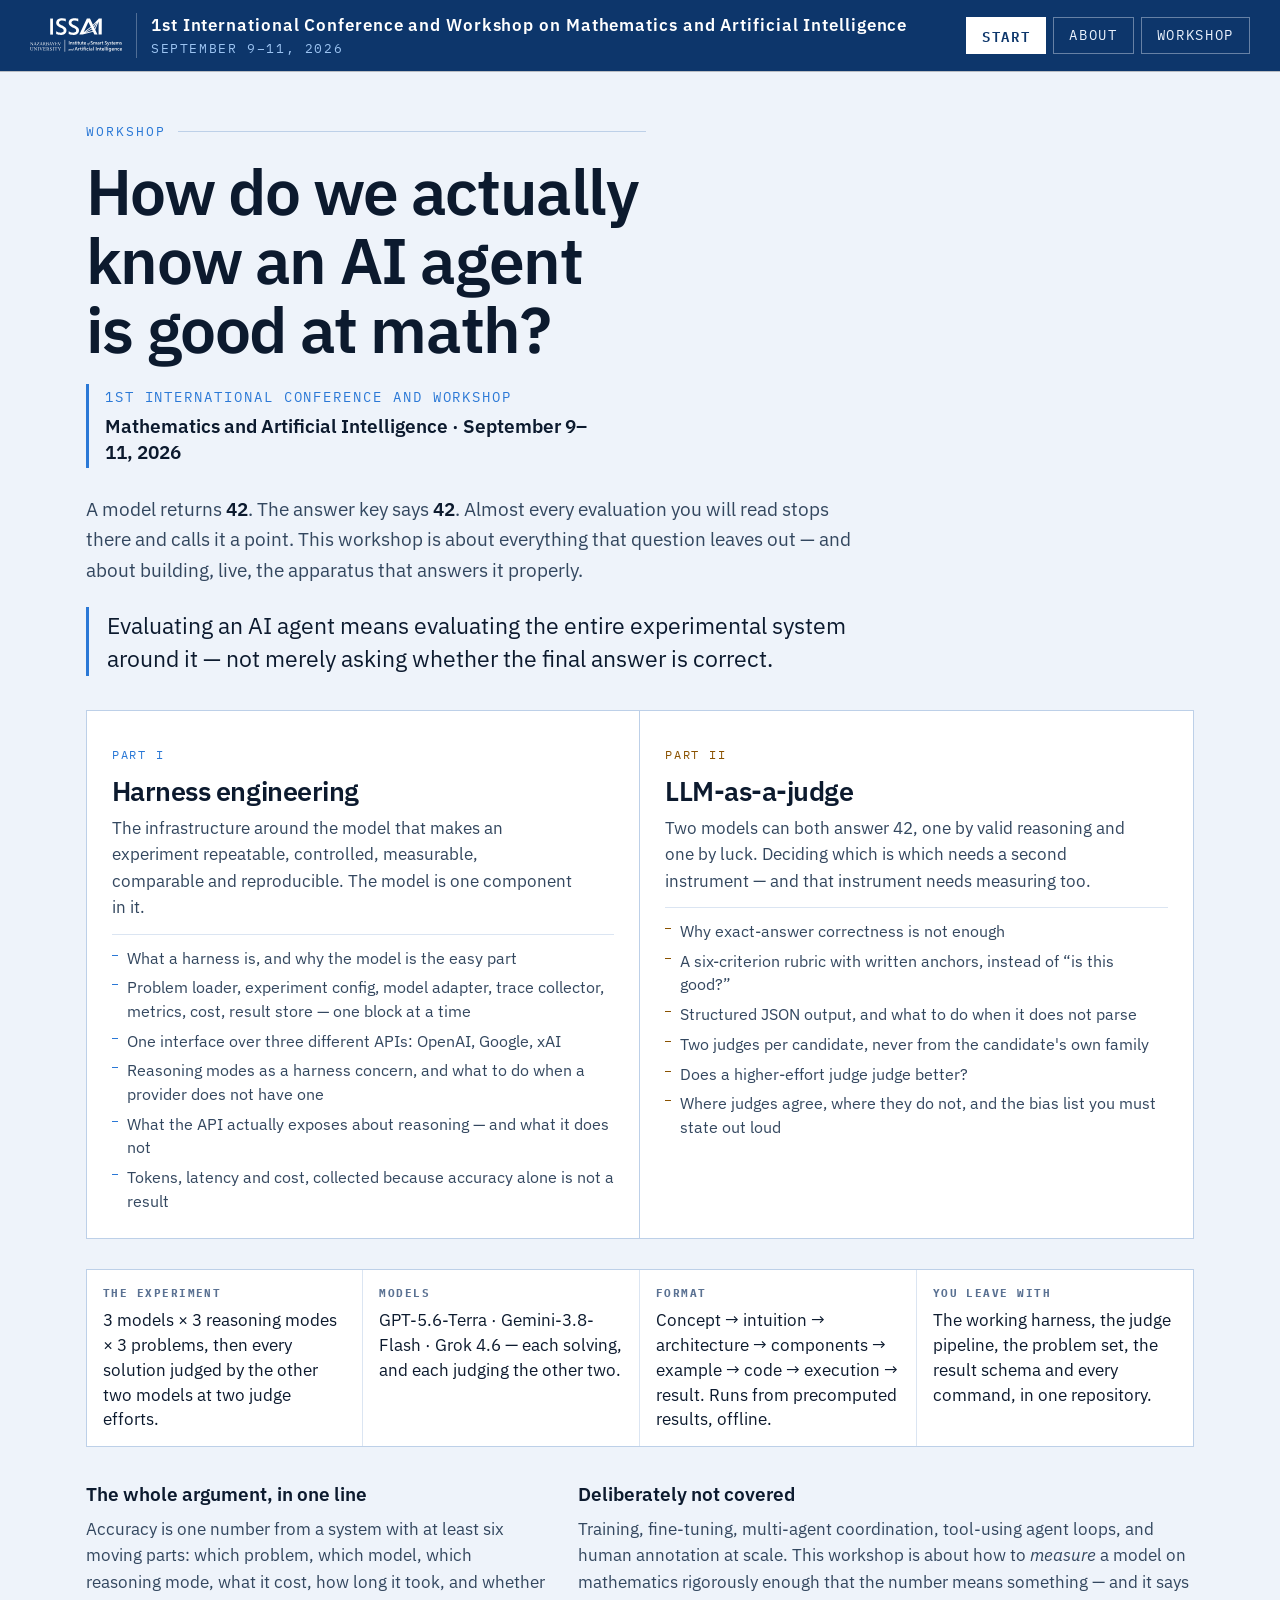
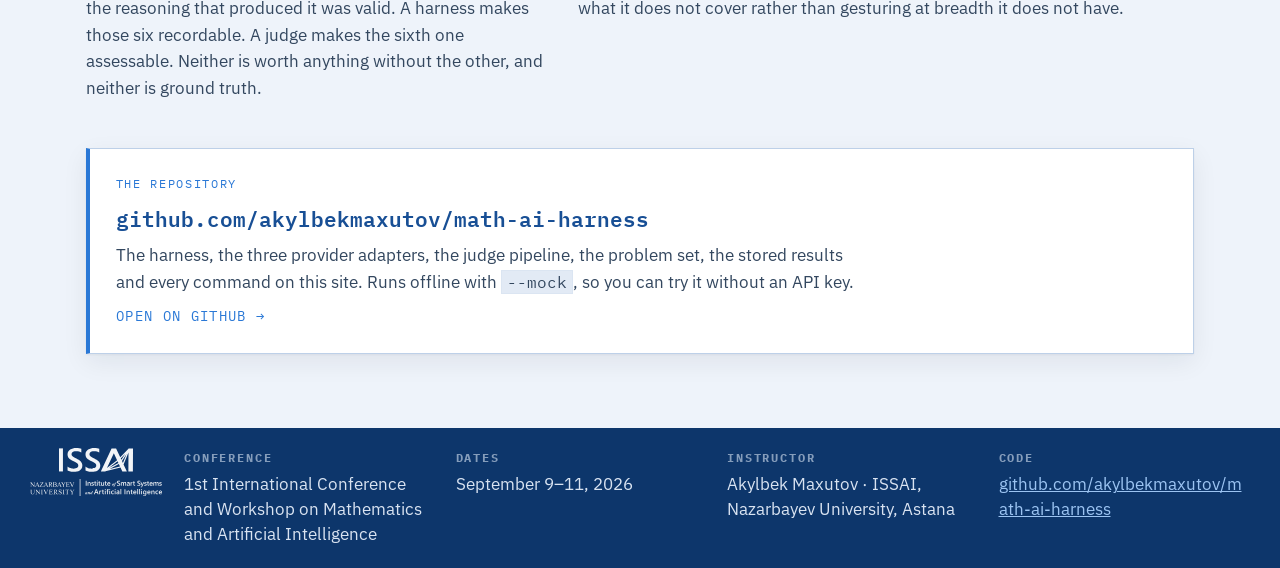
<file: index.html>
<!doctype html>
<html lang="en">
<head>
<meta charset="utf-8">
<meta name="viewport" content="width=device-width, initial-scale=1">
<title>How Do We Actually Know an AI Agent Is Good at Math?</title>
<meta name="description" content="Workshop at the 1st International Conference and Workshop on Mathematics and Artificial Intelligence, September 9–11, 2026.">
<link rel="preconnect" href="https://fonts.googleapis.com">
<link rel="preconnect" href="https://fonts.gstatic.com" crossorigin>
<link rel="stylesheet" href="https://fonts.googleapis.com/css2?family=IBM+Plex+Sans:wght@400;500;600;700&family=IBM+Plex+Mono:wght@400;500;600&display=swap">
<style>/* ==========================================================================
   1st International Conference and Workshop on Mathematics and AI
   How Do We Actually Know an AI Agent Is Good at Math?

   Colour carries meaning, never decoration:
     blue        the apparatus — deterministic, measured, reproducible
     amber       judged — an opinion, not a measurement
     green/red   pass / fail against the answer key
     series 1-3  the three models, in fixed order, never cycled

   The three series hues and the reasoning-mode ramp were validated with the
   data-viz checks (lightness band, chroma floor, protan/deutan separation,
   normal-vision floor, contrast) against THESE surfaces in both modes.
   Light-mode series-3 sits at 2.82:1, so every chart that uses it also ships
   direct value labels and a table view. Do not re-step these without re-running
   the validator.
   ========================================================================== */

:root{
  color-scheme:light;

  /* --- blue-dominant surfaces --- */
  --paper:#EEF3FA;          /* page plane */
  --surface:#FFFFFF;        /* card + chart surface (validated against) */
  --sunk:#E2EAF5;
  --raised:#F7FAFD;

  /* --- ink --- */
  --ink:#0C1A2E; --ink-2:#33475F; --meta:#5A7192;

  /* --- the apparatus blue --- */
  --blue:#184F95; --blue-2:#2A78D6; --blue-soft:#D8E6F9; --blue-deep:#0D366B;

  /* --- judged / uncertain --- */
  --amber:#8A5200; --amber-soft:#FBEEDC;

  /* --- outcome --- */
  --pass:#1F6B3D; --pass-soft:#DDEEE4;
  --fail:#96262C; --fail-soft:#F8E3E3;

  /* --- status (fixed, never themed; always with an icon + label) --- */
  --st-good:#0CA30C; --st-warn:#FAB219; --st-serious:#EC835A; --st-crit:#D03B3B;

  /* --- series: the three models, fixed order --- */
  --series-1:#2A78D6;   /* GPT-5.6-Terra   */
  --series-2:#EB6834;   /* Gemini-3.8-Flash */
  --series-3:#1BAF7A;   /* Grok 4.6        */

  /* --- ordinal: reasoning effort, one hue, light -> dark --- */
  --eff-low:#86B6EF; --eff-med:#3987E5; --eff-high:#184F95;

  /* --- chrome --- */
  --rule:#BDD0E8; --rule-soft:#DBE5F2; --grid:#E3EBF6; --flow:#5A7192;
  --code-bg:#0B1729; --code-fg:#D6E3F3; --code-dim:#6D8CB0;
  --code-kw:#93BCF5; --code-str:#E5AC7E; --code-com:#65809F;
  --code-def:#7ED6B8; --code-num:#D9AEEA;
  --shadow:0 1px 2px rgba(12,26,46,.05), 0 8px 24px rgba(12,26,46,.07);
  --sans:"IBM Plex Sans",system-ui,-apple-system,"Segoe UI",Roboto,Helvetica,Arial,sans-serif;
  --mono:"IBM Plex Mono",ui-monospace,SFMono-Regular,Menlo,Consolas,monospace;
  --rail:344px;
}

@media (prefers-color-scheme:dark){
  :root:not([data-theme="light"]){
    color-scheme:dark;
    --paper:#0A1220; --surface:#131E30; --sunk:#0E1827; --raised:#182741;
    --ink:#E7EEF8; --ink-2:#B6C6DA; --meta:#8DA2BE;
    --blue:#8FB8EC; --blue-2:#3987E5; --blue-soft:#16294A; --blue-deep:#AFCCF3;
    --amber:#E8A24A; --amber-soft:#3A2A14;
    --pass:#6CBF90; --pass-soft:#14301F; --fail:#E08A8F; --fail-soft:#341C1E;
    --series-1:#3987E5; --series-2:#D95926; --series-3:#199E70;
    /* On a dark surface a sequential ramp runs dark -> light, so higher effort stays
     the more prominent mark. Same three steps, re-stepped for the dark band and
     validated against #131E30 (monotone L, gaps >= 0.06, light end 2.06:1). */
  --eff-low:#184F95; --eff-med:#2A78D6; --eff-high:#86B6EF;
    --rule:#2A3E5C; --rule-soft:#1E2E47; --grid:#1C2B42; --flow:#93A8C4;
    --code-bg:#08111F; --code-fg:#D6E3F3;
    --shadow:0 1px 2px rgba(0,0,0,.45), 0 8px 24px rgba(0,0,0,.35);
  }
}
:root[data-theme="dark"]{
  color-scheme:dark;
  --paper:#0A1220; --surface:#131E30; --sunk:#0E1827; --raised:#182741;
  --ink:#E7EEF8; --ink-2:#B6C6DA; --meta:#8DA2BE;
  --blue:#8FB8EC; --blue-2:#3987E5; --blue-soft:#16294A; --blue-deep:#AFCCF3;
  --amber:#E8A24A; --amber-soft:#3A2A14;
  --pass:#6CBF90; --pass-soft:#14301F; --fail:#E08A8F; --fail-soft:#341C1E;
  --series-1:#3987E5; --series-2:#D95926; --series-3:#199E70;
  /* On a dark surface a sequential ramp runs dark -> light, so higher effort stays
     the more prominent mark. Same three steps, re-stepped for the dark band and
     validated against #131E30 (monotone L, gaps >= 0.06, light end 2.06:1). */
  --eff-low:#184F95; --eff-med:#2A78D6; --eff-high:#86B6EF;
  --rule:#2A3E5C; --rule-soft:#1E2E47; --grid:#1C2B42; --flow:#93A8C4;
  --code-bg:#08111F; --code-fg:#D6E3F3;
  --shadow:0 1px 2px rgba(0,0,0,.45), 0 8px 24px rgba(0,0,0,.35);
}

*{box-sizing:border-box}
html{scroll-behavior:smooth}
@media (prefers-reduced-motion:reduce){html{scroll-behavior:auto}}
html,body{margin:0;padding:0}
body{
  background:var(--paper);color:var(--ink);
  font-family:var(--sans);font-size:20.1px;line-height:1.55;
  -webkit-font-smoothing:antialiased;
}
img,svg{max-width:100%}
[hidden]{display:none !important}
:focus-visible{outline:2px solid var(--blue-2);outline-offset:3px}
::selection{background:var(--blue-soft);color:var(--ink)}

/* ==========================================================================
   CONFERENCE CHROME — the identity band, top and bottom
   ========================================================================== */
.band{background:var(--blue-deep);color:#EAF2FD;width:100%}
:root[data-theme="dark"] .band{background:#0B1A31}
@media (prefers-color-scheme:dark){:root:not([data-theme="light"]) .band{background:#0B1A31}}
.band--top{position:sticky;top:0;z-index:60;box-shadow:0 1px 0 rgba(0,0,0,.22)}
.band__in{
  max-width:1560px;margin:0 auto;padding:13px clamp(14px,2.6vw,30px);
  display:flex;align-items:center;gap:clamp(10px,1.8vw,22px);flex-wrap:wrap;
}
.band .logo{color:#FFFFFF}
.conf{display:flex;align-items:center;gap:14px;text-decoration:none;color:inherit;min-width:0}
.conf__txt{
  border-left:1px solid rgba(234,242,253,.3);padding-left:14px;min-width:0;
  font-family:var(--mono);font-size:13.4px;letter-spacing:.1em;text-transform:uppercase;
  color:rgba(234,242,253,.72);line-height:1.5;
}
.conf__txt b{
  display:block;color:#FFFFFF;font-weight:600;font-size:16.5px;letter-spacing:.055em;
  text-transform:none;font-family:var(--sans);
}
.conf__txt i{display:block;font-style:normal;color:#9CC4F2;letter-spacing:.12em}
.conf:hover .conf__txt b{color:#9CC4F2}

.navbtns{display:flex;gap:7px;margin-left:auto}
.navbtn{
  font-family:var(--mono);font-size:13.9px;letter-spacing:.12em;text-transform:uppercase;
  padding:7px 15px;border:1px solid rgba(234,242,253,.4);color:#EAF2FD;text-decoration:none;
  background:transparent;transition:background .15s,border-color .15s,color .15s;white-space:nowrap;
}
.navbtn:hover{background:rgba(234,242,253,.14);border-color:#FFF;color:#FFF}
.navbtn[aria-current="page"]{background:#FFF;border-color:#FFF;color:#0D366B;font-weight:600}

.band--bot{margin-top:clamp(34px,5vw,64px)}
.band--bot .band__in{padding-top:20px;padding-bottom:22px;align-items:flex-start}
.foot__cols{display:grid;grid-template-columns:repeat(auto-fit,minmax(180px,1fr));gap:20px;flex:1}
.fcol b{
  display:block;font-family:var(--mono);font-size:12.3px;letter-spacing:.15em;
  text-transform:uppercase;color:rgba(234,242,253,.55);margin-bottom:5px;
}
/* A URL is one long unbreakable token and the footer columns are narrow.
   Without a break it pushes the whole page sideways at ~1024px. */
.fcol span{font-size:16.5px;line-height:1.5;color:rgba(234,242,253,.92);display:block;
  overflow-wrap:break-word;min-width:0}
.fcol a{color:#9CC4F2;overflow-wrap:break-word}
.fcol{min-width:0}

/* ==========================================================================
   SIDEBAR — collapsible, nested, one active section
   ========================================================================== */
.shell{display:flex;align-items:flex-start;max-width:1560px;margin:0 auto;position:relative}

.rail{
  flex:0 0 var(--rail);width:var(--rail);
  position:sticky;top:52px;align-self:flex-start;
  height:calc(100vh - 52px);overflow-y:auto;overscroll-behavior:contain;
  background:var(--surface);border-right:1px solid var(--rule);
  transition:margin-left .22s ease, opacity .18s ease;
  z-index:50;
}
@media (prefers-reduced-motion:reduce){.rail{transition:none}}
body[data-rail="closed"] .rail{margin-left:calc(-1 * var(--rail));opacity:0;pointer-events:none}
.rail__head{
  position:sticky;top:0;background:var(--surface);z-index:2;
  padding:13px 16px 10px;border-bottom:1px solid var(--rule-soft);
  display:flex;align-items:baseline;gap:9px;
}
.rail__title{font-family:var(--mono);font-size:13.4px;letter-spacing:.15em;text-transform:uppercase;color:var(--meta)}
.rail__count{margin-left:auto;font-family:var(--mono);font-size:13.4px;color:var(--meta);font-variant-numeric:tabular-nums}
.rail__foot{padding:14px 16px 26px;border-top:1px solid var(--rule-soft);margin-top:10px}
.rail__foot p{font-size:13.8px;color:var(--meta);line-height:1.5;margin:0}

.nav__list{list-style:none;margin:0;padding:8px 0 4px}
.nav__sub{list-style:none;margin:0;padding:0 0 5px}
.nav__item--group.is-collapsed .nav__sub{display:none}
.nav__row{display:flex;align-items:stretch}
.nav__row .nav__link--top{flex:1;min-width:0}
.nav__link{
  display:flex;align-items:baseline;gap:10px;text-decoration:none;color:var(--ink-2);
  padding:7px 16px;font-size:16.6px;line-height:1.35;border-left:3px solid transparent;
}
.nav__link:hover{background:var(--sunk);color:var(--ink)}
.nav__link--top{font-weight:500}
.nav__num{
  font-family:var(--mono);font-size:12px;color:var(--meta);
  font-variant-numeric:tabular-nums;flex:0 0 auto;padding-top:2px;
}
.nav__label{min-width:0}
.nav__link--sub{
  padding:6px 18px 6px 48px;font-size:15.5px;color:var(--meta);
}
.nav__link--sub:hover{color:var(--ink)}
.nav__link.is-active{
  background:var(--blue-soft);color:var(--blue);border-left-color:var(--blue-2);font-weight:600;
}
.nav__link.is-active .nav__num{color:var(--blue-2)}
.nav__link--sub.is-active{background:var(--blue-soft);color:var(--blue);border-left-color:var(--blue-2)}
.nav__toggle{
  flex:0 0 34px;border:0;background:transparent;cursor:pointer;color:var(--meta);
  display:flex;align-items:center;justify-content:center;
}
.nav__toggle::before{
  content:"";width:0;height:0;border-left:4px solid currentColor;
  border-top:4px solid transparent;border-bottom:4px solid transparent;
  transform:rotate(90deg);transition:transform .16s ease;
}
.nav__toggle[aria-expanded="false"]::before{transform:rotate(0deg)}
.nav__toggle:hover{color:var(--blue-2);background:var(--sunk)}

.railbtn{
  display:inline-flex;align-items:center;gap:8px;
  font-family:var(--mono);font-size:13.9px;letter-spacing:.12em;text-transform:uppercase;
  padding:7px 13px;border:1px solid rgba(234,242,253,.4);color:#EAF2FD;background:transparent;
  cursor:pointer;transition:background .15s,border-color .15s;
}
.railbtn:hover{background:rgba(234,242,253,.14);border-color:#FFF}
.railbtn__i{display:flex;flex-direction:column;gap:2.5px}
.railbtn__i i{display:block;width:13px;height:1.5px;background:currentColor}

.railveil{display:none}
@media(max-width:1080px){
  .rail{
    position:fixed;top:52px;left:0;box-shadow:var(--shadow);
    height:calc(100vh - 52px);
  }
  body[data-rail="open"] .railveil{
    display:block;position:fixed;inset:52px 0 0 0;background:rgba(8,17,31,.45);z-index:45;
  }
}

/* ==========================================================================
   DOCUMENT
   ========================================================================== */
.doc{flex:1;min-width:0;padding:0 clamp(14px,2.8vw,38px) 10px;max-width:1180px;margin:0 auto}
.doc--wide{max-width:none}
.part{padding:clamp(30px,4vw,54px) 0 0;scroll-margin-top:74px}
.part--rule{border-top:1px solid var(--rule);margin-top:clamp(22px,3vw,38px)}
.sub{padding-top:clamp(22px,3vw,36px);scroll-margin-top:74px}

.partno{
  display:flex;align-items:center;gap:13px;margin:0 0 13px;
  font-family:var(--mono);font-size:12.6px;letter-spacing:.16em;text-transform:uppercase;color:var(--blue-2);
}
.partno b{
  font-size:13.2px;color:#FFF;background:var(--blue);padding:3px 9px;font-weight:600;letter-spacing:.1em;
}
:root[data-theme="dark"] .partno b{color:#0A1220}
@media (prefers-color-scheme:dark){:root:not([data-theme="light"]) .partno b{color:#0A1220}}
.partno::after{content:"";flex:1;height:1px;background:var(--rule)}
.partno--judge{color:var(--amber)}
.partno--judge b{background:var(--amber)}

h1,h2,h3,h4{font-family:var(--sans);margin:0;color:var(--ink);text-wrap:balance;font-weight:600}
h1{font-size:clamp(36.4px,4vw,62.8px);line-height:1.08;letter-spacing:-.022em}
h2{font-size:clamp(27.6px,2.6vw,41.5px);line-height:1.16;letter-spacing:-.018em;margin-bottom:12px}
h3{font-size:clamp(18.9px,1.5vw,22.6px);line-height:1.32}
h4{font-size:17px}
p{margin:0 0 13px;max-width:70ch}
.lede{font-size:clamp(18.9px,1.4vw,22.6px);color:var(--ink-2);line-height:1.6;max-width:66ch}
strong{font-weight:600;color:var(--ink)}
a{color:var(--blue)}
em{font-style:italic}
.eyebrow{
  font-family:var(--mono);font-size:12.6px;letter-spacing:.16em;text-transform:uppercase;
  color:var(--blue-2);display:flex;align-items:center;gap:12px;margin:0 0 15px;
}
.eyebrow::after{content:"";flex:1;height:1px;background:var(--rule)}
.eyebrow--judge{color:var(--amber)}
.quote{
  border-left:3px solid var(--blue-2);padding:2px 0 2px 18px;margin:0 0 20px;
  font-size:clamp(20.1px,1.8vw,26.4px);line-height:1.42;max-width:58ch;color:var(--ink);
}
.note{
  font-size:15.6px;line-height:1.65;color:var(--meta);
  border-top:1px dashed var(--rule);padding-top:10px;margin-top:16px;max-width:84ch;
}
.mono{font-family:var(--mono);font-size:.94em}
.scroll{overflow-x:auto}
/* Identifiers must not be broken across lines. A table of them scrolls instead —
   `gemini-3.8-flash` split over two rows is harder to read than a scrollbar.
   Scoped to .idtbl: tables of prose still need to wrap normally. */
.idtbl td,.idtbl th{white-space:nowrap}
.idtbl td.wrapok{white-space:normal;overflow-wrap:break-word;min-width:26ch}
.idtbl{min-width:100%}

/* An identifier is a single token: a model name, a field name, a status. Breaking
   one across lines costs more legibility than a scrollbar does. Anything wearing
   .mono in a table is an identifier; .wrapok opts back out for a long JSON body. */
td.mono:not(.wrapok),th.mono,td.nb{white-space:nowrap}
.tallscroll td,.tallscroll th{white-space:nowrap}
/* A long table that must stay clickable: capped in height and scrolled in place,
   so a detail panel rendered below it is still on screen after the click that
   asked for it. A 96-row table pushes its own detail off the bottom otherwise. */
.tallscroll{overflow:auto;max-height:min(58vh,520px);border:1px solid var(--rule-soft);background:var(--surface)}
.tallscroll table{margin:0;min-width:1320px}
.tallscroll thead th{position:sticky;top:0;background:var(--sunk);z-index:1;padding:9px 12px 9px 0}
.tallscroll thead th:first-child{padding-left:12px}
.tallscroll td:first-child{padding-left:12px}
.tallscroll tbody tr:hover{background:var(--blue-soft)}
.kbd{font-family:var(--mono);font-size:13.2px;border:1px solid var(--rule);
  border-bottom-width:2px;padding:1px 5px;color:var(--ink-2);background:var(--surface)}

/* ---------- layout helpers ---------- */
.grid{display:grid;gap:clamp(12px,1.5vw,18px)}
.g2{grid-template-columns:repeat(auto-fit,minmax(290px,1fr))}
.g3{grid-template-columns:repeat(auto-fit,minmax(215px,1fr))}
.g4{grid-template-columns:repeat(auto-fit,minmax(168px,1fr))}
/* an explicit two-up, for pairs nested inside an already-narrow column where
   auto-fit's minimum would force the row wider than its parent */
.gpair{grid-template-columns:repeat(2,minmax(0,1fr))}
@media(max-width:520px){.gpair{grid-template-columns:1fr}}
.pair{display:grid;grid-template-columns:minmax(0,.86fr) minmax(0,1.14fr);gap:clamp(16px,2.2vw,28px);align-items:start}
.pair--even{grid-template-columns:minmax(0,1fr) minmax(0,1fr)}
@media(max-width:900px){.pair,.pair--even{grid-template-columns:1fr}}

.card{background:var(--surface);border:1px solid var(--rule-soft);padding:16px 18px;box-shadow:var(--shadow)}
.card h3{margin-bottom:6px}
.card p{font-size:16.8px;color:var(--ink-2);margin:0;max-width:none}
.card p+p{margin-top:8px}
.card__k{font-family:var(--mono);font-size:12px;letter-spacing:.13em;text-transform:uppercase;color:var(--meta);display:block;margin-bottom:8px}
.card--blue{border-left:3px solid var(--blue-2)}
.card--judge{border-left:3px solid var(--amber)}

.tile{background:var(--surface);border:1px solid var(--rule-soft);padding:15px 17px;box-shadow:var(--shadow)}
.tile__n{font-size:clamp(30.2px,2.9vw,44px);font-weight:600;line-height:1.05;color:var(--blue);
  letter-spacing:-.02em;overflow-wrap:break-word;min-width:0}
.tile__l{font-family:var(--mono);font-size:12px;letter-spacing:.1em;text-transform:uppercase;color:var(--meta);margin-top:7px;line-height:1.55}
.tile--judge .tile__n{color:var(--amber)}
/* The four-questions tiles hold sentences, not labels. Uppercase mono at 11.6px
   in muted grey is the wrong instrument for that — it is built for a two-word
   caption. Sentence case, full ink, larger. */
.tile--q .tile__l{
  font-family:var(--sans);font-size:17px;letter-spacing:0;text-transform:none;
  color:var(--ink);line-height:1.45;margin-top:10px;
}
.tile--q .tile__l b{font-weight:600;color:var(--ink)}
.tile--q{padding:18px 20px}

.why{border-left:3px solid var(--blue-2);padding:1px 0 1px 15px;margin:0 0 15px}
.why h3{font-size:18.2px;margin-bottom:5px}
.why p{font-size:16.8px;color:var(--ink-2);margin:0}
.bad{border-left:3px solid var(--fail);padding:1px 0 1px 15px;margin:0 0 14px}
.good{border-left:3px solid var(--pass);padding:1px 0 1px 15px;margin:0 0 14px}
.bad .lbl,.good .lbl{font-family:var(--mono);font-size:12px;letter-spacing:.13em;text-transform:uppercase;display:block;margin-bottom:4px}
.bad .lbl{color:var(--fail)} .good .lbl{color:var(--pass)}
.bad p,.good p{font-size:16.8px;margin:0;line-height:1.5;color:var(--ink-2)}

.tag{display:inline-block;font-family:var(--mono);font-size:12px;letter-spacing:.1em;text-transform:uppercase;padding:3px 8px;border:1px solid var(--rule);color:var(--meta)}
.tag--blue{color:var(--blue);border-color:var(--blue)}
.tag--judge{color:var(--amber);border-color:var(--amber)}
.tag--fail{color:var(--fail);border-color:var(--fail)}
.tag--pass{color:var(--pass);border-color:var(--pass)}

table{border-collapse:collapse;width:100%;font-size:16.6px}
th,td{text-align:left;padding:8px 12px 8px 0;border-bottom:1px solid var(--rule-soft);vertical-align:top}
th{font-family:var(--mono);font-size:12px;letter-spacing:.11em;text-transform:uppercase;color:var(--meta);font-weight:500;border-bottom-color:var(--rule)}
td.num,th.num{font-family:var(--mono);font-variant-numeric:tabular-nums;text-align:right;padding-right:14px}

/* ==========================================================================
   CODE, EXPLANATION, TERMINAL, COMMANDS
   ========================================================================== */
.code{background:var(--code-bg);border:1px solid var(--rule);box-shadow:var(--shadow);margin:0}
.code__bar{display:flex;align-items:center;gap:12px;padding:7px 13px;border-bottom:1px solid rgba(255,255,255,.09);background:rgba(255,255,255,.03)}
.code__file{font-family:var(--mono);font-size:13.8px;color:#A6C6EC;font-weight:500}
.code__lines{font-family:var(--mono);font-size:12.9px;color:var(--code-dim);flex:0 0 auto}
.code__what{font-family:var(--mono);font-size:12px;letter-spacing:.1em;text-transform:uppercase;color:var(--code-dim);margin-left:auto;text-align:right}
/* A 143-line function is ~3,300px tall. Capped and scrolled, so a code block
   is a panel on the page rather than a section of it, and the prose after it
   stays reachable. */
.code pre{margin:0;padding:12px 15px;max-height:min(62vh,600px);overflow:auto;font-family:var(--mono);font-size:14.4px;line-height:1.62;color:var(--code-fg);tab-size:4}
.code pre code{font:inherit;color:inherit;white-space:pre-wrap;overflow-wrap:break-word}
.code .k{color:var(--code-kw)} .code .s{color:var(--code-str)}
.code .c{color:var(--code-com);font-style:italic}
.code .d{color:var(--code-def);font-weight:600}
.code .n{color:var(--code-num)}

.explain{border:1px solid var(--rule);border-top:0;background:var(--surface);padding:13px 15px 14px;margin:0 0 20px}
.explain__lead{font-size:16.8px;line-height:1.55;color:var(--ink);margin:0 0 11px;max-width:none}
.explain__lead b{color:var(--blue);font-weight:600}
.explain__pts{list-style:none;margin:0;padding:0;display:grid;gap:8px}
.explain__pts li{display:grid;grid-template-columns:minmax(118px,30%) 1fr;gap:12px;align-items:start;font-size:16px;line-height:1.5}
@media(max-width:560px){.explain__pts li{grid-template-columns:1fr;gap:2px}}
/* Column 1 is CAPPED. Left to size on its content, a long token like
   `{"effort": ..., "summary": "auto"}` takes most of the row and squeezes the
   explanation into a column so narrow it wraps one word per line. */
.explain__pts code{
  font-family:var(--mono);font-size:13.8px;color:var(--blue);background:var(--sunk);
  border:1px solid var(--rule-soft);padding:2px 6px;justify-self:start;
  white-space:normal;overflow-wrap:break-word;min-width:0;
}
.explain__pts span{color:var(--ink-2)}
.explain__pts b{color:var(--ink);font-weight:600}
.explain--judge{border-color:var(--amber)}
.explain--judge .explain__lead b{color:var(--amber)}
.explain--judge .explain__pts code{color:var(--amber)}

.term{background:#08111F;border:1px solid var(--rule);box-shadow:var(--shadow);margin:0}
.term__bar{display:flex;gap:6px;align-items:center;padding:7px 13px;border-bottom:1px solid rgba(255,255,255,.09);flex-wrap:wrap}
.term__dot{width:8px;height:8px;border-radius:50%;background:#2C4160}
.term__cmd{font-family:var(--mono);font-size:13.8px;color:#A6C6EC;margin-left:8px;overflow-wrap:break-word;min-width:0}
.term pre{margin:0;padding:12px 15px;max-height:min(55vh,520px);overflow:auto;font-family:var(--mono);font-size:14.4px;line-height:1.6;color:#C2D3E8;white-space:pre;tab-size:4}
.term .g{color:#6CC79C} .term .y{color:#E5BC70} .term .dimtxt{color:#5A7391}

.copy{
  margin-left:auto;font-family:var(--mono);font-size:11.3px;letter-spacing:.13em;text-transform:uppercase;
  padding:4px 9px;border:1px solid rgba(166,198,236,.4);background:transparent;color:#A6C6EC;
  cursor:pointer;transition:background .14s,color .14s,border-color .14s;flex:0 0 auto;
}
.copy:hover{background:rgba(166,198,236,.16);color:#FFF;border-color:#A6C6EC}
.copy.is-done{color:#6CC79C;border-color:#6CC79C}

.cmd{margin:0 0 9px}
.cmd__bar{
  display:grid;grid-template-columns:auto minmax(0,1fr) auto;gap:6px 11px;align-items:baseline;
  background:var(--code-bg);border:1px solid var(--rule);padding:9px 13px;
}
.cmd__p{font-family:var(--mono);font-size:14.4px;color:#6CC79C}
.cmd__t{
  font-family:var(--mono);font-size:15.1px;color:#DCE8F7;
  white-space:pre-wrap;overflow-wrap:break-word;   /* wrap, never scroll out of reach */
}
.cmd__what{
  grid-column:2;font-family:var(--mono);font-size:12px;letter-spacing:.1em;
  text-transform:uppercase;color:var(--code-dim);
}
.cmd__bar .copy{grid-column:3;grid-row:1;align-self:start;margin-left:0}
.cmdgroup{margin:0 0 20px}
.cmdgroup h4{font-family:var(--mono);font-size:12px;letter-spacing:.13em;text-transform:uppercase;color:var(--meta);margin:0 0 8px}

/* ---------- collapsed code ---------- */
.codebox{border:1px solid var(--rule);background:var(--surface);margin:0 0 12px;box-shadow:var(--shadow)}
.codebox>summary{
  cursor:pointer;list-style:none;display:flex;align-items:baseline;gap:12px;flex-wrap:wrap;
  padding:12px 15px;font-family:var(--mono);font-size:14.4px;color:var(--blue);
}
.codebox>summary::-webkit-details-marker{display:none}
.codebox>summary::before{content:"▸";color:var(--meta);font-size:12px;flex:0 0 auto}
.codebox[open]>summary::before{content:"▾"}
.codebox>summary:hover{background:var(--sunk)}
.codebox[open]>summary{border-bottom:1px solid var(--rule);background:var(--sunk)}
.codebox__f{font-weight:600;color:var(--blue)}
.codebox__s{color:var(--ink-2)}
.codebox__s::before{content:"· "}
.codebox__n{color:var(--meta);font-size:12.9px}
.codebox__what{
  margin-left:auto;font-size:11.9px;letter-spacing:.1em;text-transform:uppercase;
  color:var(--meta);text-align:right;
}
.codebox__b .code{border:0;box-shadow:none}
/* the summary already names the file, the symbol and the length */
.codebox__b .code__bar{display:none}
.codebox__b .explain{border:0;border-top:1px solid var(--rule);margin:0}
/* inside a build-step panel the box supplies its own frame */
.step__code .codebox{border:0;margin:0;box-shadow:none}

details.more{border:1px solid var(--rule);background:var(--surface);margin:0 0 18px}
details.more>summary{
  cursor:pointer;padding:10px 14px;font-family:var(--mono);font-size:13.8px;letter-spacing:.1em;
  text-transform:uppercase;color:var(--blue);display:flex;gap:11px;align-items:center;list-style:none;
}
details.more>summary::-webkit-details-marker{display:none}
details.more>summary::before{content:"▸";color:var(--meta);font-size:12.6px}
details.more[open]>summary::before{content:"▾"}
details.more>summary:hover{background:var(--sunk)}
details.more .inner{padding:0 14px 14px}
details.more .inner>.explain:last-child{margin-bottom:0}

/* ==========================================================================
   DIAGRAMS — HTML/CSS/SVG, responsive, one visual language
   ========================================================================== */
.fig{background:var(--surface);border:1px solid var(--rule);box-shadow:var(--shadow);padding:clamp(14px,2vw,22px);margin:0 0 18px}
.fig__cap{font-family:var(--mono);font-size:12px;letter-spacing:.13em;text-transform:uppercase;color:var(--meta);
  margin:0 0 14px;display:flex;gap:10px;align-items:baseline;flex-wrap:wrap}
.fig__cap b{color:var(--blue);font-weight:600}
.fig__cap--judge b{color:var(--amber)}
.fig__note{font-size:14.8px;color:var(--meta);line-height:1.5;margin:13px 0 0;padding-top:10px;border-top:1px dashed var(--rule)}

/* a node in any pipeline */
.nd{
  border:1px solid var(--rule);background:var(--raised);padding:9px 12px;text-align:center;
  display:flex;flex-direction:column;gap:3px;min-width:0;
}
.nd b{font-family:var(--mono);font-size:13.8px;color:var(--ink);font-weight:600;line-height:1.3}
.nd span{font-size:13.2px;color:var(--meta);line-height:1.35}
.nd--in{border-color:var(--rule);background:var(--sunk)}
.nd--core{border-color:var(--blue-2);background:var(--blue-soft)}
.nd--core b{color:var(--blue)}
.nd--model{border-color:var(--blue);background:var(--blue);color:#FFF}
.nd--model b,.nd--model span{color:#FFF}
:root[data-theme="dark"] .nd--model{background:var(--blue-2)}
@media (prefers-color-scheme:dark){:root:not([data-theme="light"]) .nd--model{background:var(--blue-2)}}
.nd--judge{border-color:var(--amber);background:var(--amber-soft)}
.nd--judge b{color:var(--amber)}
.nd--out{border-color:var(--pass);background:var(--pass-soft)}
.nd--out b{color:var(--pass)}
.nd--off{border-style:dashed;opacity:.6}
.nd--s1{border-color:var(--series-1);border-left-width:3px}
.nd--s2{border-color:var(--series-2);border-left-width:3px}
.nd--s3{border-color:var(--series-3);border-left-width:3px}

/* vertical stack with arrows */
.stackfig{display:grid;justify-items:center;gap:0}
.stackfig .nd{width:min(100%,330px)}
.dn{width:2px;height:18px;background:var(--flow);position:relative}
.dn::after{content:"";position:absolute;bottom:0;left:50%;transform:translateX(-50%);
  border-left:5px solid transparent;border-right:5px solid transparent;border-top:6px solid var(--flow)}

/* horizontal row with arrows */
.rowfig{display:flex;align-items:stretch;gap:0;min-width:0;overflow-x:auto;padding-bottom:4px}
.rowfig .nd{flex:1 1 0;min-width:118px}
.rt{flex:0 0 22px;display:flex;align-items:center;justify-content:center;color:var(--flow);font-weight:600;font-size:17.7px}

/* fan-out: one parent, N children */
.fan{display:grid;gap:0;justify-items:center}
.fan__top{width:min(100%,340px)}
.fan__bar{width:100%;height:22px;position:relative}
.fan__bar::before{content:"";position:absolute;top:0;left:50%;width:2px;height:11px;background:var(--flow)}
.fan__bar::after{content:"";position:absolute;top:11px;left:12.5%;right:12.5%;height:2px;background:var(--flow)}
.fan__legs{display:grid;grid-template-columns:repeat(3,1fr);gap:clamp(8px,1.4vw,16px);width:100%}
.fan__legs--2{grid-template-columns:repeat(2,1fr);max-width:640px}
.fan__leg{display:grid;justify-items:stretch;gap:0}
.fan__leg .dn{justify-self:center}
@media(max-width:640px){.fan__legs{grid-template-columns:1fr}.fan__bar{display:none}}

/* the big harness architecture diagram */
.arch{display:grid;gap:0;justify-items:center}
.arch__row{display:grid;gap:clamp(8px,1.2vw,14px);width:100%;justify-items:stretch}
.arch__row--3{grid-template-columns:repeat(3,1fr)}
.arch__row--1{max-width:380px}
.arch__split{width:100%;height:26px;position:relative}
.arch__split::before{content:"";position:absolute;top:0;left:50%;width:2px;height:12px;background:var(--flow)}
.arch__split::after{content:"";position:absolute;top:12px;left:16.6%;right:16.6%;height:2px;background:var(--flow)}
.arch__legs{display:grid;grid-template-columns:repeat(3,1fr);gap:clamp(8px,1.2vw,14px);width:100%}
.arch__legs .dn{justify-self:center}
.arch__merge{width:100%;height:26px;position:relative}
.arch__merge::before{content:"";position:absolute;top:0;left:16.6%;right:16.6%;height:2px;background:var(--flow)}
.arch__merge::after{content:"";position:absolute;top:0;left:50%;width:2px;height:26px;background:var(--flow)}
@media(max-width:700px){
  .arch__row--3,.arch__legs{grid-template-columns:1fr}
  .arch__split,.arch__merge{height:14px}
  .arch__split::after,.arch__merge::before{display:none}
}

/* the experiment matrix grid */
.mx{width:100%;border-collapse:separate;border-spacing:2px;min-width:520px}
.mx th{font-family:var(--mono);font-size:12px;letter-spacing:.1em;text-transform:uppercase;color:var(--meta);padding:6px 8px;border:0;text-align:center}
.mx th.rowh{text-align:right;padding-right:12px;white-space:nowrap;color:var(--ink);font-size:13.2px;letter-spacing:.04em;text-transform:none;font-weight:600}
.mx td{padding:0;border:0}
.cell{
  display:flex;flex-direction:column;align-items:center;justify-content:center;gap:2px;
  padding:11px 8px;min-height:60px;border:1px solid var(--rule-soft);background:var(--surface);
}
.cell b{font-family:var(--mono);font-size:12.6px;font-weight:600}
.cell span{font-family:var(--mono);font-size:11.3px;color:var(--meta)}
.cell--low{background:color-mix(in srgb,var(--eff-low) 22%,var(--surface));border-color:var(--eff-low)}
.cell--medium{background:color-mix(in srgb,var(--eff-med) 22%,var(--surface));border-color:var(--eff-med)}
.cell--high{background:color-mix(in srgb,var(--eff-high) 22%,var(--surface));border-color:var(--eff-high)}
.cell--low b,.cell--medium b,.cell--high b{color:var(--ink)}
.cell--none{
  background:repeating-linear-gradient(135deg,transparent,transparent 5px,var(--rule-soft) 5px,var(--rule-soft) 6px);
  border-style:dashed;border-color:var(--rule);
}
.cell--none b{color:var(--meta);font-weight:500}
.cell--none span{color:var(--meta)}

/* legend, shared by diagrams and charts */
.legend{display:flex;gap:16px;flex-wrap:wrap;padding:10px 2px 0;font-family:var(--mono);font-size:13.2px;color:var(--ink-2);align-items:center}
.legend i{display:inline-block;width:11px;height:11px;vertical-align:-1px;margin-right:6px;border-radius:2px}
.legend .l1{background:var(--series-1)} .legend .l2{background:var(--series-2)} .legend .l3{background:var(--series-3)}
.legend .e1{background:var(--eff-low)} .legend .e2{background:var(--eff-med)} .legend .e3{background:var(--eff-high)}
.legend .lx{background:repeating-linear-gradient(135deg,transparent,transparent 3px,var(--rule) 3px,var(--rule) 4px);border:1px dashed var(--rule)}

/* ==========================================================================
   CHARTS — one measure per chart, direct labels, table view alongside
   ========================================================================== */
.chart{background:var(--surface);border:1px solid var(--rule-soft);padding:15px 16px 10px;box-shadow:var(--shadow)}
.chart__h{display:flex;align-items:baseline;gap:11px;margin:0 0 4px;flex-wrap:wrap}
.chart__h h4{font-size:17px;font-weight:600}
.chart__h span{font-family:var(--mono);font-size:12px;letter-spacing:.1em;text-transform:uppercase;color:var(--meta);margin-left:auto}
.chart svg{display:block;width:100%;height:auto;overflow:visible}
.chart .ax{stroke:var(--rule);stroke-width:1}
.chart .gr{stroke:var(--grid);stroke-width:1}
.chart .tk{fill:var(--meta);font-family:var(--mono);font-size:11.3px}
.chart .vl{fill:var(--ink);font-family:var(--mono);font-size:12px;font-weight:600}
.chart .cat{fill:var(--ink-2);font-family:var(--mono);font-size:12px}
.chart__tbl{margin-top:10px;border-top:1px dashed var(--rule);padding-top:8px}
.chart__tbl summary{
  cursor:pointer;font-family:var(--mono);font-size:12px;letter-spacing:.12em;
  text-transform:uppercase;color:var(--meta);list-style:none;
}
.chart__tbl summary::-webkit-details-marker{display:none}
.chart__tbl summary::before{content:"▸ ";color:var(--meta)}
.chart__tbl[open] summary::before{content:"▾ "}
.chart__tbl table{margin-top:9px;font-size:15.1px}

.failgrp{border:1px solid var(--rule);background:var(--surface);padding:12px 14px;margin:0 0 10px}
.failgrp__h{display:flex;align-items:center;gap:10px;flex-wrap:wrap;margin-bottom:7px}
.failgrp__h b{font-family:var(--mono);font-size:13.8px;color:var(--ink)}
.failgrp__n{margin-left:auto;font-family:var(--mono);font-size:12.6px;color:var(--meta)}
.failgrp__m{font-family:var(--mono);font-size:14.4px;color:var(--fail);margin:0 0 8px;overflow-wrap:break-word;max-width:none}
.failgrp ul{list-style:none;margin:0;padding:0;display:grid;gap:3px;border-top:1px dashed var(--rule);padding-top:8px}
.failgrp li{font-family:var(--mono);font-size:13.8px;color:var(--ink-2)}

/* ==========================================================================
   RESULTS INTERFACE
   ========================================================================== */
.simbanner{
  display:flex;gap:13px;align-items:flex-start;border:1px solid var(--st-warn);
  background:var(--amber-soft);padding:13px 16px;margin:0 0 20px;
}
.simbanner__i{
  flex:0 0 auto;width:19px;height:19px;border-radius:50%;background:var(--st-warn);color:#1A1300;
  display:flex;align-items:center;justify-content:center;font-weight:700;font-size:16.4px;
}
.simbanner b{display:block;font-size:15.6px;color:var(--ink);margin-bottom:3px}
.simbanner p{margin:0;font-size:15.5px;color:var(--ink-2);line-height:1.5;max-width:none}

.picker{
  display:grid;grid-template-columns:repeat(auto-fit,minmax(275px,1fr));gap:14px;
  background:var(--surface);border:1px solid var(--rule);padding:14px 16px;margin:0 0 16px;
}
.picker label{display:block;font-family:var(--mono);font-size:12.9px;letter-spacing:.13em;text-transform:uppercase;color:var(--meta);margin-bottom:6px}
.picker select{
  width:100%;font-family:var(--mono);font-size:17.5px;padding:11px 12px;
  border:1px solid var(--rule);background:var(--raised);color:var(--ink);
}
.picker select:disabled{opacity:.45;cursor:not-allowed}
.picker__hint{grid-column:1/-1;font-size:14.4px;color:var(--meta);margin:0}

.panel{background:var(--surface);border:1px solid var(--rule);box-shadow:var(--shadow);margin:0 0 16px}
.panel__h{
  display:flex;align-items:center;gap:12px;flex-wrap:wrap;padding:11px 16px;
  background:var(--sunk);border-bottom:1px solid var(--rule);
}
.panel__h h3{font-size:17.7px}
.panel__h .tag{margin-left:auto}
.panel__b{padding:15px 16px}
.panel__b>:last-child{margin-bottom:0}

.kv{display:grid;grid-template-columns:repeat(auto-fit,minmax(178px,1fr));gap:0;border:1px solid var(--rule-soft)}
.kv>div{padding:10px 12px;border-right:1px solid var(--rule-soft);border-bottom:1px solid var(--rule-soft)}
/* A row whose value is a long literal (a JSON request body) needs the whole
   width; in a 128px auto-fit cell it stacks one token per line. */
.kv__wide{grid-column:1/-1}
.kv b{display:block;font-family:var(--mono);font-size:10.7px;letter-spacing:.13em;text-transform:uppercase;color:var(--meta);margin-bottom:4px}
.kv span{font-family:var(--mono);font-size:17px;color:var(--ink);font-variant-numeric:tabular-nums;
  display:block;overflow-wrap:break-word;line-height:1.4}
.kv span.na{color:var(--meta);font-size:14.4px}
.kv .ok{color:var(--pass);font-weight:600}
.kv .no{color:var(--fail);font-weight:600}

.sol{
  background:var(--code-bg);color:var(--code-fg);font-family:var(--mono);font-size:14.4px;
  line-height:1.6;padding:13px 15px;white-space:pre-wrap;overflow-wrap:normal;
  max-height:340px;overflow:auto;border:1px solid var(--rule);
}
.sol--sum{background:var(--amber-soft);color:var(--ink);border-color:var(--amber)}
.exposure{display:flex;gap:9px;align-items:center;font-size:15.1px;color:var(--ink-2);margin:0 0 9px}
.exposure b{font-family:var(--mono);font-size:11.3px;letter-spacing:.12em;text-transform:uppercase;padding:3px 8px;border:1px solid currentColor}
.exposure b.summary{color:var(--amber)} .exposure b.token_count_only{color:var(--blue)} .exposure b.none{color:var(--meta)}

/* rubric bars */
.rub{display:grid;gap:7px}
.rubrow{display:grid;grid-template-columns:minmax(88px,auto) 1fr auto;gap:11px;align-items:center;font-size:15.1px}
.rubrow__l{font-family:var(--mono);font-size:13.2px;color:var(--meta);white-space:nowrap}
.rubrow__t{height:15px;background:var(--sunk);border:1px solid var(--rule-soft);position:relative;display:flex}
.rubrow__f{background:var(--blue-2);height:100%}
.rubrow__f--b{background:var(--amber)}
.rubrow__v{font-family:var(--mono);font-size:13.8px;font-variant-numeric:tabular-nums;color:var(--ink);white-space:nowrap}
.rubrow__v i{font-style:normal;color:var(--meta)}

/* judge side-by-side */
.judges2{display:grid;grid-template-columns:1fr 1fr;gap:0;border:1px solid var(--rule)}
@media(max-width:820px){.judges2{grid-template-columns:1fr}}
.jcol{background:var(--surface);padding:14px 16px}
.jcol+.jcol{border-left:1px solid var(--rule)}
@media(max-width:820px){.jcol+.jcol{border-left:0;border-top:1px solid var(--rule)}}
.jcol__h{display:flex;align-items:baseline;gap:9px;margin:0 0 11px;flex-wrap:wrap}
.jcol__h b{font-size:17px;color:var(--ink)}
.jcol__h span{font-family:var(--mono);font-size:12px;letter-spacing:.1em;text-transform:uppercase;color:var(--meta)}
.keypts{margin:0 0 10px;border-left:3px solid var(--amber);padding:2px 0 2px 13px}
.keypts>b{display:block;font-family:var(--mono);font-size:11.3px;letter-spacing:.13em;text-transform:uppercase;color:var(--amber);margin-bottom:6px}
.keypts ol{margin:0;padding-left:17px;display:grid;gap:5px}
.keypts li{font-size:15.5px;line-height:1.5;color:var(--ink-2)}
.keypts li::marker{color:var(--amber);font-family:var(--mono);font-size:12.6px}
.jcol__x{font-size:15.5px;color:var(--ink-2);line-height:1.55;margin:11px 0 0;border-top:1px dashed var(--rule);padding-top:9px}

/* agreement indicators — status colour ALWAYS with an icon and a word */
.agree{display:grid;gap:0;border:1px solid var(--rule)}
.agrow{display:grid;grid-template-columns:minmax(124px,1fr) minmax(72px,.8fr) minmax(72px,.8fr) minmax(124px,.9fr);
  gap:0;align-items:center;border-bottom:1px solid var(--rule-soft);background:var(--surface)}
.agrow:last-child{border-bottom:0}
.agrow--h{background:var(--sunk)}
.agrow>div{padding:9px 12px;white-space:nowrap;font-size:15.5px}
.agrow--h>div{font-family:var(--mono);font-size:10.7px;letter-spacing:.13em;text-transform:uppercase;color:var(--meta)}
.agrow .n{font-family:var(--mono);font-variant-numeric:tabular-nums;text-align:center;font-size:15.6px;
  overflow-wrap:break-word;line-height:1.35}
.badge{display:inline-flex;align-items:center;gap:6px;font-family:var(--mono);font-size:12.6px;letter-spacing:.08em;text-transform:uppercase;font-weight:600}
.badge__i{width:14px;height:14px;flex:0 0 auto;display:flex;align-items:center;justify-content:center;border-radius:50%;font-size:11.3px;color:#0B0B0B;font-weight:700}
.badge--exact .badge__i{background:var(--st-good);color:#fff} .badge--exact{color:var(--pass)}
.badge--close .badge__i{background:var(--st-good);color:#fff} .badge--close{color:var(--pass)}
.badge--moderate .badge__i{background:var(--st-warn)} .badge--moderate{color:var(--amber)}
.badge--low .badge__i{background:var(--st-crit);color:#fff} .badge--low{color:var(--fail)}
.badge--na .badge__i{background:var(--meta);color:#fff} .badge--na{color:var(--meta)}

.verdictpill{font-family:var(--mono);font-size:12.6px;letter-spacing:.1em;text-transform:uppercase;padding:3px 9px;border:1px solid currentColor;font-weight:600}
.verdictpill--pass{color:var(--pass)} .verdictpill--fail{color:var(--fail)}

/* ==========================================================================
   ADVANTAGES / LIMITATIONS
   ========================================================================== */
.twocol{display:grid;grid-template-columns:1fr 1fr;gap:0;border:1px solid var(--rule)}
@media(max-width:760px){.twocol{grid-template-columns:1fr}}
.twocol__c{background:var(--surface);padding:16px 18px}
.twocol__c+.twocol__c{border-left:1px solid var(--rule)}
@media(max-width:760px){.twocol__c+.twocol__c{border-left:0;border-top:1px solid var(--rule)}}
.twocol__h{font-family:var(--mono);font-size:12.6px;letter-spacing:.13em;text-transform:uppercase;margin:0 0 13px;color:var(--pass)}
.twocol__c--bad .twocol__h{color:var(--fail)}
.twocol ul{list-style:none;margin:0;padding:0;display:grid;gap:9px}
.twocol li{font-size:16.1px;line-height:1.5;padding-left:19px;position:relative;color:var(--ink-2)}
.twocol li b{color:var(--ink);font-weight:600;display:block}
.twocol li::before{position:absolute;left:0;content:"+";color:var(--pass);font-weight:700;font-family:var(--mono)}
.twocol__c--bad li::before{content:"−";color:var(--fail)}

.cl{display:grid;counter-reset:cl;margin:0;padding:0}
/* The number is positioned, NOT a grid column. A grid row here splits an item
   like `<b>Lead.</b> body text` into separate grid items — the bold becomes one,
   the text becomes another, and the text lands back in the 26px counter column
   and wraps one word per line. Absolute positioning keeps the item's content a
   single normal flow, so any mix of inline markup wraps correctly. */
.cl li{
  list-style:none;counter-increment:cl;position:relative;
  padding:9px 0 9px 38px;border-bottom:1px solid var(--rule-soft);
  font-size:16.6px;line-height:1.62;max-width:74ch;
}
.cl li::before{
  content:counter(cl,decimal-leading-zero);position:absolute;left:0;top:11px;
  font-family:var(--mono);font-size:12.6px;color:var(--meta);font-variant-numeric:tabular-nums;
}
.cl li b{color:var(--ink)}
.cl--judge li::before{color:var(--amber)}
.cl b{color:var(--ink)}

/* the quality-dimension tree */
.dims{display:grid;justify-items:center;gap:0}
.dims__legs{display:grid;grid-template-columns:repeat(3,1fr);gap:clamp(8px,1.4vw,16px);width:100%}
@media(max-width:640px){.dims__legs{grid-template-columns:1fr}}
.dims__sub{display:grid;grid-template-columns:repeat(3,1fr);gap:6px;width:100%;margin-top:0}
.dims__sub .nd{padding:7px 8px}
.dims__sub .nd b{font-size:12.6px}

/* ==========================================================================
   APPENDIX — every component, every line, each one explained
   ========================================================================== */
.filehead{display:flex;align-items:baseline;gap:14px;flex-wrap:wrap;border-bottom:2px solid var(--blue);padding-bottom:9px;margin-bottom:18px}
.filehead__p{font-family:var(--mono);font-size:clamp(18.9px,1.8vw,25.1px);font-weight:600;color:var(--blue)}
.filehead__m{font-family:var(--mono);font-size:12.6px;letter-spacing:.1em;text-transform:uppercase;color:var(--meta);margin-left:auto}
.fullfile{display:grid;gap:18px}
.comp{display:grid;grid-template-columns:minmax(0,1.25fr) minmax(0,1fr);gap:0;border:1px solid var(--rule);background:var(--surface)}
@media(max-width:900px){.comp{grid-template-columns:1fr}}
.comp__h{grid-column:1/-1;display:flex;align-items:center;gap:11px;flex-wrap:wrap;padding:7px 13px;background:var(--sunk);border-bottom:1px solid var(--rule)}
.comp__kind{font-family:var(--mono);font-size:11.3px;letter-spacing:.13em;text-transform:uppercase;color:#FFF;background:var(--blue);padding:2px 7px}
:root[data-theme="dark"] .comp__kind{color:#0A1220}
@media (prefers-color-scheme:dark){:root:not([data-theme="light"]) .comp__kind{color:#0A1220}}
.comp--class .comp__kind{background:var(--amber)}
.comp--const .comp__kind,.comp--imports .comp__kind,.comp--docstring .comp__kind,
.comp--bootstrap .comp__kind,.comp--main .comp__kind,.comp--file .comp__kind{background:var(--meta)}
.comp__name{font-family:var(--mono);font-size:15.6px;font-weight:600;color:var(--ink)}
.comp__lines{font-family:var(--mono);font-size:12.6px;color:var(--meta);margin-left:auto;font-variant-numeric:tabular-nums}
.code--comp{border:0;box-shadow:none;border-right:1px solid var(--rule)}
@media(max-width:900px){.code--comp{border-right:0;border-bottom:1px solid var(--rule)}}
.code--comp pre{padding:12px 14px;font-size:13.8px;line-height:1.6}
.comp__x{padding:13px 16px;background:var(--surface)}
.comp__x p{font-size:16.2px;line-height:1.6;color:var(--ink-2);margin:0;max-width:none}
.comp__x code{font-family:var(--mono);font-size:13.8px;color:var(--blue);background:var(--sunk);border:1px solid var(--rule-soft);padding:1px 4px}
.cite{margin-top:11px !important;padding-top:9px;border-top:1px dashed var(--rule);font-family:var(--mono);font-size:13.2px;line-height:1.55;color:var(--amber) !important;display:flex;gap:9px;align-items:baseline}
.cite span{font-size:10.7px;letter-spacing:.14em;text-transform:uppercase;color:var(--meta);flex:0 0 auto;border:1px solid var(--rule);padding:1px 5px}
details.file{border:1px solid var(--rule);background:var(--surface);margin-bottom:8px}
details.file>summary{cursor:pointer;padding:10px 14px;font-family:var(--mono);font-size:15.1px;color:var(--blue);display:flex;gap:12px;align-items:center;list-style:none}
details.file>summary::-webkit-details-marker{display:none}
details.file>summary::before{content:"▸";color:var(--meta);font-size:12.6px}
details.file[open]>summary::before{content:"▾"}
details.file>summary b{margin-left:auto;font-family:var(--mono);font-size:12px;color:var(--meta);font-weight:400;letter-spacing:.08em}
details.file>summary:hover{background:var(--sunk)}
details.file .fullfile{padding:0 14px 16px}
details.file .filehead{display:none}
.pkgh{display:flex;align-items:baseline;gap:12px;margin:22px 0 10px}
.pkgh h3{font-family:var(--mono);font-size:16.4px;color:var(--blue)}
.pkgh span{font-size:14.4px;color:var(--meta)}

/* ==========================================================================
   INDEX + ABOUT
   ========================================================================== */
/* -- the repository card on the start page -- */
.repo{
  display:grid;gap:8px;margin-top:clamp(22px,3vw,34px);padding:clamp(18px,2.4vw,26px);
  background:var(--surface);border:1px solid var(--rule);border-left:4px solid var(--blue-2);
  box-shadow:var(--shadow);text-decoration:none;color:inherit;
  transition:border-color .15s,box-shadow .15s;
}
.repo:hover{border-color:var(--blue-2);box-shadow:0 2px 4px rgba(12,26,46,.09),0 12px 30px rgba(12,26,46,.11)}
.repo__k{font-family:var(--mono);font-size:11.9px;letter-spacing:.14em;text-transform:uppercase;color:var(--blue-2)}
.repo__u{font-family:var(--mono);font-size:clamp(16px,1.9vw,21px);color:var(--blue);font-weight:600;overflow-wrap:break-word}
.repo__d{font-size:17.1px;color:var(--ink-2);line-height:1.55;max-width:74ch}
.repo__d code{font-family:var(--mono);font-size:.92em;background:var(--sunk);border:1px solid var(--rule-soft);padding:1px 5px}
.repo__go{font-family:var(--mono);font-size:13.5px;letter-spacing:.1em;text-transform:uppercase;color:var(--blue-2);margin-top:3px}
.repo:hover .repo__go{color:var(--blue)}

.hero{padding:clamp(26px,4vw,54px) 0 0}
.hero h1{font-size:clamp(40.2px,5vw,77.9px);max-width:18ch;margin-bottom:20px}
.confmark{
  display:grid;gap:5px;border-left:3px solid var(--blue-2);padding:3px 0 3px 16px;margin:0 0 26px;
}
.confmark b{font-size:clamp(17.7px,1.5vw,21.3px);color:var(--ink);font-weight:600;line-height:1.35;max-width:44ch}
.confmark span{font-family:var(--mono);font-size:13.8px;letter-spacing:.14em;text-transform:uppercase;color:var(--blue-2)}
.parts2{display:grid;grid-template-columns:repeat(auto-fit,minmax(310px,1fr));gap:0;border:1px solid var(--rule);margin-top:clamp(22px,3vw,34px)}
.p2{background:var(--surface);padding:clamp(17px,2.2vw,25px);border-right:1px solid var(--rule)}
.p2:last-child{border-right:0}
@media(max-width:680px){.p2{border-right:0;border-bottom:1px solid var(--rule)}.p2:last-child{border-bottom:0}}
.p2__n{font-family:var(--mono);font-size:12px;letter-spacing:.15em;text-transform:uppercase;color:var(--blue-2)}
.p2--judge .p2__n{color:var(--amber)}
.p2 h2{font-size:clamp(23.9px,2.1vw,31.5px);margin:8px 0}
.p2>p{font-size:17.1px;color:var(--ink-2);line-height:1.55;margin:0 0 13px;max-width:46ch}
.p2 ul{list-style:none;margin:0;padding:12px 0 0;display:grid;gap:6px;border-top:1px solid var(--rule-soft)}
.p2 li{font-size:15.8px;color:var(--ink-2);line-height:1.5;padding-left:15px;position:relative}
.p2 li::before{content:"";position:absolute;left:0;top:8px;width:6px;height:1px;background:var(--blue-2)}
.p2--judge li::before{background:var(--amber)}
.facts{display:grid;grid-template-columns:repeat(auto-fit,minmax(200px,1fr));gap:0;border:1px solid var(--rule);margin-top:clamp(20px,2.6vw,30px)}
.fact{background:var(--surface);padding:14px 16px;border-right:1px solid var(--rule-soft)}
.fact:last-child{border-right:0}
.fact b{font-family:var(--mono);font-size:11.3px;letter-spacing:.13em;text-transform:uppercase;color:var(--meta);display:block;margin-bottom:6px}
.fact span{font-size:16.6px;color:var(--ink);line-height:1.5;display:block}

.bio{display:grid;grid-template-columns:minmax(0,205px) minmax(0,1fr);gap:clamp(18px,3vw,40px);align-items:start}
@media(max-width:760px){.bio{grid-template-columns:1fr}}
.portrait{border:1px solid var(--rule);background:var(--sunk);aspect-ratio:4/5;display:flex;flex-direction:column;align-items:center;justify-content:center;gap:13px;padding:18px;text-align:center}
.portrait .logo{width:112px;height:41px;opacity:.92;color:var(--blue)}
.portrait span{font-family:var(--mono);font-size:12px;letter-spacing:.11em;text-transform:uppercase;color:var(--meta);line-height:1.7}
.bio__name{font-size:clamp(32.7px,3.6vw,50.3px);font-weight:600;line-height:1.06;letter-spacing:-.022em;margin:0 0 5px}
.bio__role{font-family:var(--mono);font-size:14.4px;letter-spacing:.08em;text-transform:uppercase;color:var(--blue-2);margin:0 0 18px;line-height:1.7}
.creds{list-style:none;margin:20px 0 0;padding:0;display:grid;border-top:1px solid var(--rule)}
.creds li{display:grid;grid-template-columns:118px 1fr;gap:15px;padding:11px 0;border-bottom:1px solid var(--rule-soft);font-size:17.1px;line-height:1.55}
@media(max-width:560px){.creds li{grid-template-columns:1fr;gap:3px}}
.creds b{font-family:var(--mono);font-size:12px;letter-spacing:.11em;text-transform:uppercase;color:var(--meta);font-weight:500;padding-top:3px}
.pubs{display:grid;margin:0;padding:0;list-style:none;counter-reset:pb;border-top:1px solid var(--rule)}
.pubs li{counter-increment:pb;display:grid;grid-template-columns:34px 1fr;gap:14px;padding:14px 0;border-bottom:1px solid var(--rule-soft)}
.pubs li::before{content:counter(pb,decimal-leading-zero);font-family:var(--mono);font-size:13.8px;color:var(--meta);padding-top:3px;font-variant-numeric:tabular-nums}
.pubs .au{font-size:16.1px;color:var(--ink-2);line-height:1.5;display:block}
.pubs .ti{font-size:17.9px;font-weight:600;color:var(--ink);line-height:1.4;display:block;margin:3px 0 4px}
.pubs .vn{font-family:var(--mono);font-size:13.8px;color:var(--blue-2);display:block}
.pubs .me{color:var(--blue);font-weight:600}
.yr{font-family:var(--mono);font-size:12px;letter-spacing:.13em;text-transform:uppercase;color:var(--meta);border:1px solid var(--rule);padding:2px 7px;margin-left:8px}

/* ==========================================================================
   PRINT
   ========================================================================== */
@media print{
  .band--top,.rail,.railveil,.copy{display:none !important}
  .shell{display:block}
  .doc{max-width:none}
  details{open:true}
  .part{break-inside:avoid-page}
}
</style>
</head>
<body>
<svg width="0" height="0" style="position:absolute" aria-hidden="true" focusable="false"><defs>
<symbol id="issai" viewBox="0 0 187 68">
<path d="M46.6591 0.548096H41.0737V33.2159H46.6591V0.548096Z" fill="currentColor"/>
<path d="M71.6496 18.841C70.8464 18.0187 69.9523 17.2905 68.9844 16.6703C67.9676 16.0192 66.8928 15.3969 65.7602 14.8036C64.6493 14.3152 63.6722 13.863 62.8291 13.447C62.0678 13.0851 61.341 12.6546 60.6579 12.1609C60.1203 11.7693 59.6679 11.2727 59.328 10.7011C59.0125 10.1227 58.8552 9.47133 58.8721 8.81271C58.8508 8.10433 59.0583 7.40793 59.4637 6.8266C59.8706 6.27199 60.3952 5.81426 60.9998 5.48624C61.6775 5.11786 62.4109 4.86306 63.171 4.73195C63.9636 4.58059 64.7687 4.50428 65.5756 4.50404C68.4887 4.50404 70.8734 5.17331 72.7297 6.51186V1.16129C71.1484 0.387099 68.6479 5.55437e-06 65.2283 5.55437e-06C63.7334 -0.0011599 62.244 0.181087 60.7936 0.54266C59.4224 0.862668 58.1156 1.41315 56.9288 2.17062C55.8275 2.89097 54.9003 3.84749 54.2148 4.97072C53.5084 6.18464 53.155 7.57163 53.1944 8.97551C53.1681 10.0913 53.3751 11.2003 53.8023 12.2314C54.2024 13.156 54.7649 14.0014 55.4633 14.7276C56.2101 15.4998 57.0486 16.1777 57.9602 16.7463C58.9155 17.3541 59.9486 17.9528 61.0595 18.5425C62.0909 19.0128 63.0589 19.465 63.9635 19.8991C64.7859 20.287 65.5755 20.7406 66.3247 21.2558C66.9225 21.6705 67.4394 22.1909 67.85 22.7915C68.2271 23.3957 68.416 24.0984 68.3928 24.8102C68.4326 25.4581 68.3035 26.1053 68.018 26.6884C67.7326 27.2715 67.3006 27.7705 66.7644 28.1366C65.6498 28.8963 63.9527 29.2762 61.6729 29.2762C60.9446 29.2706 60.2181 29.2016 59.5017 29.07C58.715 28.9297 57.9388 28.7357 57.1785 28.4894C56.4296 28.2449 55.7031 27.9363 55.0073 27.5668C54.3527 27.2356 53.7434 26.8216 53.1944 26.335V31.9189C53.7568 32.2537 54.3609 32.5127 54.991 32.6895C55.7703 32.9268 56.5622 33.1207 57.3631 33.2701C58.199 33.4329 58.9915 33.5523 59.8111 33.6391C60.6307 33.726 61.2821 33.764 61.8303 33.764C63.3988 33.7697 64.9636 33.6096 66.4984 33.2864C67.8827 33.0043 69.2059 32.4788 70.4066 31.7344C71.5251 31.0444 72.457 30.0903 73.1206 28.956C73.8246 27.673 74.1696 26.2239 74.1193 24.7613C74.1388 23.6296 73.911 22.5074 73.4517 21.4728C73.003 20.5007 72.3937 19.6109 71.6496 18.841Z" fill="currentColor"/>
<path d="M97.0308 18.841C96.2276 18.0187 95.3335 17.2905 94.3656 16.6703C93.3488 16.0192 92.2722 15.3969 91.1359 14.8036C90.0286 14.3152 89.0534 13.863 88.2103 13.447C87.4583 13.0836 86.7407 12.6532 86.0662 12.1609C85.5286 11.7693 85.0762 11.2727 84.7363 10.7011C84.4208 10.1227 84.2635 9.47132 84.2804 8.81271C84.2591 8.10432 84.4666 7.40792 84.872 6.82659C85.2789 6.27198 85.8035 5.81425 86.4082 5.48623C87.0774 5.12063 87.8015 4.86589 88.5522 4.73195C89.3448 4.58059 90.1499 4.50428 90.9568 4.50403C93.8735 4.50403 96.2582 5.1733 98.1109 6.51185V1.16128C96.5477 0.387093 94.0598 0 90.6474 0C89.158 0.000164121 87.6742 0.182401 86.229 0.542654C84.8579 0.862662 83.5511 1.41314 82.3643 2.17062C81.2629 2.89097 80.3358 3.84749 79.6503 4.97071C78.9391 6.18139 78.5801 7.56647 78.6136 8.97008C78.5872 10.0859 78.7943 11.1948 79.2215 12.226C79.6216 13.1506 80.1841 13.996 80.8825 14.7222C81.6293 15.4944 82.4678 16.1723 83.3793 16.7409C84.3347 17.3487 85.3678 17.9474 86.4787 18.5371C87.5101 19.0074 88.478 19.4596 89.3827 19.8937C90.204 20.2803 90.9919 20.734 91.7385 21.2503C92.3395 21.6652 92.8584 22.1877 93.2692 22.7915C93.6462 23.3957 93.8352 24.0983 93.812 24.8102C93.8427 25.4591 93.7043 26.1048 93.4102 26.6842C93.1162 27.2635 92.6767 27.7565 92.1347 28.1149C91.0346 28.9072 89.3429 29.3033 87.0595 29.3033C86.3402 29.2961 85.6229 29.2271 84.9155 29.0971C84.1287 28.9568 83.3525 28.7628 82.5923 28.5165C81.8433 28.272 81.1169 27.9634 80.4211 27.594C79.7751 27.2595 79.1733 26.8456 78.6298 26.3621V31.9189C79.1947 32.2525 79.8005 32.5115 80.4319 32.6895C81.2112 32.9268 82.0031 33.1207 82.804 33.2701C83.6399 33.4329 84.4324 33.5523 85.252 33.6391C86.0716 33.726 86.723 33.764 87.2712 33.764C88.8397 33.7697 90.4045 33.6096 91.9393 33.2864C93.3236 33.0043 94.6468 32.4788 95.8475 31.7344C96.966 31.0444 97.8979 30.0903 98.5615 28.956C99.2655 27.673 99.6105 26.2239 99.5602 24.7613C99.5797 23.6296 99.3518 22.5074 98.8926 21.4728C98.4258 20.4963 97.7962 19.6063 97.0308 18.841Z" fill="currentColor"/>
<path d="M139.532 0.580627V1.12328L127.84 13.2028L121.967 0.662026L122 0.580627H115.529L115.567 0.662026L100.336 33.1779H106.731L106.91 32.798L128.198 27.6265L130.815 33.1779H137.214L132.546 23.2202L139.499 6.43587L139.369 33.1779H145.763L145.926 0.580627H139.532ZM134.978 8.23748L129.501 16.7572L128.6 14.8307L134.978 8.23748ZM118.764 7.48862L123.367 17.3161L109.043 28.2451L118.764 7.48862ZM124.095 18.8844L125.224 21.2937L111.724 28.3482L124.095 18.8844ZM112.826 29.6343L125.929 22.7915L127.46 26.0474L112.826 29.6343ZM131.569 21.1635L130.342 18.5533L136.856 8.41656L131.569 21.1635Z" fill="currentColor"/>
<path d="M80.1771 53.446H78.9775V46.4295H80.1771V53.446Z" fill="currentColor"/>
<path d="M86.0336 53.446H84.8991V50.6242C84.8991 49.6854 84.568 49.2187 83.9058 49.2187C83.7436 49.2161 83.5828 49.2498 83.4354 49.3174C83.2879 49.385 83.1574 49.4848 83.0536 49.6094C82.8209 49.8805 82.6989 50.2292 82.7117 50.5862V53.446H81.5718V48.4373H82.7117V49.2676C82.868 48.9736 83.1031 48.729 83.3908 48.5613C83.6784 48.3935 84.0072 48.3092 84.3401 48.3179C84.5761 48.3047 84.8119 48.3469 85.0287 48.4411C85.2455 48.5353 85.4372 48.679 85.5885 48.8606C85.904 49.3079 86.0555 49.8503 86.0173 50.3963L86.0336 53.446Z" fill="currentColor"/>
<path d="M86.9077 53.2886V52.2359C87.3061 52.5513 87.8 52.7216 88.3081 52.7189C88.9975 52.7189 89.3395 52.5181 89.3395 52.1165C89.3414 52.0114 89.309 51.9085 89.2472 51.8235C89.1855 51.737 89.1059 51.6648 89.0138 51.6118C88.9027 51.543 88.7844 51.4865 88.661 51.4436L88.2104 51.2808C88.0253 51.2031 87.8441 51.1161 87.6676 51.0203C87.5153 50.9364 87.3763 50.8303 87.2551 50.7056C87.1477 50.5935 87.0645 50.4605 87.0108 50.3149C86.9504 50.1406 86.9228 49.9566 86.9294 49.7722C86.9244 49.549 86.9828 49.3289 87.0977 49.1373C87.2139 48.9487 87.3717 48.789 87.5591 48.6707C87.7615 48.5422 87.9833 48.4469 88.2159 48.3885C88.462 48.323 88.7157 48.2901 88.9704 48.2908C89.3943 48.2834 89.8158 48.3552 90.2134 48.5024V49.4955C89.8577 49.251 89.4345 49.1239 89.0029 49.1319C88.8714 49.1311 88.7402 49.1457 88.6121 49.1753C88.5086 49.2016 88.4097 49.2437 88.319 49.3001C88.2412 49.349 88.1746 49.4137 88.1236 49.4901C88.08 49.562 88.0574 49.6447 88.0584 49.7288C88.0552 49.8252 88.0777 49.9208 88.1236 50.0056C88.1756 50.0863 88.2464 50.1534 88.3298 50.2009C88.4305 50.265 88.5379 50.3177 88.6501 50.3583L89.0843 50.5103C89.3015 50.6025 89.4914 50.6893 89.6651 50.7816C89.8235 50.8668 89.9711 50.9707 90.1048 51.0909C90.2223 51.2055 90.3163 51.3419 90.3816 51.4925C90.4507 51.6648 90.484 51.8495 90.4793 52.0351C90.484 52.2676 90.4238 52.4969 90.3056 52.6971C90.1855 52.8878 90.0241 53.0491 89.8334 53.1693C89.6246 53.2993 89.3951 53.3929 89.1549 53.446C88.8895 53.5058 88.6182 53.535 88.3461 53.5328C87.8546 53.5572 87.3637 53.4739 86.9077 53.2886Z" fill="currentColor"/>
<path d="M93.9805 53.3918C93.705 53.5106 93.4064 53.5662 93.1066 53.5545C92.135 53.5545 91.6465 53.0933 91.6465 52.1599V49.3273H90.8105V48.4373H91.6465V47.276L92.7809 46.9559V48.4373H93.9805V49.3273H92.7809V51.8289C92.76 52.053 92.8175 52.2774 92.9437 52.4638C93.0136 52.5352 93.0987 52.5899 93.1928 52.6237C93.2868 52.6575 93.3872 52.6697 93.4865 52.6592C93.6673 52.6617 93.8435 52.6023 93.9859 52.4909L93.9805 53.3918Z" fill="currentColor"/>
<path d="M95.3319 47.3846C95.1556 47.3882 94.9847 47.3241 94.8542 47.2055C94.79 47.1472 94.7389 47.0759 94.7043 46.9964C94.6697 46.9169 94.6523 46.831 94.6534 46.7443C94.6526 46.6568 94.67 46.5701 94.7046 46.4898C94.7392 46.4094 94.7901 46.3371 94.8542 46.2776C94.9838 46.157 95.1549 46.091 95.3319 46.0931C95.5121 46.0909 95.6866 46.1568 95.8204 46.2776C95.8856 46.3363 95.9373 46.4084 95.9719 46.4889C96.0066 46.5695 96.0234 46.6566 96.0212 46.7443C96.0221 46.8294 96.0046 46.9136 95.97 46.9914C95.9353 47.0691 95.8843 47.1384 95.8204 47.1947C95.7558 47.2574 95.6793 47.3065 95.5954 47.3391C95.5115 47.3717 95.4219 47.3872 95.3319 47.3846ZM95.8747 53.446H94.7348V48.4373H95.8747V53.446Z" fill="currentColor"/>
<path d="M99.8155 53.3918C99.5403 53.5117 99.2414 53.5674 98.9415 53.5545C97.9699 53.5545 97.4814 53.0933 97.4814 52.1599V49.3273H96.6455V48.4373H97.4814V47.276L98.6213 46.9559V48.4373H99.8155V49.3273H98.6213V51.8289C98.5988 52.0524 98.6544 52.2767 98.7787 52.4638C98.8486 52.5352 98.9337 52.5899 99.0277 52.6237C99.1217 52.6575 99.2222 52.6697 99.3215 52.6592C99.5024 52.6626 99.6789 52.6031 99.8209 52.4909L99.8155 53.3918Z" fill="currentColor"/>
<path d="M104.967 53.446H103.827V52.6375C103.687 52.9215 103.467 53.1586 103.194 53.3195C102.921 53.4805 102.607 53.5584 102.291 53.5437C101.107 53.5437 100.516 52.8328 100.516 51.4111V48.4373H101.65V51.3134C101.65 52.2142 101.997 52.6646 102.692 52.6646C102.85 52.6683 103.006 52.6366 103.15 52.5718C103.294 52.507 103.421 52.4108 103.523 52.2902C103.747 52.0176 103.861 51.6712 103.843 51.3188V48.4373H104.983L104.967 53.446Z" fill="currentColor"/>
<path d="M108.886 53.3918C108.609 53.511 108.308 53.5667 108.006 53.5545C107.035 53.5545 106.552 53.0933 106.552 52.1599V49.3273H105.71V48.4373H106.552V47.276L107.686 46.9559V48.4373H108.886V49.3273H107.686V51.8289C107.666 52.0522 107.722 52.2757 107.844 52.4638C107.914 52.5349 107.999 52.5893 108.093 52.6231C108.187 52.6569 108.287 52.6693 108.386 52.6592C108.567 52.6608 108.743 52.6016 108.886 52.4909V53.3918Z" fill="currentColor"/>
<path d="M113.842 51.2483H110.427C110.421 51.4488 110.456 51.6485 110.53 51.8351C110.604 52.0217 110.715 52.1913 110.856 52.3336C111.169 52.5979 111.571 52.7319 111.98 52.708C112.508 52.7089 113.023 52.5416 113.451 52.2305V53.1421C112.901 53.4526 112.274 53.6012 111.643 53.5708C111.322 53.5887 111.001 53.5373 110.701 53.4203C110.401 53.3033 110.13 53.1233 109.906 52.8925C109.459 52.3564 109.235 51.6683 109.282 50.9715C109.251 50.2706 109.499 49.5859 109.971 49.0668C110.186 48.822 110.45 48.6264 110.747 48.4934C111.044 48.3604 111.367 48.2931 111.692 48.2962C111.99 48.2798 112.288 48.3308 112.563 48.4454C112.838 48.56 113.084 48.7353 113.282 48.9583C113.677 49.4849 113.87 50.1358 113.825 50.7924L113.842 51.2483ZM112.756 50.4451C112.771 50.1042 112.668 49.7685 112.463 49.4955C112.368 49.3815 112.248 49.2913 112.113 49.2319C111.977 49.1725 111.829 49.1457 111.681 49.1536C111.525 49.1501 111.37 49.1803 111.227 49.2421C111.084 49.3039 110.955 49.3959 110.851 49.5118C110.617 49.7716 110.471 50.098 110.433 50.4451H112.756Z" fill="currentColor"/>
<path d="M118.103 50.4235C118.273 50.4217 118.441 50.4627 118.591 50.5428C118.737 50.6147 118.857 50.7304 118.933 50.8739C119.01 51.0174 119.049 51.1779 119.047 51.3405C119.046 51.7218 118.945 52.0961 118.754 52.4259C118.569 52.7649 118.3 53.0508 117.972 53.2561C117.686 53.4517 117.348 53.5592 117.001 53.5654C116.874 53.5719 116.748 53.5515 116.63 53.5057C116.512 53.4599 116.406 53.3896 116.317 53.2995C116.155 53.124 116.067 52.8925 116.072 52.6538C116.071 52.3602 116.132 52.0697 116.252 51.8018C116.369 51.5498 116.525 51.3174 116.713 51.1126C116.897 50.9173 117.114 50.7556 117.353 50.6351C117.582 50.505 117.839 50.4324 118.103 50.4235ZM117.972 50.5971C117.868 50.5935 117.765 50.6282 117.685 50.6948C117.449 50.9768 117.274 51.3035 117.169 51.6553C116.993 52.0886 116.895 52.5498 116.881 53.0173C116.878 53.1094 116.911 53.199 116.974 53.267C117 53.2981 117.034 53.3229 117.071 53.3398C117.109 53.3567 117.15 53.3652 117.191 53.3646C117.272 53.3649 117.351 53.336 117.413 53.2832C117.565 53.1267 117.684 52.9425 117.766 52.7406C117.913 52.4539 118.028 52.1518 118.108 51.8398C118.192 51.5447 118.237 51.2402 118.244 50.9336C118.25 50.8396 118.221 50.7466 118.162 50.6731C118.138 50.6471 118.109 50.6269 118.076 50.6137C118.043 50.6006 118.008 50.5949 117.972 50.5971Z" fill="currentColor"/>
<path d="M120.865 50.8956L120.501 52.3987C120.382 52.9339 120.2 53.453 119.959 53.9453C119.822 54.2268 119.619 54.4707 119.367 54.6562C119.135 54.8091 118.863 54.8885 118.585 54.8841C118.442 54.8964 118.298 54.8601 118.178 54.781C118.139 54.752 118.107 54.7145 118.084 54.6712C118.062 54.628 118.049 54.5801 118.048 54.5313C118.047 54.4873 118.056 54.4436 118.074 54.4033C118.092 54.363 118.118 54.3271 118.151 54.298C118.231 54.2305 118.334 54.1957 118.439 54.2003C118.479 54.1976 118.519 54.2029 118.558 54.2159C118.596 54.229 118.631 54.2495 118.661 54.2763C118.688 54.3001 118.709 54.3294 118.723 54.3622C118.737 54.395 118.744 54.4305 118.743 54.4662C118.745 54.4935 118.742 54.521 118.734 54.5471C118.725 54.5732 118.712 54.5974 118.694 54.6182C118.661 54.6562 118.645 54.6779 118.645 54.6887C118.659 54.6942 118.674 54.6942 118.688 54.6887C118.751 54.6893 118.811 54.666 118.857 54.6236C118.972 54.5246 119.06 54.3975 119.112 54.2546C119.15 54.1569 119.226 53.891 119.34 53.4623L120.002 50.8576H119.551L119.655 50.4777C119.778 50.4858 119.901 50.4634 120.013 50.4126C120.115 50.337 120.195 50.2359 120.246 50.1196C120.426 49.7509 120.686 49.4266 121.006 49.1699C121.262 48.9812 121.573 48.8804 121.891 48.8823C122.053 48.8703 122.214 48.9144 122.347 49.0071C122.428 49.0792 122.478 49.1797 122.487 49.2877C122.496 49.3957 122.464 49.5031 122.396 49.5878C122.365 49.6197 122.328 49.6449 122.287 49.6617C122.245 49.6785 122.201 49.6866 122.157 49.6854C122.118 49.6869 122.079 49.6805 122.043 49.6665C122.006 49.6525 121.973 49.6313 121.945 49.6041C121.917 49.5799 121.895 49.5499 121.88 49.5161C121.865 49.4823 121.857 49.4457 121.858 49.4087C121.86 49.3469 121.879 49.2868 121.913 49.235C121.94 49.1983 121.959 49.1555 121.967 49.1102C121.971 49.1017 121.973 49.0925 121.973 49.0831C121.973 49.0737 121.971 49.0645 121.967 49.056C121.948 49.0489 121.926 49.0489 121.907 49.056C121.828 49.0641 121.751 49.0898 121.682 49.131C121.614 49.1723 121.555 49.2282 121.511 49.2947C121.239 49.6508 121.053 50.065 120.968 50.5049H121.446L121.326 50.8847L120.865 50.8956Z" fill="currentColor"/>
<path d="M123.286 53.1801V51.9863C123.402 52.0903 123.532 52.1779 123.672 52.2468C123.822 52.3289 123.98 52.3962 124.144 52.4475C124.308 52.5 124.474 52.5416 124.643 52.5723C124.794 52.599 124.946 52.6135 125.099 52.6158C125.477 52.64 125.854 52.5553 126.185 52.3716C126.301 52.294 126.395 52.1878 126.458 52.0633C126.52 51.9387 126.55 51.8 126.543 51.6607C126.548 51.5073 126.506 51.356 126.424 51.2266C126.334 51.0954 126.22 50.983 126.087 50.8956C125.928 50.7822 125.759 50.6841 125.582 50.6025L124.958 50.3095C124.719 50.1847 124.497 50.0544 124.29 49.9242C124.092 49.8025 123.91 49.6567 123.748 49.4901C123.597 49.332 123.476 49.1482 123.389 48.9474C123.299 48.7254 123.254 48.4872 123.259 48.2474C123.253 47.9465 123.33 47.6497 123.482 47.39C123.628 47.1464 123.828 46.9402 124.068 46.7877C124.323 46.6246 124.604 46.5054 124.898 46.4349C125.209 46.3587 125.528 46.3204 125.848 46.321C126.403 46.2831 126.959 46.3683 127.477 46.5706V47.7156C127.023 47.4143 126.485 47.2643 125.941 47.2869C125.768 47.2873 125.595 47.3036 125.425 47.3357C125.265 47.3652 125.111 47.4202 124.969 47.4985C124.838 47.5673 124.724 47.6658 124.638 47.7861C124.549 47.9111 124.503 48.0616 124.508 48.2148C124.504 48.3549 124.538 48.4935 124.605 48.6164C124.678 48.74 124.776 48.8472 124.893 48.9311C125.039 49.0353 125.194 49.1278 125.354 49.2079L125.984 49.5009C126.228 49.6257 126.456 49.7614 126.673 49.8971C126.881 50.0321 127.074 50.1885 127.249 50.3637C127.407 50.5227 127.539 50.7059 127.64 50.9064C127.736 51.129 127.784 51.3694 127.781 51.6119C127.791 51.9321 127.714 52.249 127.558 52.5289C127.415 52.7718 127.216 52.9766 126.977 53.1259C126.719 53.2859 126.434 53.3981 126.136 53.4569C125.808 53.5277 125.473 53.5623 125.137 53.56C124.993 53.5693 124.848 53.5693 124.703 53.56C124.529 53.56 124.356 53.5166 124.16 53.484C123.988 53.452 123.818 53.4103 123.65 53.3592C123.521 53.3161 123.399 53.2558 123.286 53.1801Z" fill="currentColor"/>
<path d="M136.243 53.446H135.108V50.7328C135.136 50.3399 135.06 49.9467 134.886 49.5932C134.802 49.4732 134.689 49.3774 134.556 49.3154C134.424 49.2535 134.277 49.2276 134.131 49.2405C133.978 49.2444 133.828 49.2873 133.696 49.3651C133.564 49.443 133.454 49.5532 133.377 49.6854C133.161 50.0052 133.053 50.3853 133.067 50.7707V53.484H131.9V50.6622C131.9 49.7289 131.569 49.2622 130.913 49.2622C130.762 49.2622 130.613 49.3006 130.481 49.3736C130.349 49.4467 130.238 49.5522 130.158 49.68C129.948 50.0017 129.843 50.3813 129.86 50.7653V53.4786H128.725V48.4373H129.86V49.2296C130.011 48.9362 130.243 48.6923 130.529 48.5268C130.815 48.3614 131.142 48.2814 131.472 48.2962C131.797 48.2907 132.115 48.3917 132.378 48.5839C132.637 48.7666 132.828 49.03 132.921 49.3327C133.066 49.0187 133.299 48.7536 133.592 48.5696C133.885 48.3856 134.225 48.2907 134.571 48.2962C135.657 48.2962 136.209 48.9764 136.227 50.3366L136.243 53.446Z" fill="currentColor"/>
<path d="M141.253 53.446H140.167V52.6646C140.024 52.9415 139.805 53.1723 139.536 53.3307C139.267 53.489 138.959 53.5685 138.648 53.56C138.225 53.583 137.811 53.4409 137.491 53.1638C137.348 53.0234 137.236 52.8539 137.164 52.6666C137.092 52.4794 137.061 52.2788 137.073 52.0785C137.073 51.1343 137.616 50.5826 138.702 50.4234L140.189 50.2118C140.189 49.5009 139.847 49.1265 139.169 49.1265C138.568 49.122 137.987 49.3427 137.54 49.7451V48.79C138.095 48.4676 138.728 48.3042 139.369 48.3179C140.636 48.3179 141.267 48.942 141.264 50.1901L141.253 53.446ZM140.167 50.9824L139.114 51.1289C138.853 51.1516 138.601 51.2333 138.376 51.3677C138.289 51.4411 138.22 51.5349 138.178 51.641C138.135 51.747 138.119 51.8619 138.132 51.9754C138.126 52.0773 138.143 52.1792 138.183 52.2732C138.222 52.3673 138.283 52.4511 138.36 52.5181C138.529 52.661 138.746 52.7346 138.968 52.7243C139.128 52.7271 139.287 52.6962 139.435 52.6336C139.583 52.571 139.716 52.478 139.825 52.3607C140.055 52.1117 140.178 51.7823 140.167 51.4436V50.9824Z" fill="currentColor"/>
<path d="M145.345 49.5172C145.172 49.3982 144.964 49.3409 144.754 49.3544C144.587 49.3549 144.422 49.3968 144.276 49.4763C144.129 49.5559 144.004 49.6706 143.912 49.8102C143.669 50.1751 143.551 50.6094 143.576 51.0475V53.446H142.441V48.4373H143.576V49.4683C143.666 49.1514 143.843 48.8657 144.086 48.6435C144.299 48.4557 144.573 48.3516 144.857 48.3505C145.02 48.3394 145.182 48.3712 145.329 48.4427L145.345 49.5172Z" fill="currentColor"/>
<path d="M148.879 53.3918C148.602 53.511 148.301 53.5667 148 53.5545C147.028 53.5545 146.545 53.0933 146.545 52.1599V49.3273H145.709V48.4373H146.556V47.276L147.69 46.9559V48.4373H148.89V49.3273H147.69V51.8289C147.669 52.053 147.727 52.2774 147.853 52.4638C147.923 52.5355 148.008 52.5904 148.102 52.6243C148.196 52.6581 148.296 52.6701 148.396 52.6592C148.576 52.6608 148.752 52.6016 148.895 52.4909L148.879 53.3918Z" fill="currentColor"/>
<path d="M152.017 53.1801V51.9863C152.131 52.0902 152.259 52.1779 152.397 52.2468C152.548 52.327 152.706 52.3942 152.869 52.4476C153.033 52.4987 153.2 52.5404 153.368 52.5724C153.521 52.599 153.675 52.6135 153.83 52.6158C154.208 52.6413 154.585 52.5564 154.915 52.3716C155.032 52.2943 155.127 52.1883 155.19 52.0638C155.254 51.9393 155.284 51.8004 155.279 51.6607C155.282 51.5068 155.238 51.3556 155.154 51.2266C155.067 51.0956 154.954 50.9831 154.823 50.8956C154.662 50.7834 154.491 50.6854 154.313 50.6025L153.694 50.3095C153.455 50.1847 153.233 50.0544 153.026 49.9242C152.827 49.8034 152.645 49.6575 152.483 49.4901C152.332 49.3332 152.213 49.1491 152.131 48.9474C152.04 48.7255 151.995 48.4872 152 48.2474C151.99 47.9461 152.068 47.6484 152.223 47.39C152.369 47.1465 152.57 46.9402 152.809 46.7877C153.064 46.6238 153.345 46.5045 153.64 46.4349C153.949 46.359 154.266 46.3208 154.584 46.321C155.139 46.2841 155.695 46.3693 156.213 46.5706V47.7156C155.758 47.415 155.221 47.265 154.676 47.2869C154.503 47.2867 154.331 47.3031 154.161 47.3358C153.999 47.3644 153.843 47.4194 153.699 47.4985C153.569 47.5687 153.456 47.6669 153.368 47.7862C153.283 47.9127 153.24 48.0625 153.243 48.2148C153.24 48.355 153.274 48.4935 153.341 48.6164C153.414 48.74 153.512 48.8472 153.629 48.9312C153.773 49.0353 153.926 49.1279 154.085 49.2079L154.714 49.5009C154.959 49.6258 155.192 49.7614 155.409 49.8971C155.607 50.0322 155.789 50.1887 155.952 50.3638C156.114 50.5199 156.246 50.7037 156.343 50.9064C156.444 51.1277 156.494 51.3687 156.489 51.6119C156.501 51.9263 156.426 52.2379 156.272 52.5127C156.131 52.7567 155.932 52.9619 155.691 53.1096C155.435 53.2696 155.152 53.3817 154.856 53.4406C154.526 53.5117 154.189 53.5463 153.851 53.5437C153.707 53.5529 153.562 53.5529 153.417 53.5437C153.249 53.5437 153.075 53.5003 152.874 53.4677C152.704 53.4364 152.535 53.3947 152.369 53.3429C152.245 53.3049 152.126 53.2502 152.017 53.1801Z" fill="currentColor"/>
<path d="M161.565 48.4373L159.307 54.2654C158.834 55.3019 158.178 55.8174 157.325 55.8174C157.124 55.8212 156.924 55.7993 156.728 55.7523V54.8081C156.887 54.8642 157.054 54.8953 157.222 54.9003C157.425 54.9029 157.623 54.8441 157.792 54.7318C157.961 54.6195 158.091 54.4588 158.167 54.2708L158.509 53.4514L156.517 48.4536H157.77L158.965 52.0894C158.965 52.1382 159.008 52.2576 159.057 52.453C159.057 52.377 159.1 52.263 159.144 52.1002L160.398 48.4536L161.565 48.4373Z" fill="currentColor"/>
<path d="M161.803 53.2886V52.2359C162.203 52.552 162.699 52.7224 163.209 52.7189C163.893 52.7189 164.235 52.5181 164.235 52.1165C164.239 52.012 164.208 51.9092 164.148 51.8235C164.083 51.7381 164.002 51.6662 163.909 51.6118C163.799 51.5418 163.68 51.4853 163.556 51.4436L163.106 51.2808C162.92 51.2043 162.739 51.1173 162.563 51.0203C162.409 50.9391 162.27 50.8328 162.151 50.7056C162.043 50.5923 161.959 50.4598 161.901 50.3149C161.84 50.1406 161.813 49.9566 161.82 49.7722C161.816 49.5484 161.876 49.3283 161.993 49.1373C162.109 48.9501 162.265 48.7907 162.449 48.6707C162.652 48.5431 162.874 48.4479 163.106 48.3885C163.354 48.323 163.609 48.2902 163.866 48.2908C164.29 48.2844 164.711 48.3562 165.109 48.5024V49.4955C164.751 49.2509 164.326 49.1238 163.893 49.1319C163.763 49.1314 163.634 49.146 163.508 49.1753C163.402 49.2006 163.301 49.2427 163.209 49.3001C163.132 49.3476 163.067 49.4126 163.019 49.4901C162.972 49.5605 162.947 49.6439 162.949 49.7288C162.945 49.826 162.969 49.9222 163.019 50.0056C163.069 50.0861 163.138 50.1532 163.22 50.2009C163.323 50.2641 163.432 50.3168 163.546 50.3583L163.974 50.5102C164.192 50.6025 164.387 50.6893 164.555 50.7816C164.715 50.8641 164.863 50.9682 164.995 51.0909C165.112 51.2055 165.206 51.3419 165.272 51.4925C165.341 51.6648 165.374 51.8495 165.369 52.0351C165.377 52.2679 165.316 52.4979 165.196 52.6971C165.076 52.8878 164.914 53.0491 164.723 53.1693C164.516 53.2987 164.289 53.3923 164.05 53.446C163.783 53.5058 163.51 53.535 163.236 53.5328C162.746 53.5564 162.257 53.4731 161.803 53.2886Z" fill="currentColor"/>
<path d="M168.876 53.3918C168.601 53.5117 168.302 53.5674 168.002 53.5545C167.03 53.5545 166.542 53.0933 166.542 52.1599V49.3273H165.706V48.4373H166.542V47.276L167.682 46.9559V48.4373H168.876V49.3273H167.682V51.8289C167.659 52.0524 167.715 52.2767 167.839 52.4638C167.909 52.5352 167.994 52.5899 168.088 52.6237C168.182 52.6575 168.283 52.6697 168.382 52.6592C168.563 52.6626 168.739 52.6031 168.881 52.4909L168.876 53.3918Z" fill="currentColor"/>
<path d="M173.837 51.2483H170.439C170.433 51.4488 170.468 51.6485 170.542 51.8351C170.615 52.0217 170.727 52.1913 170.868 52.3336C171.181 52.5979 171.583 52.7319 171.992 52.708C172.52 52.7089 173.035 52.5416 173.463 52.2305V53.1421C172.913 53.4526 172.286 53.6012 171.655 53.5708C171.334 53.5894 171.012 53.5384 170.713 53.4213C170.413 53.3042 170.142 53.1239 169.918 52.8925C169.469 52.3572 169.243 51.669 169.288 50.9715C169.26 50.2699 169.51 49.5854 169.983 49.0668C170.196 48.8241 170.458 48.6297 170.752 48.4968C171.046 48.3639 171.365 48.2955 171.688 48.2962C171.985 48.2798 172.283 48.3308 172.559 48.4454C172.834 48.56 173.08 48.7353 173.278 48.9583C173.673 49.4849 173.866 50.1358 173.821 50.7924L173.837 51.2483ZM172.752 50.4451C172.771 50.1045 172.669 49.7679 172.464 49.4955C172.369 49.3822 172.249 49.2924 172.113 49.2331C171.977 49.1738 171.83 49.1466 171.682 49.1536C171.526 49.1501 171.371 49.1803 171.228 49.2421C171.085 49.3039 170.956 49.3959 170.852 49.5118C170.616 49.7782 170.472 50.1127 170.439 50.4669L172.752 50.4451Z" fill="currentColor"/>
<path d="M182.207 53.446H181.072V50.7327C181.103 50.3397 181.026 49.9458 180.85 49.5932C180.768 49.4728 180.655 49.3765 180.524 49.3145C180.392 49.2525 180.246 49.2269 180.101 49.2404C179.947 49.2438 179.798 49.2865 179.665 49.3644C179.533 49.4423 179.423 49.5529 179.346 49.6854C179.131 50.0052 179.022 50.3853 179.037 50.7707V53.484H177.897V50.6622C177.897 49.7288 177.566 49.2622 176.904 49.2622C176.753 49.2632 176.605 49.302 176.473 49.375C176.341 49.448 176.23 49.5528 176.149 49.68C175.943 50.0033 175.841 50.3821 175.856 50.7653V53.4786H174.722V48.4373H175.867V49.2296C176.017 48.9413 176.246 48.7009 176.526 48.5359C176.806 48.3709 177.127 48.2879 177.452 48.2962C177.779 48.2907 178.099 48.3917 178.364 48.5838C178.623 48.766 178.814 49.0296 178.907 49.3327C179.053 49.0196 179.286 48.7552 179.579 48.5714C179.872 48.3875 180.211 48.292 180.557 48.2962C181.642 48.2962 182.185 48.9764 182.185 50.3366L182.207 53.446Z" fill="currentColor"/>
<path d="M183.081 53.2886V52.2359C183.481 52.552 183.977 52.7224 184.487 52.7189C185.171 52.7189 185.513 52.5181 185.513 52.1165C185.513 52.0125 185.482 51.9108 185.426 51.8235C185.361 51.7381 185.28 51.6662 185.187 51.6118C185.077 51.5418 184.958 51.4853 184.834 51.4436L184.384 51.2808C184.199 51.2031 184.017 51.1161 183.841 51.0203C183.689 50.9377 183.552 50.8314 183.434 50.7056C183.325 50.5938 183.24 50.4608 183.184 50.3149C183.124 50.1406 183.096 49.9566 183.103 49.7722C183.098 49.549 183.156 49.3288 183.271 49.1373C183.389 48.9499 183.546 48.7906 183.732 48.6707C183.935 48.5431 184.157 48.4479 184.389 48.3885C184.637 48.323 184.893 48.2902 185.149 48.2908C185.573 48.2844 185.994 48.3562 186.392 48.5024V49.4955C186.035 49.2509 185.609 49.1238 185.176 49.1319C185.045 49.1317 184.914 49.1463 184.785 49.1753C184.682 49.2016 184.583 49.2437 184.492 49.3001C184.415 49.3476 184.35 49.4126 184.302 49.4901C184.255 49.5605 184.23 49.6439 184.232 49.7288C184.228 49.826 184.252 49.9222 184.302 50.0056C184.352 50.0861 184.421 50.1532 184.503 50.2009C184.606 50.2651 184.715 50.3179 184.829 50.3583L185.258 50.5103C185.475 50.6025 185.67 50.6893 185.838 50.7816C185.998 50.8641 186.146 50.9682 186.278 51.0909C186.396 51.2055 186.49 51.3419 186.555 51.4925C186.624 51.6648 186.657 51.8495 186.653 52.0351C186.657 52.2676 186.597 52.4968 186.479 52.6971C186.359 52.8878 186.197 53.0491 186.007 53.1693C185.798 53.3001 185.569 53.3938 185.328 53.446C185.063 53.5061 184.792 53.5353 184.519 53.5328C184.028 53.5572 183.537 53.4739 183.081 53.2886Z" fill="currentColor"/>
<path d="M81.3167 62.4867L80.6816 64.6573L80.6165 64.9178C80.6149 64.9431 80.6149 64.9684 80.6165 64.9937C80.6171 65.0181 80.6268 65.0413 80.6436 65.0588C80.6506 65.0683 80.6596 65.076 80.6699 65.0817C80.6802 65.0873 80.6916 65.0906 80.7033 65.0914C80.7752 65.0759 80.8411 65.0401 80.8933 64.9883C80.9767 64.8914 81.0546 64.79 81.1267 64.6844L81.2407 64.7441C81.1202 64.982 80.9521 65.1926 80.7467 65.3627C80.5911 65.4838 80.401 65.5523 80.2039 65.5581C80.1519 65.5618 80.0996 65.5551 80.0502 65.5383C80.0008 65.5216 79.9552 65.4951 79.9162 65.4604C79.8841 65.4285 79.8589 65.3904 79.8421 65.3484C79.8253 65.3064 79.8173 65.2614 79.8185 65.2162C79.8354 65.055 79.8719 64.8965 79.9271 64.7441L80.0031 64.4782C79.8193 64.8277 79.5728 65.1404 79.2757 65.4007C79.1544 65.4996 79.0034 65.555 78.8469 65.5581C78.758 65.5641 78.6692 65.5436 78.5919 65.4992C78.5146 65.4547 78.4522 65.3884 78.4127 65.3085C78.3208 65.1425 78.274 64.9554 78.277 64.7658C78.2881 64.3874 78.3846 64.0164 78.5592 63.6805C78.7278 63.3092 78.9806 62.9822 79.2974 62.7254C79.49 62.549 79.737 62.4437 79.9977 62.427C80.0509 62.4235 80.1044 62.4309 80.1547 62.4486C80.2051 62.4663 80.2514 62.494 80.2908 62.5301C80.3833 62.6393 80.4418 62.7733 80.459 62.9154L80.573 62.5192L81.3167 62.4867ZM80.2691 63.1053C80.2795 62.9734 80.2512 62.8414 80.1876 62.7254C80.1703 62.6997 80.1469 62.6788 80.1193 62.6646C80.0918 62.6504 80.0612 62.6433 80.0302 62.644C79.95 62.6494 79.8746 62.6842 79.8185 62.7417C79.6127 62.984 79.4527 63.2616 79.3463 63.5611C79.1939 63.9034 79.1091 64.272 79.0966 64.6464C79.0886 64.7332 79.1075 64.8204 79.1509 64.896C79.1652 64.918 79.1844 64.9363 79.207 64.9494C79.2297 64.9626 79.255 64.9704 79.2812 64.972C79.3394 64.9673 79.3959 64.9498 79.4466 64.9207C79.4972 64.8916 79.5409 64.8517 79.5743 64.8038C79.9767 64.3298 80.2197 63.7413 80.2691 63.1216V63.1053Z" fill="currentColor"/>
<path d="M83.3305 62.4432L82.9289 63.8433C83.1132 63.5501 83.3163 63.2692 83.5368 63.0022C83.6848 62.8303 83.8566 62.6805 84.047 62.5572C84.1716 62.4871 84.3112 62.448 84.4541 62.4432C84.5082 62.4424 84.5618 62.453 84.6115 62.4746C84.6611 62.4961 84.7055 62.528 84.7418 62.568C84.7832 62.6113 84.8156 62.6624 84.837 62.7183C84.8585 62.7742 84.8685 62.8338 84.8667 62.8936C84.8618 63.0452 84.8344 63.1952 84.7852 63.3386L84.3673 64.7332C84.3435 64.8093 84.3272 64.8874 84.3184 64.9666C84.3109 64.9857 84.3109 65.0071 84.3184 65.0263C84.3268 65.0305 84.3361 65.0328 84.3456 65.0328C84.355 65.0328 84.3643 65.0305 84.3727 65.0263C84.3936 65.0347 84.417 65.0347 84.4378 65.0263C84.5273 64.9486 84.6059 64.8591 84.6713 64.7604C84.6989 64.7131 84.7298 64.6678 84.7635 64.6247L84.8884 64.7007C84.5681 65.2433 84.2316 65.5038 83.8788 65.5038C83.7645 65.5106 83.652 65.4738 83.5639 65.4007C83.5274 65.368 83.4982 65.3278 83.4786 65.2829C83.4589 65.2379 83.4491 65.1893 83.45 65.1402C83.4587 65.0015 83.4861 64.8646 83.5314 64.7332L83.9385 63.3386C83.9601 63.2737 83.9728 63.2061 83.9765 63.1378C83.9781 63.1255 83.9764 63.1131 83.9716 63.1016C83.9669 63.0902 83.9592 63.0802 83.9493 63.0727C83.9264 63.0652 83.9017 63.0652 83.8788 63.0727C83.762 63.0904 83.6558 63.1503 83.5802 63.2409C83.2203 63.6156 82.9266 64.0486 82.7117 64.5216L82.4403 65.4929H81.6099L82.2232 63.3983C82.2676 63.2552 82.2967 63.1079 82.3101 62.9587C82.3112 62.9242 82.3005 62.8904 82.2797 62.8628C82.259 62.8352 82.2295 62.8154 82.1961 62.8068C82.1242 62.7947 82.0508 62.7947 81.979 62.8068L82.0115 62.682L83.0971 62.4921L83.3305 62.4432Z" fill="currentColor"/>
<path d="M89.019 60.9401L87.9334 64.5759C87.8883 64.7104 87.8538 64.8483 87.8303 64.9883C87.8301 64.9996 87.8324 65.0109 87.8371 65.0212C87.8418 65.0316 87.8487 65.0407 87.8574 65.048C87.8659 65.0519 87.8752 65.0539 87.8846 65.0539C87.8939 65.0539 87.9032 65.0519 87.9117 65.048C87.96 65.0449 88.0058 65.0258 88.042 64.9937C88.1582 64.895 88.2573 64.7776 88.3351 64.6464L88.4545 64.7115C88.1451 65.2542 87.8086 65.5147 87.4395 65.5147C87.3304 65.5201 87.2234 65.4832 87.1409 65.4116C87.1055 65.3771 87.0775 65.3357 87.0588 65.29C87.0401 65.2442 87.0311 65.1951 87.0324 65.1457C87.0403 64.9975 87.0695 64.8513 87.1192 64.7115L87.2169 64.3751C87.0385 64.7334 86.7999 65.0583 86.5113 65.3356C86.3866 65.4425 86.2302 65.5054 86.0662 65.5147C85.9869 65.5134 85.9089 65.4947 85.8377 65.46C85.7664 65.4253 85.7036 65.3754 85.6537 65.3139C85.5294 65.147 85.4696 64.9408 85.4854 64.7333C85.4867 64.4017 85.5589 64.0742 85.6971 63.7728C85.8237 63.4872 85.992 63.2221 86.1965 62.9859C86.3492 62.8048 86.533 62.6523 86.7393 62.5355C86.894 62.4499 87.0673 62.4033 87.2441 62.3998C87.3228 62.3981 87.4009 62.4148 87.472 62.4487C87.5567 62.5029 87.6334 62.5687 87.7 62.644L87.9334 61.8626C87.9813 61.7223 88.0105 61.5764 88.0203 61.4285C88.0205 61.4042 88.0158 61.3802 88.0065 61.3578C87.9972 61.3354 87.9834 61.3152 87.966 61.2983C87.9225 61.2605 87.8661 61.241 87.8086 61.244H87.6946L87.7272 61.1192L88.8128 60.9184L89.019 60.9401ZM87.586 63.0076C87.5936 62.9059 87.5668 62.8047 87.51 62.72C87.4879 62.6921 87.4599 62.6694 87.428 62.6534C87.3961 62.6375 87.3611 62.6287 87.3255 62.6278C87.239 62.6356 87.1581 62.6741 87.0975 62.7363C86.8811 62.981 86.7168 63.2672 86.6144 63.5774C86.4626 63.9199 86.3778 64.2883 86.3647 64.6627C86.3579 64.7443 86.3769 64.8259 86.419 64.896C86.4321 64.9179 86.4503 64.9362 86.4721 64.9494C86.4938 64.9626 86.5185 64.9704 86.5439 64.972C86.6309 64.9662 86.7125 64.9274 86.7718 64.8635C87.0094 64.6198 87.1942 64.3298 87.3146 64.0115C87.465 63.6972 87.55 63.3557 87.5643 63.0076H87.586Z" fill="currentColor"/>
<path d="M97.1611 65.4658H95.8855L95.2504 63.6805H92.493L91.885 65.4658H90.6475L93.2746 58.4493H94.5828L97.1611 65.4658ZM94.9464 62.7525L93.9694 59.9524C93.9289 59.8081 93.8981 59.6613 93.8771 59.5129C93.8593 59.6623 93.8266 59.8095 93.7794 59.9524L92.8187 62.7308L94.9464 62.7525Z" fill="currentColor"/>
<path d="M101.064 61.537C100.891 61.4172 100.682 61.3598 100.472 61.3742C100.306 61.3751 100.141 61.4172 99.9947 61.4967C99.848 61.5763 99.7231 61.6907 99.6311 61.83C99.3896 62.1959 99.2717 62.6295 99.2946 63.0673V65.4658H98.1602V60.4571H99.2946V61.4881C99.3844 61.1697 99.5633 60.8835 99.8103 60.6633C100.022 60.4738 100.297 60.3694 100.581 60.3703C100.742 60.3592 100.903 60.391 101.048 60.4625L101.064 61.537Z" fill="currentColor"/>
<path d="M104.939 65.4115C104.662 65.5308 104.362 65.5864 104.06 65.5743C103.089 65.5743 102.605 65.1131 102.605 64.1797V61.347H101.77V60.4571H102.589V59.2958L103.724 58.9756V60.4571H104.923V61.347H103.724V63.8487C103.704 64.0744 103.761 64.3002 103.886 64.489C103.957 64.5594 104.042 64.6131 104.136 64.646C104.23 64.6788 104.33 64.6901 104.429 64.6789C104.61 64.6806 104.786 64.6213 104.929 64.5107L104.939 65.4115Z" fill="currentColor"/>
<path d="M106.627 59.4044C106.451 59.4074 106.28 59.3434 106.15 59.2253C106.086 59.1669 106.036 59.0955 106.002 59.0159C105.968 58.9363 105.952 58.8504 105.954 58.764C105.953 58.6769 105.969 58.5904 106.003 58.51C106.036 58.4296 106.086 58.3572 106.15 58.2973C106.282 58.178 106.454 58.1119 106.633 58.1119C106.811 58.1119 106.983 58.178 107.116 58.2973C107.181 58.356 107.233 58.4281 107.267 58.5087C107.302 58.5893 107.319 58.6764 107.317 58.764C107.318 58.8491 107.3 58.9334 107.266 59.0112C107.231 59.0889 107.18 59.1582 107.116 59.2144C107.052 59.2779 106.975 59.3276 106.891 59.3602C106.807 59.3929 106.718 59.4079 106.627 59.4044ZM107.17 65.4658H106.036V60.4571H107.17V65.4658Z" fill="currentColor"/>
<path d="M111.648 58.9756C111.482 58.8838 111.295 58.837 111.106 58.84C110.563 58.84 110.281 59.1547 110.281 59.7788V60.4571H111.442V61.347H110.286V65.4658H109.152V61.347H108.294V60.4571H109.152V59.6431C109.141 59.41 109.181 59.1773 109.27 58.9616C109.359 58.7459 109.495 58.5525 109.667 58.395C110.028 58.0864 110.49 57.9238 110.965 57.9392C111.191 57.9291 111.417 57.9603 111.632 58.0314L111.648 58.9756Z" fill="currentColor"/>
<path d="M112.978 59.4043C112.804 59.4082 112.634 59.344 112.506 59.2253C112.441 59.1679 112.389 59.0968 112.354 59.0171C112.32 58.9373 112.303 58.8509 112.305 58.764C112.303 58.6763 112.32 58.5892 112.355 58.5087C112.389 58.4281 112.441 58.356 112.506 58.2973C112.634 58.1771 112.803 58.111 112.978 58.1128C113.161 58.1099 113.337 58.1758 113.472 58.2973C113.536 58.3572 113.586 58.4296 113.62 58.51C113.653 58.5904 113.67 58.6769 113.668 58.764C113.669 58.8486 113.652 58.9324 113.618 59.01C113.584 59.0876 113.535 59.1573 113.472 59.2144C113.407 59.2775 113.33 59.3269 113.245 59.3595C113.16 59.3921 113.069 59.4074 112.978 59.4043ZM113.521 65.4658H112.387V60.4571H113.521V65.4658Z" fill="currentColor"/>
<path d="M118.754 65.2325C118.317 65.4734 117.825 65.5933 117.326 65.5798C116.995 65.5947 116.664 65.5407 116.355 65.4211C116.046 65.3016 115.765 65.119 115.53 64.8852C115.299 64.6455 115.12 64.362 115.001 64.0516C114.883 63.7412 114.828 63.4101 114.84 63.0781C114.824 62.7145 114.881 62.3513 115.007 62.0101C115.134 61.6688 115.328 61.3566 115.578 61.092C115.837 60.8367 116.145 60.6378 116.484 60.508C116.824 60.3781 117.186 60.3202 117.549 60.3377C117.965 60.3307 118.377 60.4121 118.759 60.5765V61.6618C118.44 61.4123 118.047 61.275 117.641 61.2711C117.421 61.2638 117.202 61.3036 116.999 61.3878C116.796 61.4721 116.613 61.5988 116.463 61.7595C116.306 61.9303 116.185 62.1304 116.106 62.3483C116.026 62.5662 115.991 62.7977 116.002 63.0293C115.978 63.4811 116.134 63.9239 116.436 64.2611C116.587 64.4131 116.769 64.5318 116.969 64.6093C117.169 64.6869 117.383 64.7217 117.598 64.7115C118.023 64.705 118.432 64.5495 118.754 64.272V65.2325Z" fill="currentColor"/>
<path d="M120.588 59.4044C120.412 59.4074 120.241 59.3434 120.111 59.2253C120.047 59.1669 119.996 59.0955 119.963 59.0159C119.929 58.9363 119.913 58.8504 119.915 58.764C119.913 58.6769 119.93 58.5904 119.964 58.51C119.997 58.4296 120.047 58.3572 120.111 58.2973C120.243 58.178 120.415 58.1119 120.594 58.1119C120.772 58.1119 120.944 58.178 121.077 58.2973C121.142 58.356 121.194 58.4281 121.228 58.5087C121.263 58.5893 121.28 58.6764 121.278 58.764C121.279 58.8491 121.261 58.9334 121.226 59.0112C121.192 59.0889 121.141 59.1582 121.077 59.2144C121.013 59.2779 120.936 59.3276 120.852 59.3602C120.768 59.3929 120.678 59.4079 120.588 59.4044ZM121.131 65.4658H119.997V60.4571H121.131V65.4658Z" fill="currentColor"/>
<path d="M126.619 65.4658H125.533V64.6844C125.389 64.9612 125.171 65.1921 124.902 65.3504C124.633 65.5088 124.325 65.5883 124.013 65.5797C123.589 65.6042 123.172 65.4621 122.852 65.1836C122.709 65.0424 122.599 64.8727 122.527 64.6856C122.455 64.4986 122.423 64.2984 122.434 64.0983C122.434 63.1541 122.977 62.6006 124.062 62.4703L125.549 62.2641C125.549 61.5478 125.213 61.1788 124.534 61.1788C123.934 61.1764 123.353 61.3968 122.906 61.7974V60.8044C123.463 60.4825 124.097 60.3192 124.741 60.3323C126.007 60.3323 126.639 60.9563 126.635 62.2044L126.619 65.4658ZM125.533 63.0021L124.485 63.1486C124.224 63.1697 123.971 63.2514 123.747 63.3874C123.659 63.4606 123.59 63.5542 123.547 63.6602C123.503 63.7662 123.486 63.8812 123.498 63.9952C123.492 64.097 123.509 64.1989 123.549 64.293C123.588 64.3871 123.649 64.4708 123.726 64.5378C123.897 64.6811 124.116 64.7547 124.339 64.744C124.499 64.7469 124.659 64.716 124.806 64.6534C124.954 64.5907 125.087 64.4978 125.197 64.3805C125.423 64.1297 125.544 63.8011 125.533 63.4634V63.0021Z" fill="currentColor"/>
<path d="M129.284 65.4658H128.144V58.064H129.284V65.4658Z" fill="currentColor"/>
<path d="M135.119 65.4658H133.919V58.4493H135.119V65.4658Z" fill="currentColor"/>
<path d="M141.318 65.4658H140.183V62.644C140.183 61.7052 139.852 61.2385 139.19 61.2385C139.027 61.2351 138.865 61.2684 138.717 61.336C138.568 61.4037 138.437 61.5039 138.332 61.6293C138.104 61.9027 137.985 62.2502 137.996 62.606V65.4658H136.856V60.4571H137.996V61.2874C138.152 60.9934 138.387 60.7488 138.675 60.5811C138.963 60.4133 139.291 60.3291 139.624 60.3377C139.86 60.3249 140.096 60.3673 140.313 60.4615C140.529 60.5557 140.721 60.6991 140.873 60.8804C141.188 61.3277 141.34 61.8701 141.301 62.4161L141.318 65.4658Z" fill="currentColor"/>
<path d="M145.47 65.4115C145.195 65.5304 144.896 65.586 144.596 65.5743C143.625 65.5743 143.136 65.1131 143.136 64.1797V61.347H142.3V60.4571H143.136V59.2958L144.271 58.9756V60.4571H145.47V61.347H144.271V63.8487C144.251 64.0744 144.308 64.3002 144.433 64.489C144.505 64.5585 144.59 64.6115 144.684 64.6443C144.778 64.6771 144.877 64.689 144.976 64.6789C145.157 64.6806 145.333 64.6213 145.476 64.5107L145.47 65.4115Z" fill="currentColor"/>
<path d="M150.79 63.2681H147.376C147.368 63.4684 147.401 63.6682 147.474 63.855C147.547 64.0417 147.658 64.2114 147.799 64.3534C148.113 64.6148 148.514 64.7484 148.923 64.7278C149.453 64.728 149.97 64.5608 150.399 64.2503V65.1619C149.847 65.4717 149.219 65.6203 148.586 65.5906C148.266 65.6091 147.945 65.5581 147.646 65.441C147.347 65.3239 147.077 65.1435 146.855 64.9123C146.405 64.377 146.18 63.6888 146.225 62.9913C146.194 62.2904 146.442 61.6057 146.914 61.0866C147.132 60.8477 147.398 60.6582 147.695 60.5309C147.991 60.4036 148.312 60.3414 148.635 60.3486C148.933 60.3321 149.231 60.3831 149.506 60.4978C149.781 60.6124 150.027 60.7877 150.225 61.0106C150.62 61.5372 150.813 62.1881 150.768 62.8448L150.79 63.2681ZM149.704 62.465C149.719 62.1249 149.618 61.79 149.417 61.5153C149.321 61.4016 149.2 61.3115 149.063 61.2522C148.927 61.1929 148.778 61.166 148.63 61.1734C148.474 61.1707 148.321 61.2013 148.178 61.2631C148.036 61.3249 147.908 61.4164 147.805 61.5316C147.569 61.7898 147.422 62.117 147.387 62.465H149.704Z" fill="currentColor"/>
<path d="M153.151 65.4658H152.011V58.064H153.151V65.4658Z" fill="currentColor"/>
<path d="M155.908 65.4658H154.769V58.064H155.908V65.4658Z" fill="currentColor"/>
<path d="M158.096 59.4044C157.92 59.4074 157.749 59.3434 157.618 59.2253C157.554 59.1669 157.504 59.0955 157.47 59.0159C157.436 58.9363 157.42 58.8504 157.423 58.764C157.421 58.6769 157.437 58.5904 157.471 58.51C157.505 58.4296 157.555 58.3572 157.618 58.2973C157.751 58.178 157.923 58.1119 158.101 58.1119C158.28 58.1119 158.452 58.178 158.584 58.2973C158.649 58.356 158.701 58.4281 158.736 58.5087C158.77 58.5893 158.787 58.6764 158.785 58.764C158.786 58.8491 158.768 58.9334 158.734 59.0112C158.699 59.0889 158.648 59.1582 158.584 59.2144C158.52 59.2779 158.444 59.3276 158.36 59.3602C158.276 59.3929 158.186 59.4079 158.096 59.4044ZM158.638 65.4658H157.504V60.4571H158.638V65.4658Z" fill="currentColor"/>
<path d="M164.843 65.0643C164.843 66.9039 163.915 67.8209 162.069 67.8209C161.483 67.8336 160.9 67.7226 160.359 67.4953V66.4589C160.831 66.747 161.37 66.9078 161.923 66.9256C163.113 66.9256 163.708 66.3413 163.708 65.1728V64.6301C163.548 64.8952 163.328 65.1188 163.065 65.283C162.802 65.4472 162.505 65.5474 162.196 65.5754C161.888 65.6034 161.577 65.5584 161.289 65.4442C161.001 65.3299 160.744 65.1496 160.539 64.9177C160.151 64.404 159.959 63.7694 159.996 63.127C159.957 62.4014 160.17 61.6847 160.598 61.0975C160.795 60.85 161.048 60.6526 161.335 60.5215C161.623 60.3904 161.938 60.3293 162.254 60.3432C162.551 60.3279 162.846 60.3961 163.106 60.5399C163.366 60.6838 163.58 60.8976 163.725 61.1571V60.4625H164.859L164.843 65.0643ZM163.714 63.1704V62.5192C163.722 62.1848 163.597 61.8609 163.367 61.6184C163.256 61.4973 163.121 61.4013 162.97 61.3367C162.819 61.2722 162.657 61.2405 162.493 61.244C162.298 61.2357 162.105 61.2749 161.929 61.3581C161.753 61.4413 161.6 61.566 161.483 61.7215C161.218 62.112 161.09 62.5798 161.119 63.051C161.096 63.4734 161.219 63.891 161.467 64.234C161.574 64.3771 161.715 64.4922 161.877 64.5696C162.038 64.6471 162.216 64.6846 162.395 64.679C162.576 64.6846 162.755 64.6495 162.921 64.5762C163.086 64.503 163.233 64.3934 163.35 64.2557C163.599 63.9499 163.728 63.5642 163.714 63.1704Z" fill="currentColor"/>
<path d="M170.7 63.2681H167.285C167.278 63.4688 167.312 63.6688 167.386 63.8556C167.46 64.0424 167.572 64.2119 167.714 64.3534C168.027 64.6177 168.429 64.7517 168.838 64.7278C169.366 64.7279 169.881 64.5607 170.309 64.2503V65.1619C169.759 65.4724 169.132 65.621 168.501 65.5906C168.18 65.6092 167.858 65.5582 167.559 65.4411C167.259 65.324 166.988 65.1437 166.764 64.9123C166.315 64.377 166.089 63.6888 166.135 62.9913C166.106 62.2897 166.356 61.6052 166.829 61.0866C167.047 60.8474 167.313 60.6577 167.609 60.5304C167.906 60.4031 168.227 60.3411 168.55 60.3486C168.848 60.3325 169.146 60.3837 169.421 60.4983C169.696 60.6129 169.942 60.788 170.141 61.0106C170.535 61.5372 170.728 62.1881 170.683 62.8448L170.7 63.2681ZM169.614 62.4649C169.634 62.1243 169.532 61.7877 169.326 61.5153C169.231 61.402 169.111 61.3122 168.976 61.2529C168.84 61.1936 168.693 61.1664 168.545 61.1734C168.389 61.1699 168.234 61.2001 168.09 61.2619C167.947 61.3237 167.819 61.4157 167.714 61.5316C167.478 61.7897 167.332 62.117 167.296 62.4649H169.614Z" fill="currentColor"/>
<path d="M176.41 65.4658H175.276V62.644C175.276 61.7052 174.944 61.2385 174.282 61.2385C174.119 61.2351 173.957 61.2684 173.809 61.336C173.66 61.4037 173.529 61.5039 173.425 61.6293C173.197 61.9027 173.077 62.2502 173.088 62.606V65.4658H171.948V60.4571H173.088V61.2874C173.244 60.9934 173.48 60.7488 173.767 60.5811C174.055 60.4133 174.384 60.3291 174.717 60.3377C174.952 60.3249 175.188 60.3673 175.405 60.4615C175.622 60.5557 175.813 60.6991 175.965 60.8804C176.284 61.3226 176.441 61.861 176.41 62.4053V65.4658Z" fill="currentColor"/>
<path d="M181.496 65.2325C181.06 65.4734 180.567 65.5933 180.069 65.5798C179.737 65.5947 179.407 65.5407 179.097 65.4211C178.788 65.3016 178.507 65.1191 178.272 64.8852C178.043 64.6451 177.864 64.3614 177.747 64.051C177.629 63.7406 177.575 63.4098 177.588 63.0781C177.571 62.7149 177.627 62.3519 177.753 62.0107C177.879 61.6695 178.072 61.3571 178.321 61.092C178.579 60.837 178.888 60.6383 179.227 60.5085C179.566 60.3786 179.928 60.3205 180.291 60.3377C180.707 60.3307 181.12 60.4121 181.502 60.5765V61.6618C181.182 61.4123 180.789 61.275 180.383 61.2711C180.164 61.2638 179.945 61.3036 179.742 61.3878C179.538 61.4721 179.356 61.5988 179.206 61.7595C179.049 61.9303 178.927 62.1304 178.848 62.3483C178.769 62.5663 178.734 62.7977 178.744 63.0293C178.721 63.4811 178.877 63.9239 179.178 64.2611C179.33 64.4132 179.511 64.5318 179.711 64.6094C179.912 64.6869 180.126 64.7217 180.34 64.7115C180.765 64.705 181.174 64.5495 181.496 64.272V65.2325Z" fill="currentColor"/>
<path d="M187 63.2681H183.586C183.58 63.4686 183.615 63.6683 183.688 63.8549C183.762 64.0415 183.873 64.2111 184.014 64.3534C184.327 64.6177 184.729 64.7517 185.138 64.7278C185.667 64.7279 186.181 64.5608 186.609 64.2503V65.1619C186.059 65.4724 185.432 65.621 184.802 65.5906C184.48 65.6092 184.159 65.5582 183.859 65.4411C183.559 65.324 183.288 65.1437 183.065 64.9123C182.615 64.377 182.389 63.6888 182.435 62.9913C182.406 62.2897 182.656 61.6052 183.13 61.0866C183.347 60.8477 183.613 60.6582 183.91 60.5309C184.207 60.4036 184.527 60.3414 184.85 60.3486C185.148 60.3321 185.446 60.3831 185.721 60.4978C185.997 60.6124 186.243 60.7877 186.441 61.0106C186.836 61.5372 187.028 62.1881 186.984 62.8448L187 63.2681ZM185.914 62.465C185.934 62.1243 185.832 61.7877 185.627 61.5153C185.531 61.402 185.411 61.3122 185.276 61.2529C185.14 61.1936 184.993 61.1664 184.845 61.1734C184.689 61.1699 184.534 61.2001 184.391 61.2619C184.247 61.3237 184.119 61.4157 184.014 61.5316C183.779 61.7898 183.632 62.117 183.597 62.465H185.914Z" fill="currentColor"/>
<path d="M71.4486 43.8193H70.3901V67.9946H71.4486V43.8193Z" fill="currentColor"/>
<path d="M0 48.5024H1.75867L5.72654 53.3863V49.6257C5.75924 49.3699 5.71183 49.1101 5.59084 48.8823C5.5197 48.8124 5.43454 48.7583 5.34098 48.7237C5.24741 48.6891 5.14757 48.6747 5.04804 48.6815H4.80921V48.5024H7.0564V48.6815H6.82299C6.71295 48.6704 6.60189 48.6875 6.50027 48.7312C6.39866 48.7748 6.30984 48.8437 6.2422 48.9311C6.14774 49.1497 6.11038 49.3887 6.13364 49.6257V55.0957H5.9708L1.69896 49.8699V53.8639C1.66836 54.1191 1.71367 54.3777 1.82924 54.6073C1.8999 54.6782 1.98485 54.7333 2.07844 54.7688C2.17202 54.8044 2.27211 54.8196 2.37204 54.8135H2.60001V54.9872H0.358248V54.8081H0.586224C0.697006 54.8186 0.808663 54.8013 0.911044 54.7577C1.01343 54.7141 1.10328 54.6456 1.17245 54.5585C1.26351 54.3371 1.29892 54.0967 1.27558 53.8584V49.3815C1.14985 49.2208 1.00596 49.0751 0.846768 48.9474C0.716283 48.8614 0.573545 48.7955 0.423384 48.7521C0.286659 48.7072 0.143893 48.6834 0 48.6815L0 48.5024Z" fill="currentColor"/>
<path d="M11.2957 52.8165H8.78256L8.34289 53.8421C8.2573 54.0121 8.20218 54.1958 8.18005 54.3848C8.18213 54.4361 8.19593 54.4862 8.22039 54.5314C8.24486 54.5765 8.27933 54.6155 8.32118 54.6453C8.50944 54.7413 8.71775 54.7915 8.92911 54.7918V54.9654H6.88818V54.808C7.08259 54.7931 7.26971 54.7277 7.43098 54.6181C7.66818 54.3433 7.85224 54.0268 7.97378 53.6848L10.2535 48.3505H10.4218L12.6799 53.7444C12.7846 54.0559 12.9528 54.3423 13.1738 54.5856C13.349 54.7274 13.5671 54.8058 13.7926 54.808V54.9817H11.2197V54.808C11.4093 54.8159 11.5972 54.7708 11.7625 54.6778C11.8048 54.6464 11.8391 54.6054 11.8627 54.5583C11.8863 54.5112 11.8984 54.4592 11.8982 54.4065C11.8724 54.1767 11.8082 53.953 11.7082 53.7444L11.2957 52.8165ZM11.16 52.4638L10.0744 49.8428L8.9454 52.4638H11.16Z" fill="currentColor"/>
<path d="M19.1281 48.5024L14.8671 54.5964H17.5268C17.8609 54.6168 18.192 54.523 18.4659 54.3305C18.7538 54.0277 18.9545 53.6527 19.0467 53.2452L19.2041 53.2778L18.9001 54.9926H13.6187V54.8081L17.7819 48.8931H15.703C15.4485 48.8772 15.1934 48.9142 14.9539 49.0017C14.8065 49.0726 14.6836 49.186 14.6011 49.3273C14.4856 49.5799 14.4105 49.8491 14.3786 50.125H14.1994L14.3297 48.497L19.1281 48.5024Z" fill="currentColor"/>
<path d="M23.5682 52.8165H21.055L20.6262 53.8421C20.5406 54.0121 20.4855 54.1958 20.4634 54.3848C20.4654 54.4361 20.4792 54.4862 20.5037 54.5314C20.5282 54.5765 20.5626 54.6155 20.6045 54.6453C20.7947 54.7412 21.0048 54.7914 21.2179 54.7918V54.9654H19.1606V54.808C19.3554 54.7947 19.5429 54.7291 19.7034 54.6181C19.9426 54.3447 20.1268 54.0278 20.2462 53.6848L22.526 48.3505H22.6943L24.9523 53.7444C25.0593 54.0549 25.2272 54.3409 25.4463 54.5856C25.6194 54.7237 25.8328 54.8018 26.0542 54.808V54.9817H23.4922V54.808C23.6817 54.8156 23.8696 54.7705 24.035 54.6778C24.0767 54.6458 24.1105 54.6047 24.134 54.5577C24.1575 54.5107 24.1701 54.459 24.1707 54.4065C24.1449 54.1761 24.0788 53.952 23.9753 53.7444L23.5682 52.8165ZM23.4325 52.4638L22.3469 49.8428L21.2179 52.4638H23.4325Z" fill="currentColor"/>
<path d="M32.3889 54.9872H30.6574L28.4862 51.9537C28.3234 51.9537 28.1877 51.9537 28.09 51.9537H27.9543H27.8023V53.8422C27.772 54.1032 27.8192 54.3674 27.938 54.6019C28.0071 54.6752 28.0916 54.7323 28.1855 54.7689C28.2794 54.8055 28.3803 54.8207 28.4808 54.8135H28.7305V54.9872H25.9351V54.8081H26.1793C26.293 54.8182 26.4074 54.7984 26.5111 54.7508C26.6149 54.7033 26.7044 54.6295 26.771 54.5368C26.8577 54.3142 26.8912 54.0745 26.8687 53.8367V49.6529C26.9006 49.3923 26.8553 49.1282 26.7384 48.8931C26.668 48.8216 26.5832 48.7657 26.4897 48.7292C26.3961 48.6927 26.2959 48.6765 26.1956 48.6815H25.9513V48.5024H28.3179C28.8292 48.4816 29.3408 48.5328 29.8378 48.6544C30.1644 48.7477 30.4556 48.9367 30.6737 49.197C30.9016 49.4666 31.0232 49.8101 31.0157 50.163C31.021 50.5454 30.8814 50.9157 30.6248 51.1994C30.298 51.5299 29.8737 51.7467 29.4144 51.8181L30.7551 53.6794C30.966 54.0086 31.2344 54.2972 31.5476 54.5313C31.8095 54.6849 32.1026 54.7776 32.4052 54.8027L32.3889 54.9872ZM27.7806 51.6553H28.052C28.5516 51.6908 29.0476 51.5485 29.4524 51.2537C29.603 51.1294 29.7233 50.9724 29.8041 50.7947C29.885 50.617 29.9244 50.4232 29.9192 50.2281C29.9288 50.0446 29.8994 49.8611 29.833 49.6898C29.7666 49.5185 29.6647 49.3631 29.534 49.234C29.4032 49.1048 29.2466 49.0048 29.0745 48.9404C28.9023 48.8761 28.7185 48.8489 28.5351 48.8606C28.2814 48.8696 28.029 48.9005 27.7806 48.9528V51.6553Z" fill="currentColor"/>
<path d="M36.4383 51.6769C36.8104 51.7366 37.1593 51.896 37.4479 52.1382C37.598 52.2756 37.7169 52.4435 37.7965 52.6308C37.8761 52.818 37.9146 53.0201 37.9093 53.2235C37.9054 53.5566 37.7993 53.8805 37.6053 54.1515C37.3994 54.4519 37.1055 54.6813 36.764 54.8081C36.2365 54.9669 35.6859 55.0348 35.1356 55.0088H32.0742V54.8081H32.3185C32.4303 54.8179 32.5427 54.7991 32.6452 54.7535C32.7478 54.708 32.8371 54.6371 32.9047 54.5476C32.9969 54.3226 33.0341 54.0789 33.0133 53.8367V49.6528C33.0442 49.3912 32.995 49.1263 32.8721 48.8931C32.8022 48.821 32.7175 48.7647 32.6238 48.7282C32.5301 48.6917 32.4297 48.6757 32.3293 48.6815H32.0851V48.5024H34.8859C35.3087 48.4924 35.7312 48.5306 36.1452 48.6164C36.563 48.7005 36.9432 48.9152 37.2308 49.2296C37.4776 49.5055 37.6131 49.8633 37.6108 50.2335C37.6125 50.55 37.5073 50.8579 37.3122 51.1072C37.0862 51.3821 36.7812 51.581 36.4383 51.6769ZM33.9306 51.4219C34.0635 51.4455 34.1976 51.4618 34.3323 51.4707C34.4843 51.4707 34.6525 51.4707 34.8371 51.4707C35.1929 51.4893 35.5488 51.4377 35.8847 51.3188C36.1111 51.2283 36.3017 51.0663 36.4275 50.8575C36.5524 50.6534 36.6182 50.4186 36.6175 50.1792C36.6172 49.9927 36.5751 49.8087 36.4943 49.6406C36.4135 49.4725 36.2961 49.3246 36.1506 49.2079C35.7572 48.9263 35.2756 48.7953 34.7936 48.8389C34.5024 48.8363 34.2121 48.8728 33.9306 48.9474V51.4219ZM33.9306 54.5205C34.2863 54.6054 34.6505 54.6491 35.0162 54.6507C35.4988 54.6927 35.9799 54.5556 36.3678 54.2654C36.512 54.1495 36.628 54.0023 36.707 53.8349C36.786 53.6676 36.8259 53.4845 36.8237 53.2995C36.821 53.043 36.7498 52.792 36.6175 52.5723C36.4568 52.3242 36.2209 52.1341 35.9444 52.0297C35.5805 51.8848 35.1906 51.8164 34.7991 51.8289C34.6037 51.8289 34.43 51.8289 34.2943 51.8289C34.1797 51.8317 34.0654 51.8426 33.9523 51.8614L33.9306 54.5205Z" fill="currentColor"/>
<path d="M42.5339 52.8165H40.0262L39.5865 53.8421C39.501 54.0121 39.4458 54.1958 39.4237 54.3848C39.4245 54.4364 39.4377 54.487 39.4623 54.5323C39.4869 54.5777 39.5221 54.6164 39.5648 54.6453C39.7497 54.7469 39.9564 54.8028 40.1673 54.808V54.9817H38.1318V54.808C38.3262 54.7931 38.5134 54.7277 38.6746 54.6181C38.9135 54.3445 39.0978 54.0277 39.2174 53.6848L41.5026 48.3505H41.6709L43.9235 53.7444C44.0295 54.0565 44.1996 54.343 44.4229 54.5856C44.5981 54.7274 44.8162 54.8058 45.0417 54.808V54.9817H42.458V54.808C42.6474 54.8156 42.8353 54.7705 43.0008 54.6778C43.043 54.6464 43.0774 54.6054 43.1009 54.5583C43.1245 54.5112 43.1367 54.4592 43.1365 54.4065C43.1106 54.1767 43.0464 53.953 42.9465 53.7444L42.5339 52.8165ZM42.4037 52.4638L41.3181 49.8428L40.1673 52.4638H42.4037Z" fill="currentColor"/>
<path d="M48.5045 48.5024H50.768V48.6815H50.6431C50.5163 48.6954 50.3931 48.7322 50.2795 48.7901C50.1159 48.8662 49.9685 48.9731 49.8452 49.1048C49.6626 49.3128 49.5008 49.5381 49.3621 49.7777L47.7989 52.2359V53.8639C47.7662 54.1197 47.8136 54.3795 47.9346 54.6073C48.0058 54.6774 48.0909 54.7319 48.1843 54.7674C48.2778 54.8029 48.3775 54.8186 48.4774 54.8135H48.6891V54.9872H45.9588V54.8081H46.1922C46.3021 54.8182 46.4129 54.8006 46.5143 54.757C46.6157 54.7134 46.7047 54.6452 46.773 54.5585C46.8668 54.3378 46.9041 54.0972 46.8815 53.8584V52.3282L45.1012 49.6149C44.9707 49.4055 44.8275 49.2044 44.6723 49.0125C44.5331 48.8938 44.3754 48.7985 44.2055 48.7304C44.1181 48.6934 44.0235 48.6767 43.9287 48.6815V48.5024H46.6807V48.6815H46.5396C46.3937 48.6796 46.2498 48.7151 46.1216 48.7846C46.0638 48.8138 46.0157 48.859 45.983 48.9148C45.9502 48.9706 45.9343 49.0347 45.9371 49.0994C45.9851 49.3263 46.0834 49.5395 46.2248 49.7234L47.5818 51.8126L48.8519 49.8157C49.001 49.618 49.0997 49.3871 49.1396 49.1428C49.1412 49.0578 49.1166 48.9744 49.069 48.904C49.0224 48.8308 48.9541 48.7739 48.8736 48.7412C48.7492 48.6932 48.6159 48.6728 48.4828 48.6815L48.5045 48.5024Z" fill="currentColor"/>
<path d="M52.5648 48.8389V51.4056H53.9923C54.252 51.4327 54.5133 51.3736 54.736 51.2374C54.9267 51.0252 55.0261 50.7464 55.0128 50.4614H55.1865V52.7189H55.0128C54.9931 52.5114 54.9475 52.3072 54.8771 52.1111C54.8156 51.9945 54.716 51.9026 54.5948 51.8506C54.4035 51.7745 54.1979 51.7412 53.9923 51.7529H52.5648V53.891C52.5514 54.073 52.566 54.2561 52.6082 54.4337C52.6307 54.499 52.6773 54.5534 52.7385 54.5856C52.8538 54.6317 52.9783 54.6503 53.1021 54.6399H54.1877C54.4559 54.6492 54.7241 54.6236 54.9856 54.5639C55.167 54.5025 55.3309 54.3983 55.4633 54.26C55.7103 53.9962 55.9153 53.696 56.0712 53.3701H56.2612L55.7184 54.998H50.7192V54.8081H50.9526C51.1048 54.8083 51.2544 54.769 51.3869 54.6941C51.4351 54.6723 51.4782 54.6408 51.5137 54.6016C51.5492 54.5624 51.5762 54.5163 51.5931 54.4662C51.6413 54.2619 51.6596 54.0517 51.6474 53.8422V49.6312C51.6801 49.3712 51.6367 49.1073 51.5226 48.8714C51.4492 48.8053 51.3635 48.7545 51.2703 48.7219C51.1771 48.6893 51.0783 48.6756 50.9798 48.6815H50.7464V48.5024H55.7456L55.8161 49.9242H55.6316C55.5972 49.6783 55.522 49.4399 55.409 49.2187C55.3219 49.0885 55.1968 48.9881 55.0508 48.9311C54.8302 48.8695 54.6011 48.8438 54.3723 48.8552L52.5648 48.8389Z" fill="currentColor"/>
<path d="M63.0679 48.5024V48.6815C62.8701 48.7012 62.6819 48.7764 62.5251 48.8986C62.3257 49.1026 62.1721 49.3468 62.0746 49.6149L59.8111 55.1337H59.6374L57.2056 49.5443C57.1365 49.3545 57.0474 49.1726 56.9397 49.0017C56.8622 48.9028 56.7615 48.8245 56.6466 48.7738C56.4977 48.7074 56.3373 48.6705 56.1743 48.6652V48.4861H58.8286V48.6652C58.6232 48.6634 58.421 48.7158 58.2424 48.8172C58.2002 48.8509 58.1665 48.8939 58.1439 48.9429C58.1213 48.9919 58.1104 49.0454 58.1121 49.0993C58.1385 49.3583 58.2121 49.6103 58.3292 49.8428L59.9576 53.6414L61.5318 49.9242C61.6484 49.6815 61.7236 49.4211 61.7543 49.1536C61.7518 49.1022 61.7384 49.0519 61.715 49.0061C61.6916 48.9603 61.6588 48.9199 61.6186 48.8877C61.4813 48.7883 61.3204 48.7266 61.1518 48.7086H61.0704V48.5296L63.0679 48.5024Z" fill="currentColor"/>
<path d="M4.73329 59.247V59.0734H6.99134V59.247H6.75251C6.63642 59.2429 6.52135 59.27 6.41923 59.3253C6.31711 59.3806 6.23165 59.4623 6.17171 59.5618C6.08596 59.777 6.05248 60.0094 6.07401 60.2401V62.8285C6.09201 63.333 6.02785 63.837 5.88403 64.3208C5.73715 64.6949 5.47474 65.0124 5.13496 65.2271C4.67798 65.5034 4.14839 65.6357 3.61512 65.6069C3.06335 65.6423 2.51307 65.5179 2.03015 65.2488C1.67495 65.0144 1.40469 64.6719 1.25937 64.272C1.13335 63.7575 1.08216 63.2274 1.10739 62.6983V60.2021C1.13851 59.9344 1.08133 59.6638 0.944547 59.4315C0.874382 59.3611 0.788895 59.3078 0.694744 59.2758C0.600594 59.2438 0.500324 59.2339 0.401747 59.247H0.179199V59.0734H2.94205V59.247H2.71408C2.60994 59.2399 2.50569 59.2591 2.41086 59.3027C2.31604 59.3463 2.23366 59.413 2.17128 59.4966C2.06904 59.7169 2.0278 59.9605 2.05186 60.2021V62.9859C2.0539 63.2713 2.07749 63.5561 2.12242 63.8379C2.13694 64.0959 2.20731 64.3477 2.32869 64.5759C2.46872 64.768 2.65557 64.9212 2.87149 65.0209C3.1289 65.1431 3.41166 65.2027 3.69654 65.1945C4.08871 65.2009 4.47583 65.1055 4.82014 64.9177C5.11844 64.7697 5.35765 64.5248 5.49864 64.2232C5.64376 63.7565 5.70441 63.2677 5.67776 62.7797V60.1912C5.70722 59.9343 5.66199 59.6743 5.54749 59.4424C5.47662 59.3718 5.39164 59.3169 5.2981 59.2813C5.20457 59.2458 5.10459 59.2304 5.00469 59.2362L4.73329 59.247Z" fill="currentColor"/>
<path d="M7.54492 59.0734H9.28188L13.1846 63.8596V60.1804C13.2148 59.9269 13.1695 59.6702 13.0543 59.4424C12.9827 59.3734 12.8974 59.3204 12.8038 59.2867C12.7103 59.253 12.6107 59.2395 12.5115 59.247H12.289V59.0734H14.5145V59.247H14.2756C14.1677 59.2361 14.0588 59.2529 13.9591 59.2956C13.8595 59.3383 13.7723 59.4056 13.7057 59.4912C13.6122 59.7082 13.5748 59.9452 13.5971 60.1804V65.5635H13.4289L9.2276 60.4191V64.3534C9.19722 64.6051 9.24257 64.8602 9.35787 65.086C9.42967 65.1546 9.51507 65.2075 9.60857 65.2412C9.70206 65.2748 9.80157 65.2885 9.90067 65.2813H10.1286V65.4604H7.90317V65.2813H8.142C8.25153 65.2926 8.36211 65.2761 8.4636 65.2334C8.56509 65.1907 8.65422 65.1232 8.7228 65.0371C8.8145 64.8216 8.84998 64.5864 8.82593 64.3534V59.9091C8.7005 59.7532 8.56056 59.6097 8.40797 59.4804C8.27589 59.3986 8.13351 59.3347 7.98459 59.2904C7.84789 59.257 7.70728 59.2424 7.56663 59.247L7.54492 59.0734Z" fill="currentColor"/>
<path d="M18.1945 65.2813V65.4604H15.4805V65.2813H15.7084C15.8155 65.2908 15.9233 65.2751 16.0231 65.2355C16.123 65.196 16.2123 65.1336 16.2838 65.0534C16.379 64.8236 16.4163 64.5739 16.3924 64.3263V60.2021C16.4062 59.9868 16.386 59.7707 16.3327 59.5618C16.294 59.4752 16.227 59.4044 16.1427 59.361C16.0097 59.2874 15.8604 59.2482 15.7084 59.247H15.4805V59.0734H18.1945V59.247H17.9665C17.8597 59.2373 17.7522 59.2534 17.653 59.2941C17.5538 59.3347 17.4658 59.3986 17.3966 59.4804C17.2903 59.7051 17.2489 59.9551 17.2771 60.2021V64.3263C17.2658 64.5415 17.286 64.7572 17.3368 64.9666C17.378 65.0564 17.449 65.1293 17.5377 65.1728C17.6686 65.2461 17.8165 65.2835 17.9665 65.2813H18.1945Z" fill="currentColor"/>
<path d="M25.8592 59.0733V59.247C25.6618 59.2684 25.4741 59.3434 25.3164 59.464C25.1208 59.6648 24.9708 59.9055 24.8768 60.1695L22.6458 65.596H22.4721L20.0838 60.099C20.0182 59.9096 19.9327 59.7277 19.8287 59.5563C19.7488 59.4598 19.6488 59.382 19.5356 59.3284C19.3903 59.2626 19.2336 59.2257 19.0742 59.2199V59.0462H21.7122V59.2199C21.5106 59.2204 21.3125 59.2728 21.1369 59.3718C21.0941 59.4041 21.0596 59.446 21.036 59.494C21.0125 59.5421 21.0005 59.595 21.0012 59.6486C21.0296 59.9037 21.1031 60.1517 21.2183 60.3811L22.8467 64.1254L24.3502 60.43C24.4664 60.191 24.5416 59.9342 24.5728 59.6703C24.5695 59.6198 24.5558 59.5706 24.5324 59.5257C24.509 59.4809 24.4766 59.4414 24.4371 59.4098C24.3024 59.3101 24.1427 59.25 23.9757 59.2361H23.8943V59.0625L25.8592 59.0733Z" fill="currentColor"/>
<path d="M28.5728 59.4206V61.944H29.9732C30.2287 61.9715 30.4862 61.9143 30.706 61.7812C30.892 61.5708 30.9893 61.2966 30.9774 61.016H31.1511V63.2409H30.9774C30.9591 63.0373 30.9153 62.8367 30.8471 62.644C30.7848 62.5301 30.6878 62.4388 30.5703 62.3835C30.3802 62.31 30.1766 62.2786 29.9732 62.2913H28.5728V64.3913C28.5586 64.5731 28.5714 64.756 28.6108 64.934C28.6215 64.9659 28.6385 64.9954 28.6609 65.0206C28.6833 65.0458 28.7106 65.0661 28.741 65.0805C28.8543 65.1272 28.9772 65.1458 29.0993 65.1348H30.1849C30.4495 65.1474 30.7146 65.1218 30.972 65.0588C31.1506 65.0004 31.3125 64.8999 31.4442 64.7658C31.6862 64.5044 31.8875 64.208 32.0413 63.8867H32.2312L31.6884 65.4875H26.7544V65.3084H26.9769C27.1269 65.3106 27.2749 65.2732 27.4058 65.1999C27.4531 65.1782 27.4956 65.1473 27.531 65.1092C27.5664 65.071 27.5939 65.0262 27.612 64.9774C27.6597 64.7749 27.678 64.5665 27.6663 64.3588V60.2129C27.6968 59.9565 27.6535 59.6967 27.5415 59.464C27.4688 59.3969 27.3832 59.3454 27.2898 59.3127C27.1964 59.28 27.0973 59.2669 26.9987 59.2741H26.7761V59.1005H31.6939L31.7644 60.5005H31.5853C31.5488 60.2586 31.4737 60.024 31.3628 59.8059C31.2779 59.6758 31.1546 59.5753 31.0099 59.5183C30.7927 59.459 30.5672 59.4352 30.3423 59.4478L28.5728 59.4206Z" fill="currentColor"/>
<path d="M39.543 65.4604H37.8386L35.6674 62.4703C35.5045 62.4703 35.3743 62.4703 35.2766 62.4703H35.1463H34.9997V64.3262C34.9687 64.5832 35.014 64.8437 35.13 65.0751C35.1989 65.1484 35.2835 65.2051 35.3776 65.2408C35.4716 65.2766 35.5726 65.2904 35.6728 65.2813H35.9225V65.4604H33.2085V65.2813H33.4473C33.5583 65.2912 33.67 65.2724 33.7717 65.2268C33.8734 65.1812 33.9617 65.1103 34.0281 65.0208C34.1144 64.8001 34.1479 64.5622 34.1258 64.3262V60.2021C34.1569 59.9451 34.1116 59.6846 33.9956 59.4532C33.9247 59.3826 33.8397 59.3277 33.7462 59.2922C33.6526 59.2566 33.5527 59.2412 33.4528 59.247H33.2139V59.0733H35.5371C36.0426 59.0546 36.5483 59.1039 37.0407 59.2198C37.3606 59.3178 37.6453 59.5062 37.8603 59.7625C38.0838 60.0279 38.2034 60.3653 38.1968 60.7121C38.2017 61.0886 38.064 61.4531 37.8114 61.7323C37.4896 62.0567 37.0736 62.2713 36.6227 62.3455L37.9417 64.1743C38.1487 64.4983 38.4115 64.783 38.7179 65.0154C38.9761 65.1668 39.266 65.256 39.5647 65.2759L39.543 65.4604ZM35.0106 62.2044H35.282C35.7738 62.2382 36.2619 62.098 36.6607 61.8083C36.8097 61.6862 36.9291 61.532 37.01 61.3572C37.0908 61.1824 37.131 60.9915 37.1275 60.799C37.1343 60.6201 37.1046 60.4418 37.0402 60.2748C36.9758 60.1078 36.8781 59.9556 36.753 59.8276C36.6216 59.7009 36.4658 59.6023 36.295 59.5379C36.1242 59.4735 35.942 59.4447 35.7597 59.4532C35.5114 59.4595 35.2643 59.4885 35.0214 59.54L35.0106 62.2044Z" fill="currentColor"/>
<path d="M44.4607 58.9268V61.1354H44.287C44.2501 60.7811 44.147 60.4369 43.983 60.1207C43.8347 59.8674 43.6185 59.6606 43.3588 59.5237C43.1017 59.3796 42.8122 59.3031 42.5174 59.3013C42.2184 59.2925 41.9279 59.4017 41.7087 59.6051C41.6099 59.6888 41.5303 59.7926 41.4751 59.9096C41.4198 60.0266 41.3903 60.1541 41.3884 60.2835C41.3876 60.4836 41.4611 60.677 41.5947 60.8261C42.0028 61.2126 42.4701 61.5313 42.9788 61.7703C43.4038 61.9866 43.8136 62.2314 44.2056 62.5029C44.4154 62.6656 44.586 62.8733 44.7049 63.1107C44.8225 63.3351 44.884 63.5846 44.8841 63.8378C44.8898 64.0736 44.8442 64.3078 44.7505 64.5243C44.6568 64.7407 44.5172 64.9342 44.3413 65.0914C43.9495 65.4541 43.4312 65.6489 42.8974 65.634C42.7157 65.6368 42.5341 65.6241 42.3546 65.596C42.1508 65.5491 41.9496 65.4911 41.7521 65.4224C41.5643 65.3529 41.3696 65.3037 41.1713 65.2759C41.1365 65.2737 41.1016 65.2789 41.0688 65.291C41.0361 65.3032 41.0063 65.322 40.9813 65.3464C40.922 65.431 40.8881 65.5308 40.8836 65.634H40.7099V63.4634H40.8836C40.9328 63.8231 41.043 64.1718 41.2093 64.4945C41.3702 64.7275 41.5891 64.9145 41.8444 65.0371C42.1317 65.1898 42.4526 65.2682 42.778 65.265C43.1183 65.2852 43.453 65.1723 43.7116 64.9503C43.8187 64.8606 43.9049 64.7485 43.9639 64.6219C44.023 64.4954 44.0536 64.3574 44.0536 64.2177C44.0507 64.0501 44.0059 63.886 43.9233 63.7402C43.8203 63.5666 43.6837 63.4154 43.5216 63.2952C43.3968 63.2029 43.0602 63.0022 42.5174 62.6928C42.1107 62.4781 41.7206 62.2332 41.3504 61.9603C41.1279 61.8013 40.9427 61.5957 40.8076 61.3579C40.6875 61.1365 40.6259 60.8881 40.6285 60.6362C40.6297 60.4118 40.6787 60.1902 40.7723 59.9862C40.8659 59.7822 41.0019 59.6005 41.1713 59.4532C41.5371 59.1166 42.0206 58.9373 42.5174 58.954C42.8929 58.9595 43.2629 59.0445 43.603 59.2036C43.7207 59.2631 43.8472 59.3034 43.9776 59.323C44.0518 59.3245 44.1238 59.2973 44.1784 59.247C44.2449 59.1619 44.2879 59.0609 44.3033 58.954L44.4607 58.9268Z" fill="currentColor"/>
<path d="M48.9606 65.2813V65.4604H46.2466V65.2813H46.4746C46.5816 65.2912 46.6895 65.2758 46.7895 65.2362C46.8895 65.1966 46.9787 65.1339 47.0499 65.0534C47.1506 64.8251 47.1899 64.5744 47.1639 64.3263V60.2021C47.1769 59.9865 47.1549 59.7703 47.0988 59.5618C47.0616 59.4742 46.9942 59.4029 46.9088 59.361C46.7761 59.2867 46.6266 59.2475 46.4746 59.247H46.2466V59.0734H48.9606V59.247H48.7272C48.6249 59.2417 48.5227 59.2599 48.4286 59.3004C48.3344 59.3409 48.2509 59.4024 48.1844 59.4804C48.0808 59.7059 48.0396 59.9552 48.065 60.2021V64.3263C48.0516 64.5418 48.0736 64.7581 48.1301 64.9666C48.1675 65.0571 48.2371 65.1306 48.3255 65.1728C48.4564 65.2461 48.6043 65.2835 48.7543 65.2813H48.9606Z" fill="currentColor"/>
<path d="M55.3657 59.0734L55.4362 60.5711H55.2571C55.2372 60.3842 55.1897 60.2013 55.116 60.0284C55.0317 59.8565 54.8948 59.7158 54.7251 59.6269C54.5272 59.5324 54.3092 59.4877 54.0901 59.4966H53.1945V64.3805C53.1662 64.6316 53.2095 64.8856 53.3193 65.1131C53.3913 65.1815 53.4767 65.2342 53.5702 65.2678C53.6636 65.3014 53.763 65.3153 53.8621 65.3085H54.0846V65.4875H51.3706V65.3085H51.5932C51.7019 65.3193 51.8115 65.3025 51.9121 65.2599C52.0126 65.2172 52.1008 65.1499 52.1686 65.0643C52.2603 64.8488 52.2958 64.6135 52.2717 64.3805V59.4966H51.5063C51.2926 59.4869 51.0786 59.5089 50.8713 59.5618C50.6983 59.6294 50.5504 59.7488 50.4479 59.9036C50.321 60.1118 50.2499 60.3492 50.2416 60.5928H50.0625L50.1385 59.0951L55.3657 59.0734Z" fill="currentColor"/>
<path d="M60.8371 59.0734H63.068V59.247H62.9648C62.8397 59.2603 62.7181 59.2971 62.6066 59.3555C62.4457 59.4312 62.3003 59.5361 62.1778 59.6649C62.002 59.8718 61.844 60.0933 61.7055 60.3269L60.164 62.7526V64.3805C60.1336 64.6322 60.179 64.8873 60.2943 65.1131C60.3668 65.1807 60.4523 65.2329 60.5456 65.2664C60.6389 65.3 60.7381 65.3143 60.8371 65.3085H61.0488V65.4875H58.3348V65.3085H58.5627C58.6662 65.3147 58.7697 65.2958 58.8642 65.2532C58.9588 65.2107 59.0416 65.1459 59.1055 65.0643C59.1972 64.8488 59.2327 64.6135 59.2087 64.3805V62.8394L57.4608 60.1641C57.335 59.9582 57.1934 59.7622 57.0375 59.578C56.9009 59.4584 56.7448 59.363 56.5761 59.2959C56.4907 59.2584 56.3977 59.2417 56.3047 59.247V59.0734H59.0187V59.247H58.8776C58.7351 59.2449 58.5947 59.2805 58.4705 59.3501C58.4135 59.3789 58.366 59.4232 58.3333 59.478C58.3006 59.5328 58.2842 59.5957 58.2859 59.6594C58.3337 59.8831 58.4321 60.0929 58.5736 60.2726L59.9034 62.3293L61.1573 60.3649C61.3056 60.1714 61.4027 59.9437 61.4396 59.7028C61.4405 59.6205 61.4179 59.5395 61.3744 59.4695C61.3252 59.3986 61.2577 59.3423 61.179 59.3067C61.0558 59.2613 60.9248 59.241 60.7936 59.247L60.8371 59.0734Z" fill="currentColor"/>
</symbol>
</defs></svg>

<header class="band band--top">
  <div class="band__in">
    <a class="conf" href="index.html">
      <svg class="logo" style="width:92px;height:34px" role="img" aria-label="ISSAI — Institute of Smart Systems and Artificial Intelligence"><use href="#issai"></use></svg>
      <span class="conf__txt">
        <b>1st International Conference and Workshop on Mathematics and Artificial Intelligence</b>
        <i>September 9–11, 2026</i>
      </span>
    </a>
    <nav class="navbtns" aria-label="Pages">
      <a class="navbtn" href="index.html" aria-current="page">Start</a>
      <a class="navbtn" href="about.html">About</a>
      <a class="navbtn" href="workshop.html">Workshop</a>
    </nav>
  </div>
</header>

<div class="shell">
<div class="doc">
  <main class="hero">
    <p class="eyebrow">Workshop</p>
    <h1>How do we actually know an AI agent is good at math?</h1>

    <div class="confmark">
      <span>1st International Conference and Workshop</span>
      <b>Mathematics and Artificial Intelligence · September 9–11, 2026</b>
    </div>

    <p class="lede" style="max-width:70ch">A model returns <strong>42</strong>. The answer key says <strong>42</strong>. Almost every evaluation you will read stops there and calls it a point. This workshop is about everything that question leaves out — and about building, live, the apparatus that answers it properly.</p>

    <blockquote class="quote" style="margin-top:22px">Evaluating an AI agent means evaluating the entire experimental system around it — not merely asking whether the final answer is correct.</blockquote>

    <div class="parts2">
      <div class="p2">
        <span class="p2__n">Part I</span>
        <h2>Harness engineering</h2>
        <p>The infrastructure around the model that makes an experiment repeatable, controlled, measurable, comparable and reproducible. The model is one component in it.</p>
        <ul>
          <li>What a harness is, and why the model is the easy part</li>
          <li>Problem loader, experiment config, model adapter, trace collector, metrics, cost, result store — one block at a time</li>
          <li>One interface over three different APIs: OpenAI, Google, xAI</li>
          <li>Reasoning modes as a harness concern, and what to do when a provider does not have one</li>
          <li>What the API actually exposes about reasoning — and what it does not</li>
          <li>Tokens, latency and cost, collected because accuracy alone is not a result</li>
        </ul>
      </div>
      <div class="p2 p2--judge">
        <span class="p2__n">Part II</span>
        <h2>LLM-as-a-judge</h2>
        <p>Two models can both answer 42, one by valid reasoning and one by luck. Deciding which is which needs a second instrument — and that instrument needs measuring too.</p>
        <ul>
          <li>Why exact-answer correctness is not enough</li>
          <li>A six-criterion rubric with written anchors, instead of “is this good?”</li>
          <li>Structured JSON output, and what to do when it does not parse</li>
          <li>Two judges per candidate, never from the candidate's own family</li>
          <li>Does a higher-effort judge judge better?</li>
          <li>Where judges agree, where they do not, and the bias list you must state out loud</li>
        </ul>
      </div>
    </div>

    <div class="facts">
      <div class="fact"><b>The experiment</b><span>3 models × 3 reasoning modes × 3 problems, then every solution judged by the other two models at two judge efforts.</span></div>
      <div class="fact"><b>Models</b><span>GPT-5.6-Terra · Gemini-3.8-Flash · Grok 4.6 — each solving, and each judging the other two.</span></div>
      <div class="fact"><b>Format</b><span>Concept → intuition → architecture → components → example → code → execution → result. Runs from precomputed results, offline.</span></div>
      <div class="fact"><b>You leave with</b><span>The working harness, the judge pipeline, the problem set, the result schema and every command, in one repository.</span></div>
    </div>

    <div class="pair" style="margin-top:clamp(22px,3vw,34px)">
      <div>
        <h3 style="margin-bottom:9px">The whole argument, in one line</h3>
        <p style="font-size:17.1px;color:var(--ink-2)">Accuracy is one number from a system with at least six moving parts: which problem, which model, which reasoning mode, what it cost, how long it took, and whether the reasoning that produced it was valid. A harness makes those six recordable. A judge makes the sixth one assessable. Neither is worth anything without the other, and neither is ground truth.</p>
      </div>
      <div>
        <h3 style="margin-bottom:9px">Deliberately not covered</h3>
        <p style="font-size:17.1px;color:var(--ink-2)">Training, fine-tuning, multi-agent coordination, tool-using agent loops, and human annotation at scale. This workshop is about how to <em>measure</em> a model on mathematics rigorously enough that the number means something — and it says what it does not cover rather than gesturing at breadth it does not have.</p>
      </div>
    </div>

    <a class="repo" href="https://github.com/akylbekmaxutov/math-ai-harness">
      <span class="repo__k">The repository</span>
      <span class="repo__u">github.com/akylbekmaxutov/math-ai-harness</span>
      <span class="repo__d">The harness, the three provider adapters, the judge pipeline, the problem set, the stored results and every command on this site. Runs offline with <code>--mock</code>, so you can try it without an API key.</span>
      <span class="repo__go">Open on GitHub &rarr;</span>
    </a>

  </main>
</div>
</div>

<footer class="band band--bot">
  <div class="band__in">
    <svg class="logo" style="width:132px;height:48px;opacity:.95" role="img" aria-label="ISSAI"><use href="#issai"></use></svg>
    <div class="foot__cols">
      <div class="fcol"><b>Conference</b><span>1st International Conference and Workshop on Mathematics and Artificial Intelligence</span></div>
      <div class="fcol"><b>Dates</b><span>September 9–11, 2026</span></div>
      <div class="fcol"><b>Instructor</b><span>Akylbek Maxutov · ISSAI, Nazarbayev University, Astana</span></div>
      <div class="fcol"><b>Code</b><span><a href="https://github.com/akylbekmaxutov/math-ai-harness">github.com/akylbekmaxutov/math-ai-harness</a></span></div>
    </div>
  </div>
</footer>
</body>
</html>
</file>
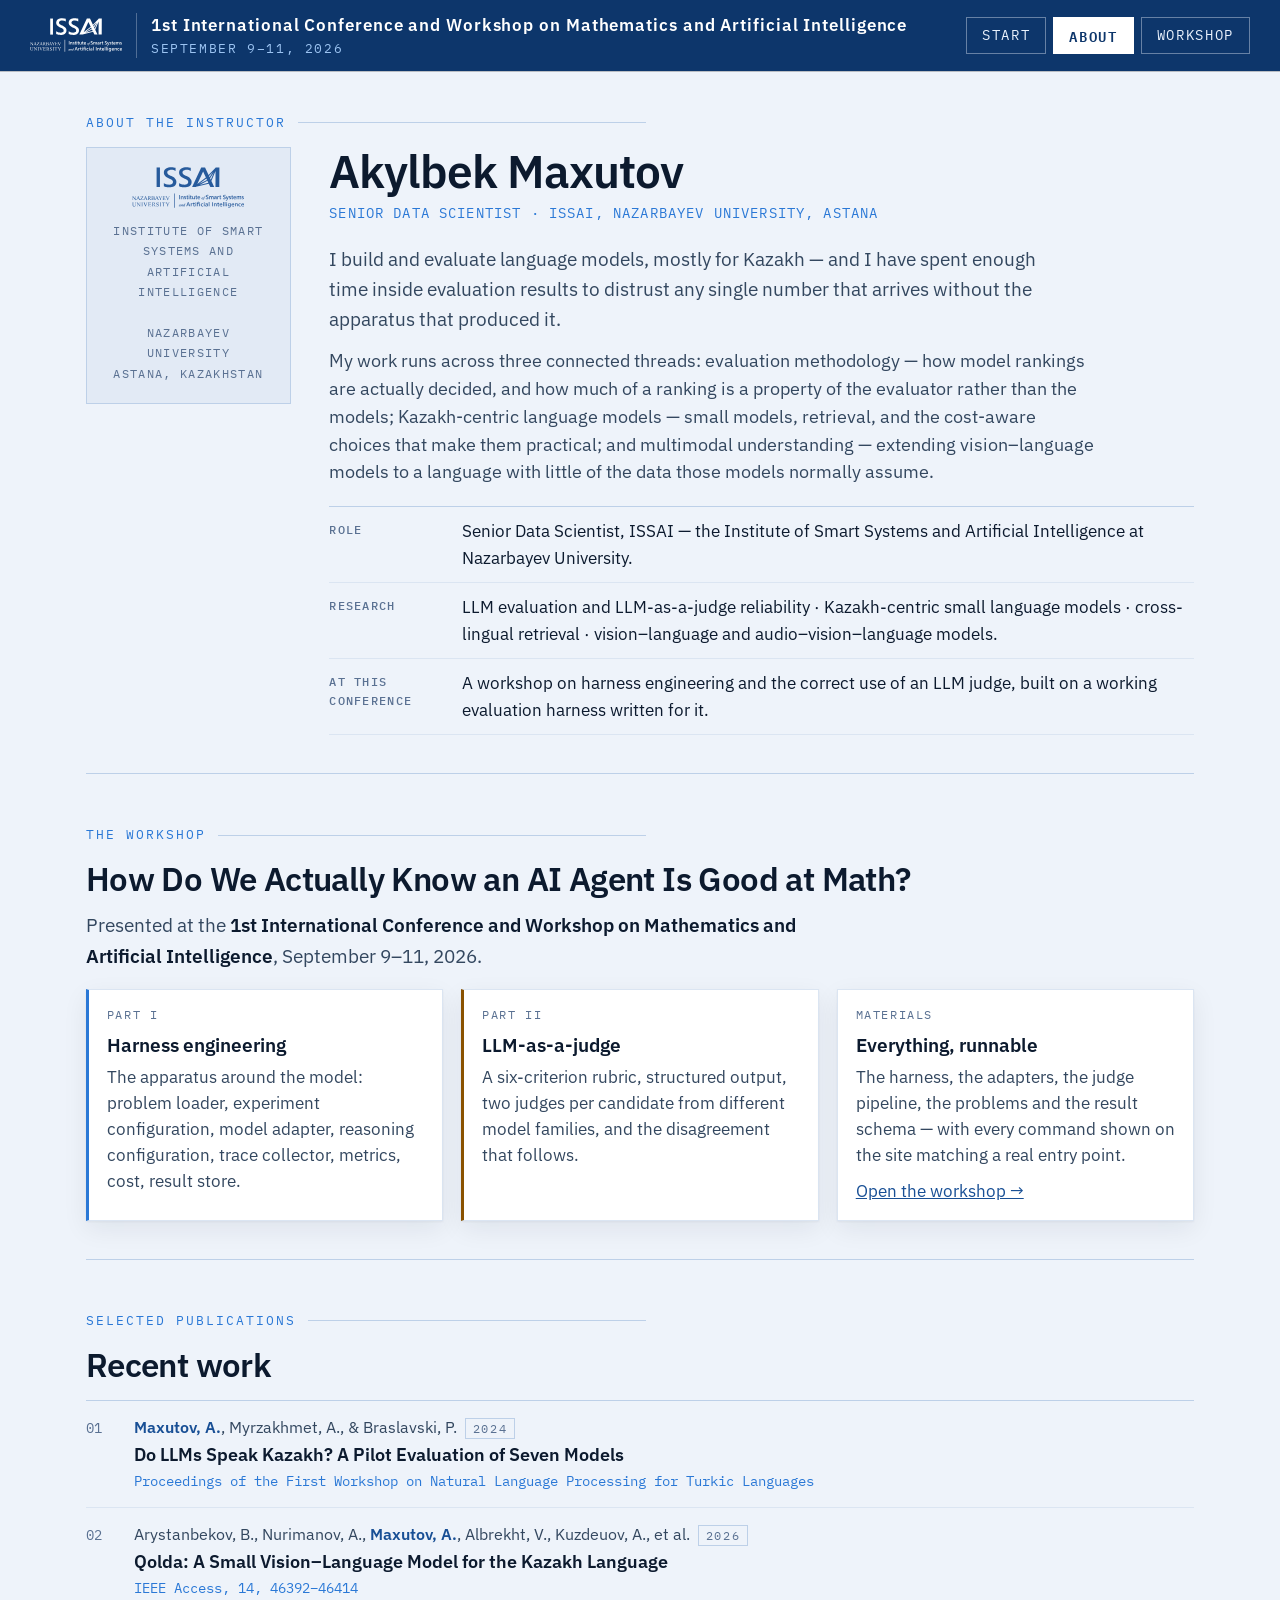
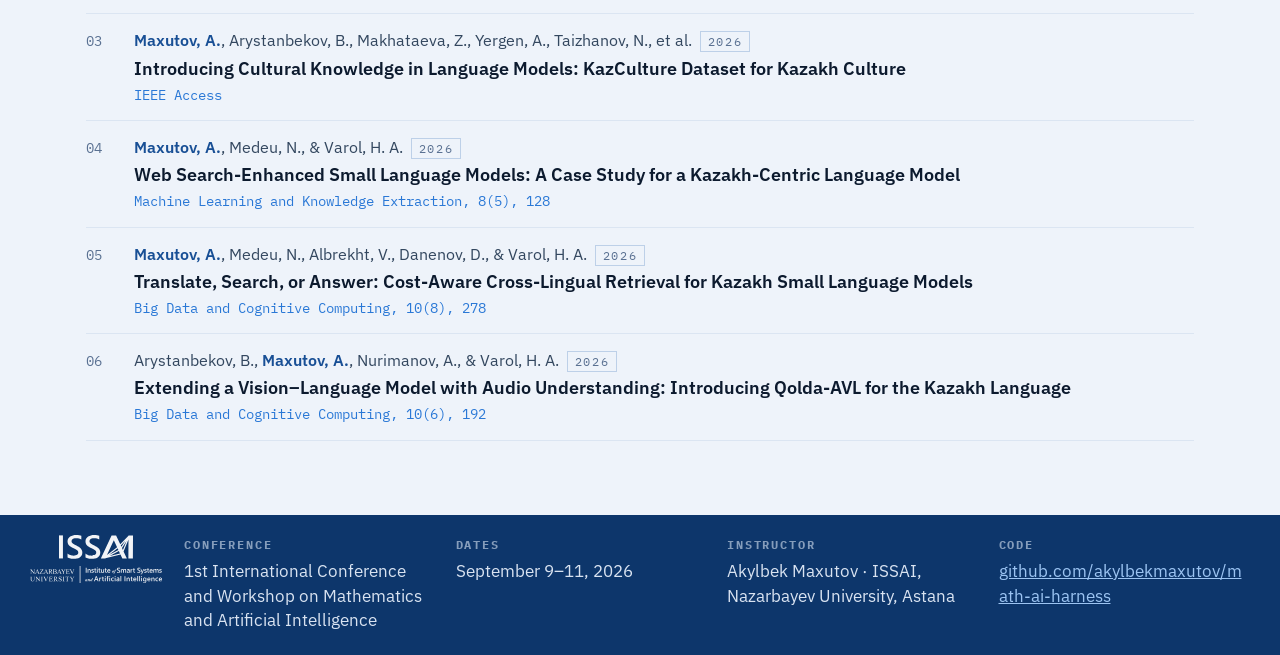
<file: about.html>
<!doctype html>
<html lang="en">
<head>
<meta charset="utf-8">
<meta name="viewport" content="width=device-width, initial-scale=1">
<title>Akylbek Maxutov</title>
<meta name="description" content="Akylbek Maxutov — Senior Data Scientist, ISSAI, Nazarbayev University.">
<link rel="preconnect" href="https://fonts.googleapis.com">
<link rel="preconnect" href="https://fonts.gstatic.com" crossorigin>
<link rel="stylesheet" href="https://fonts.googleapis.com/css2?family=IBM+Plex+Sans:wght@400;500;600;700&family=IBM+Plex+Mono:wght@400;500;600&display=swap">
<style>/* ==========================================================================
   1st International Conference and Workshop on Mathematics and AI
   How Do We Actually Know an AI Agent Is Good at Math?

   Colour carries meaning, never decoration:
     blue        the apparatus — deterministic, measured, reproducible
     amber       judged — an opinion, not a measurement
     green/red   pass / fail against the answer key
     series 1-3  the three models, in fixed order, never cycled

   The three series hues and the reasoning-mode ramp were validated with the
   data-viz checks (lightness band, chroma floor, protan/deutan separation,
   normal-vision floor, contrast) against THESE surfaces in both modes.
   Light-mode series-3 sits at 2.82:1, so every chart that uses it also ships
   direct value labels and a table view. Do not re-step these without re-running
   the validator.
   ========================================================================== */

:root{
  color-scheme:light;

  /* --- blue-dominant surfaces --- */
  --paper:#EEF3FA;          /* page plane */
  --surface:#FFFFFF;        /* card + chart surface (validated against) */
  --sunk:#E2EAF5;
  --raised:#F7FAFD;

  /* --- ink --- */
  --ink:#0C1A2E; --ink-2:#33475F; --meta:#5A7192;

  /* --- the apparatus blue --- */
  --blue:#184F95; --blue-2:#2A78D6; --blue-soft:#D8E6F9; --blue-deep:#0D366B;

  /* --- judged / uncertain --- */
  --amber:#8A5200; --amber-soft:#FBEEDC;

  /* --- outcome --- */
  --pass:#1F6B3D; --pass-soft:#DDEEE4;
  --fail:#96262C; --fail-soft:#F8E3E3;

  /* --- status (fixed, never themed; always with an icon + label) --- */
  --st-good:#0CA30C; --st-warn:#FAB219; --st-serious:#EC835A; --st-crit:#D03B3B;

  /* --- series: the three models, fixed order --- */
  --series-1:#2A78D6;   /* GPT-5.6-Terra   */
  --series-2:#EB6834;   /* Gemini-3.8-Flash */
  --series-3:#1BAF7A;   /* Grok 4.6        */

  /* --- ordinal: reasoning effort, one hue, light -> dark --- */
  --eff-low:#86B6EF; --eff-med:#3987E5; --eff-high:#184F95;

  /* --- chrome --- */
  --rule:#BDD0E8; --rule-soft:#DBE5F2; --grid:#E3EBF6; --flow:#5A7192;
  --code-bg:#0B1729; --code-fg:#D6E3F3; --code-dim:#6D8CB0;
  --code-kw:#93BCF5; --code-str:#E5AC7E; --code-com:#65809F;
  --code-def:#7ED6B8; --code-num:#D9AEEA;
  --shadow:0 1px 2px rgba(12,26,46,.05), 0 8px 24px rgba(12,26,46,.07);
  --sans:"IBM Plex Sans",system-ui,-apple-system,"Segoe UI",Roboto,Helvetica,Arial,sans-serif;
  --mono:"IBM Plex Mono",ui-monospace,SFMono-Regular,Menlo,Consolas,monospace;
  --rail:344px;
}

@media (prefers-color-scheme:dark){
  :root:not([data-theme="light"]){
    color-scheme:dark;
    --paper:#0A1220; --surface:#131E30; --sunk:#0E1827; --raised:#182741;
    --ink:#E7EEF8; --ink-2:#B6C6DA; --meta:#8DA2BE;
    --blue:#8FB8EC; --blue-2:#3987E5; --blue-soft:#16294A; --blue-deep:#AFCCF3;
    --amber:#E8A24A; --amber-soft:#3A2A14;
    --pass:#6CBF90; --pass-soft:#14301F; --fail:#E08A8F; --fail-soft:#341C1E;
    --series-1:#3987E5; --series-2:#D95926; --series-3:#199E70;
    /* On a dark surface a sequential ramp runs dark -> light, so higher effort stays
     the more prominent mark. Same three steps, re-stepped for the dark band and
     validated against #131E30 (monotone L, gaps >= 0.06, light end 2.06:1). */
  --eff-low:#184F95; --eff-med:#2A78D6; --eff-high:#86B6EF;
    --rule:#2A3E5C; --rule-soft:#1E2E47; --grid:#1C2B42; --flow:#93A8C4;
    --code-bg:#08111F; --code-fg:#D6E3F3;
    --shadow:0 1px 2px rgba(0,0,0,.45), 0 8px 24px rgba(0,0,0,.35);
  }
}
:root[data-theme="dark"]{
  color-scheme:dark;
  --paper:#0A1220; --surface:#131E30; --sunk:#0E1827; --raised:#182741;
  --ink:#E7EEF8; --ink-2:#B6C6DA; --meta:#8DA2BE;
  --blue:#8FB8EC; --blue-2:#3987E5; --blue-soft:#16294A; --blue-deep:#AFCCF3;
  --amber:#E8A24A; --amber-soft:#3A2A14;
  --pass:#6CBF90; --pass-soft:#14301F; --fail:#E08A8F; --fail-soft:#341C1E;
  --series-1:#3987E5; --series-2:#D95926; --series-3:#199E70;
  /* On a dark surface a sequential ramp runs dark -> light, so higher effort stays
     the more prominent mark. Same three steps, re-stepped for the dark band and
     validated against #131E30 (monotone L, gaps >= 0.06, light end 2.06:1). */
  --eff-low:#184F95; --eff-med:#2A78D6; --eff-high:#86B6EF;
  --rule:#2A3E5C; --rule-soft:#1E2E47; --grid:#1C2B42; --flow:#93A8C4;
  --code-bg:#08111F; --code-fg:#D6E3F3;
  --shadow:0 1px 2px rgba(0,0,0,.45), 0 8px 24px rgba(0,0,0,.35);
}

*{box-sizing:border-box}
html{scroll-behavior:smooth}
@media (prefers-reduced-motion:reduce){html{scroll-behavior:auto}}
html,body{margin:0;padding:0}
body{
  background:var(--paper);color:var(--ink);
  font-family:var(--sans);font-size:20.1px;line-height:1.55;
  -webkit-font-smoothing:antialiased;
}
img,svg{max-width:100%}
[hidden]{display:none !important}
:focus-visible{outline:2px solid var(--blue-2);outline-offset:3px}
::selection{background:var(--blue-soft);color:var(--ink)}

/* ==========================================================================
   CONFERENCE CHROME — the identity band, top and bottom
   ========================================================================== */
.band{background:var(--blue-deep);color:#EAF2FD;width:100%}
:root[data-theme="dark"] .band{background:#0B1A31}
@media (prefers-color-scheme:dark){:root:not([data-theme="light"]) .band{background:#0B1A31}}
.band--top{position:sticky;top:0;z-index:60;box-shadow:0 1px 0 rgba(0,0,0,.22)}
.band__in{
  max-width:1560px;margin:0 auto;padding:13px clamp(14px,2.6vw,30px);
  display:flex;align-items:center;gap:clamp(10px,1.8vw,22px);flex-wrap:wrap;
}
.band .logo{color:#FFFFFF}
.conf{display:flex;align-items:center;gap:14px;text-decoration:none;color:inherit;min-width:0}
.conf__txt{
  border-left:1px solid rgba(234,242,253,.3);padding-left:14px;min-width:0;
  font-family:var(--mono);font-size:13.4px;letter-spacing:.1em;text-transform:uppercase;
  color:rgba(234,242,253,.72);line-height:1.5;
}
.conf__txt b{
  display:block;color:#FFFFFF;font-weight:600;font-size:16.5px;letter-spacing:.055em;
  text-transform:none;font-family:var(--sans);
}
.conf__txt i{display:block;font-style:normal;color:#9CC4F2;letter-spacing:.12em}
.conf:hover .conf__txt b{color:#9CC4F2}

.navbtns{display:flex;gap:7px;margin-left:auto}
.navbtn{
  font-family:var(--mono);font-size:13.9px;letter-spacing:.12em;text-transform:uppercase;
  padding:7px 15px;border:1px solid rgba(234,242,253,.4);color:#EAF2FD;text-decoration:none;
  background:transparent;transition:background .15s,border-color .15s,color .15s;white-space:nowrap;
}
.navbtn:hover{background:rgba(234,242,253,.14);border-color:#FFF;color:#FFF}
.navbtn[aria-current="page"]{background:#FFF;border-color:#FFF;color:#0D366B;font-weight:600}

.band--bot{margin-top:clamp(34px,5vw,64px)}
.band--bot .band__in{padding-top:20px;padding-bottom:22px;align-items:flex-start}
.foot__cols{display:grid;grid-template-columns:repeat(auto-fit,minmax(180px,1fr));gap:20px;flex:1}
.fcol b{
  display:block;font-family:var(--mono);font-size:12.3px;letter-spacing:.15em;
  text-transform:uppercase;color:rgba(234,242,253,.55);margin-bottom:5px;
}
/* A URL is one long unbreakable token and the footer columns are narrow.
   Without a break it pushes the whole page sideways at ~1024px. */
.fcol span{font-size:16.5px;line-height:1.5;color:rgba(234,242,253,.92);display:block;
  overflow-wrap:break-word;min-width:0}
.fcol a{color:#9CC4F2;overflow-wrap:break-word}
.fcol{min-width:0}

/* ==========================================================================
   SIDEBAR — collapsible, nested, one active section
   ========================================================================== */
.shell{display:flex;align-items:flex-start;max-width:1560px;margin:0 auto;position:relative}

.rail{
  flex:0 0 var(--rail);width:var(--rail);
  position:sticky;top:52px;align-self:flex-start;
  height:calc(100vh - 52px);overflow-y:auto;overscroll-behavior:contain;
  background:var(--surface);border-right:1px solid var(--rule);
  transition:margin-left .22s ease, opacity .18s ease;
  z-index:50;
}
@media (prefers-reduced-motion:reduce){.rail{transition:none}}
body[data-rail="closed"] .rail{margin-left:calc(-1 * var(--rail));opacity:0;pointer-events:none}
.rail__head{
  position:sticky;top:0;background:var(--surface);z-index:2;
  padding:13px 16px 10px;border-bottom:1px solid var(--rule-soft);
  display:flex;align-items:baseline;gap:9px;
}
.rail__title{font-family:var(--mono);font-size:13.4px;letter-spacing:.15em;text-transform:uppercase;color:var(--meta)}
.rail__count{margin-left:auto;font-family:var(--mono);font-size:13.4px;color:var(--meta);font-variant-numeric:tabular-nums}
.rail__foot{padding:14px 16px 26px;border-top:1px solid var(--rule-soft);margin-top:10px}
.rail__foot p{font-size:13.8px;color:var(--meta);line-height:1.5;margin:0}

.nav__list{list-style:none;margin:0;padding:8px 0 4px}
.nav__sub{list-style:none;margin:0;padding:0 0 5px}
.nav__item--group.is-collapsed .nav__sub{display:none}
.nav__row{display:flex;align-items:stretch}
.nav__row .nav__link--top{flex:1;min-width:0}
.nav__link{
  display:flex;align-items:baseline;gap:10px;text-decoration:none;color:var(--ink-2);
  padding:7px 16px;font-size:16.6px;line-height:1.35;border-left:3px solid transparent;
}
.nav__link:hover{background:var(--sunk);color:var(--ink)}
.nav__link--top{font-weight:500}
.nav__num{
  font-family:var(--mono);font-size:12px;color:var(--meta);
  font-variant-numeric:tabular-nums;flex:0 0 auto;padding-top:2px;
}
.nav__label{min-width:0}
.nav__link--sub{
  padding:6px 18px 6px 48px;font-size:15.5px;color:var(--meta);
}
.nav__link--sub:hover{color:var(--ink)}
.nav__link.is-active{
  background:var(--blue-soft);color:var(--blue);border-left-color:var(--blue-2);font-weight:600;
}
.nav__link.is-active .nav__num{color:var(--blue-2)}
.nav__link--sub.is-active{background:var(--blue-soft);color:var(--blue);border-left-color:var(--blue-2)}
.nav__toggle{
  flex:0 0 34px;border:0;background:transparent;cursor:pointer;color:var(--meta);
  display:flex;align-items:center;justify-content:center;
}
.nav__toggle::before{
  content:"";width:0;height:0;border-left:4px solid currentColor;
  border-top:4px solid transparent;border-bottom:4px solid transparent;
  transform:rotate(90deg);transition:transform .16s ease;
}
.nav__toggle[aria-expanded="false"]::before{transform:rotate(0deg)}
.nav__toggle:hover{color:var(--blue-2);background:var(--sunk)}

.railbtn{
  display:inline-flex;align-items:center;gap:8px;
  font-family:var(--mono);font-size:13.9px;letter-spacing:.12em;text-transform:uppercase;
  padding:7px 13px;border:1px solid rgba(234,242,253,.4);color:#EAF2FD;background:transparent;
  cursor:pointer;transition:background .15s,border-color .15s;
}
.railbtn:hover{background:rgba(234,242,253,.14);border-color:#FFF}
.railbtn__i{display:flex;flex-direction:column;gap:2.5px}
.railbtn__i i{display:block;width:13px;height:1.5px;background:currentColor}

.railveil{display:none}
@media(max-width:1080px){
  .rail{
    position:fixed;top:52px;left:0;box-shadow:var(--shadow);
    height:calc(100vh - 52px);
  }
  body[data-rail="open"] .railveil{
    display:block;position:fixed;inset:52px 0 0 0;background:rgba(8,17,31,.45);z-index:45;
  }
}

/* ==========================================================================
   DOCUMENT
   ========================================================================== */
.doc{flex:1;min-width:0;padding:0 clamp(14px,2.8vw,38px) 10px;max-width:1180px;margin:0 auto}
.doc--wide{max-width:none}
.part{padding:clamp(30px,4vw,54px) 0 0;scroll-margin-top:74px}
.part--rule{border-top:1px solid var(--rule);margin-top:clamp(22px,3vw,38px)}
.sub{padding-top:clamp(22px,3vw,36px);scroll-margin-top:74px}

.partno{
  display:flex;align-items:center;gap:13px;margin:0 0 13px;
  font-family:var(--mono);font-size:12.6px;letter-spacing:.16em;text-transform:uppercase;color:var(--blue-2);
}
.partno b{
  font-size:13.2px;color:#FFF;background:var(--blue);padding:3px 9px;font-weight:600;letter-spacing:.1em;
}
:root[data-theme="dark"] .partno b{color:#0A1220}
@media (prefers-color-scheme:dark){:root:not([data-theme="light"]) .partno b{color:#0A1220}}
.partno::after{content:"";flex:1;height:1px;background:var(--rule)}
.partno--judge{color:var(--amber)}
.partno--judge b{background:var(--amber)}

h1,h2,h3,h4{font-family:var(--sans);margin:0;color:var(--ink);text-wrap:balance;font-weight:600}
h1{font-size:clamp(36.4px,4vw,62.8px);line-height:1.08;letter-spacing:-.022em}
h2{font-size:clamp(27.6px,2.6vw,41.5px);line-height:1.16;letter-spacing:-.018em;margin-bottom:12px}
h3{font-size:clamp(18.9px,1.5vw,22.6px);line-height:1.32}
h4{font-size:17px}
p{margin:0 0 13px;max-width:70ch}
.lede{font-size:clamp(18.9px,1.4vw,22.6px);color:var(--ink-2);line-height:1.6;max-width:66ch}
strong{font-weight:600;color:var(--ink)}
a{color:var(--blue)}
em{font-style:italic}
.eyebrow{
  font-family:var(--mono);font-size:12.6px;letter-spacing:.16em;text-transform:uppercase;
  color:var(--blue-2);display:flex;align-items:center;gap:12px;margin:0 0 15px;
}
.eyebrow::after{content:"";flex:1;height:1px;background:var(--rule)}
.eyebrow--judge{color:var(--amber)}
.quote{
  border-left:3px solid var(--blue-2);padding:2px 0 2px 18px;margin:0 0 20px;
  font-size:clamp(20.1px,1.8vw,26.4px);line-height:1.42;max-width:58ch;color:var(--ink);
}
.note{
  font-size:15.6px;line-height:1.65;color:var(--meta);
  border-top:1px dashed var(--rule);padding-top:10px;margin-top:16px;max-width:84ch;
}
.mono{font-family:var(--mono);font-size:.94em}
.scroll{overflow-x:auto}
/* Identifiers must not be broken across lines. A table of them scrolls instead —
   `gemini-3.8-flash` split over two rows is harder to read than a scrollbar.
   Scoped to .idtbl: tables of prose still need to wrap normally. */
.idtbl td,.idtbl th{white-space:nowrap}
.idtbl td.wrapok{white-space:normal;overflow-wrap:break-word;min-width:26ch}
.idtbl{min-width:100%}

/* An identifier is a single token: a model name, a field name, a status. Breaking
   one across lines costs more legibility than a scrollbar does. Anything wearing
   .mono in a table is an identifier; .wrapok opts back out for a long JSON body. */
td.mono:not(.wrapok),th.mono,td.nb{white-space:nowrap}
.tallscroll td,.tallscroll th{white-space:nowrap}
/* A long table that must stay clickable: capped in height and scrolled in place,
   so a detail panel rendered below it is still on screen after the click that
   asked for it. A 96-row table pushes its own detail off the bottom otherwise. */
.tallscroll{overflow:auto;max-height:min(58vh,520px);border:1px solid var(--rule-soft);background:var(--surface)}
.tallscroll table{margin:0;min-width:1320px}
.tallscroll thead th{position:sticky;top:0;background:var(--sunk);z-index:1;padding:9px 12px 9px 0}
.tallscroll thead th:first-child{padding-left:12px}
.tallscroll td:first-child{padding-left:12px}
.tallscroll tbody tr:hover{background:var(--blue-soft)}
.kbd{font-family:var(--mono);font-size:13.2px;border:1px solid var(--rule);
  border-bottom-width:2px;padding:1px 5px;color:var(--ink-2);background:var(--surface)}

/* ---------- layout helpers ---------- */
.grid{display:grid;gap:clamp(12px,1.5vw,18px)}
.g2{grid-template-columns:repeat(auto-fit,minmax(290px,1fr))}
.g3{grid-template-columns:repeat(auto-fit,minmax(215px,1fr))}
.g4{grid-template-columns:repeat(auto-fit,minmax(168px,1fr))}
/* an explicit two-up, for pairs nested inside an already-narrow column where
   auto-fit's minimum would force the row wider than its parent */
.gpair{grid-template-columns:repeat(2,minmax(0,1fr))}
@media(max-width:520px){.gpair{grid-template-columns:1fr}}
.pair{display:grid;grid-template-columns:minmax(0,.86fr) minmax(0,1.14fr);gap:clamp(16px,2.2vw,28px);align-items:start}
.pair--even{grid-template-columns:minmax(0,1fr) minmax(0,1fr)}
@media(max-width:900px){.pair,.pair--even{grid-template-columns:1fr}}

.card{background:var(--surface);border:1px solid var(--rule-soft);padding:16px 18px;box-shadow:var(--shadow)}
.card h3{margin-bottom:6px}
.card p{font-size:16.8px;color:var(--ink-2);margin:0;max-width:none}
.card p+p{margin-top:8px}
.card__k{font-family:var(--mono);font-size:12px;letter-spacing:.13em;text-transform:uppercase;color:var(--meta);display:block;margin-bottom:8px}
.card--blue{border-left:3px solid var(--blue-2)}
.card--judge{border-left:3px solid var(--amber)}

.tile{background:var(--surface);border:1px solid var(--rule-soft);padding:15px 17px;box-shadow:var(--shadow)}
.tile__n{font-size:clamp(30.2px,2.9vw,44px);font-weight:600;line-height:1.05;color:var(--blue);
  letter-spacing:-.02em;overflow-wrap:break-word;min-width:0}
.tile__l{font-family:var(--mono);font-size:12px;letter-spacing:.1em;text-transform:uppercase;color:var(--meta);margin-top:7px;line-height:1.55}
.tile--judge .tile__n{color:var(--amber)}
/* The four-questions tiles hold sentences, not labels. Uppercase mono at 11.6px
   in muted grey is the wrong instrument for that — it is built for a two-word
   caption. Sentence case, full ink, larger. */
.tile--q .tile__l{
  font-family:var(--sans);font-size:17px;letter-spacing:0;text-transform:none;
  color:var(--ink);line-height:1.45;margin-top:10px;
}
.tile--q .tile__l b{font-weight:600;color:var(--ink)}
.tile--q{padding:18px 20px}

.why{border-left:3px solid var(--blue-2);padding:1px 0 1px 15px;margin:0 0 15px}
.why h3{font-size:18.2px;margin-bottom:5px}
.why p{font-size:16.8px;color:var(--ink-2);margin:0}
.bad{border-left:3px solid var(--fail);padding:1px 0 1px 15px;margin:0 0 14px}
.good{border-left:3px solid var(--pass);padding:1px 0 1px 15px;margin:0 0 14px}
.bad .lbl,.good .lbl{font-family:var(--mono);font-size:12px;letter-spacing:.13em;text-transform:uppercase;display:block;margin-bottom:4px}
.bad .lbl{color:var(--fail)} .good .lbl{color:var(--pass)}
.bad p,.good p{font-size:16.8px;margin:0;line-height:1.5;color:var(--ink-2)}

.tag{display:inline-block;font-family:var(--mono);font-size:12px;letter-spacing:.1em;text-transform:uppercase;padding:3px 8px;border:1px solid var(--rule);color:var(--meta)}
.tag--blue{color:var(--blue);border-color:var(--blue)}
.tag--judge{color:var(--amber);border-color:var(--amber)}
.tag--fail{color:var(--fail);border-color:var(--fail)}
.tag--pass{color:var(--pass);border-color:var(--pass)}

table{border-collapse:collapse;width:100%;font-size:16.6px}
th,td{text-align:left;padding:8px 12px 8px 0;border-bottom:1px solid var(--rule-soft);vertical-align:top}
th{font-family:var(--mono);font-size:12px;letter-spacing:.11em;text-transform:uppercase;color:var(--meta);font-weight:500;border-bottom-color:var(--rule)}
td.num,th.num{font-family:var(--mono);font-variant-numeric:tabular-nums;text-align:right;padding-right:14px}

/* ==========================================================================
   CODE, EXPLANATION, TERMINAL, COMMANDS
   ========================================================================== */
.code{background:var(--code-bg);border:1px solid var(--rule);box-shadow:var(--shadow);margin:0}
.code__bar{display:flex;align-items:center;gap:12px;padding:7px 13px;border-bottom:1px solid rgba(255,255,255,.09);background:rgba(255,255,255,.03)}
.code__file{font-family:var(--mono);font-size:13.8px;color:#A6C6EC;font-weight:500}
.code__lines{font-family:var(--mono);font-size:12.9px;color:var(--code-dim);flex:0 0 auto}
.code__what{font-family:var(--mono);font-size:12px;letter-spacing:.1em;text-transform:uppercase;color:var(--code-dim);margin-left:auto;text-align:right}
/* A 143-line function is ~3,300px tall. Capped and scrolled, so a code block
   is a panel on the page rather than a section of it, and the prose after it
   stays reachable. */
.code pre{margin:0;padding:12px 15px;max-height:min(62vh,600px);overflow:auto;font-family:var(--mono);font-size:14.4px;line-height:1.62;color:var(--code-fg);tab-size:4}
.code pre code{font:inherit;color:inherit;white-space:pre-wrap;overflow-wrap:break-word}
.code .k{color:var(--code-kw)} .code .s{color:var(--code-str)}
.code .c{color:var(--code-com);font-style:italic}
.code .d{color:var(--code-def);font-weight:600}
.code .n{color:var(--code-num)}

.explain{border:1px solid var(--rule);border-top:0;background:var(--surface);padding:13px 15px 14px;margin:0 0 20px}
.explain__lead{font-size:16.8px;line-height:1.55;color:var(--ink);margin:0 0 11px;max-width:none}
.explain__lead b{color:var(--blue);font-weight:600}
.explain__pts{list-style:none;margin:0;padding:0;display:grid;gap:8px}
.explain__pts li{display:grid;grid-template-columns:minmax(118px,30%) 1fr;gap:12px;align-items:start;font-size:16px;line-height:1.5}
@media(max-width:560px){.explain__pts li{grid-template-columns:1fr;gap:2px}}
/* Column 1 is CAPPED. Left to size on its content, a long token like
   `{"effort": ..., "summary": "auto"}` takes most of the row and squeezes the
   explanation into a column so narrow it wraps one word per line. */
.explain__pts code{
  font-family:var(--mono);font-size:13.8px;color:var(--blue);background:var(--sunk);
  border:1px solid var(--rule-soft);padding:2px 6px;justify-self:start;
  white-space:normal;overflow-wrap:break-word;min-width:0;
}
.explain__pts span{color:var(--ink-2)}
.explain__pts b{color:var(--ink);font-weight:600}
.explain--judge{border-color:var(--amber)}
.explain--judge .explain__lead b{color:var(--amber)}
.explain--judge .explain__pts code{color:var(--amber)}

.term{background:#08111F;border:1px solid var(--rule);box-shadow:var(--shadow);margin:0}
.term__bar{display:flex;gap:6px;align-items:center;padding:7px 13px;border-bottom:1px solid rgba(255,255,255,.09);flex-wrap:wrap}
.term__dot{width:8px;height:8px;border-radius:50%;background:#2C4160}
.term__cmd{font-family:var(--mono);font-size:13.8px;color:#A6C6EC;margin-left:8px;overflow-wrap:break-word;min-width:0}
.term pre{margin:0;padding:12px 15px;max-height:min(55vh,520px);overflow:auto;font-family:var(--mono);font-size:14.4px;line-height:1.6;color:#C2D3E8;white-space:pre;tab-size:4}
.term .g{color:#6CC79C} .term .y{color:#E5BC70} .term .dimtxt{color:#5A7391}

.copy{
  margin-left:auto;font-family:var(--mono);font-size:11.3px;letter-spacing:.13em;text-transform:uppercase;
  padding:4px 9px;border:1px solid rgba(166,198,236,.4);background:transparent;color:#A6C6EC;
  cursor:pointer;transition:background .14s,color .14s,border-color .14s;flex:0 0 auto;
}
.copy:hover{background:rgba(166,198,236,.16);color:#FFF;border-color:#A6C6EC}
.copy.is-done{color:#6CC79C;border-color:#6CC79C}

.cmd{margin:0 0 9px}
.cmd__bar{
  display:grid;grid-template-columns:auto minmax(0,1fr) auto;gap:6px 11px;align-items:baseline;
  background:var(--code-bg);border:1px solid var(--rule);padding:9px 13px;
}
.cmd__p{font-family:var(--mono);font-size:14.4px;color:#6CC79C}
.cmd__t{
  font-family:var(--mono);font-size:15.1px;color:#DCE8F7;
  white-space:pre-wrap;overflow-wrap:break-word;   /* wrap, never scroll out of reach */
}
.cmd__what{
  grid-column:2;font-family:var(--mono);font-size:12px;letter-spacing:.1em;
  text-transform:uppercase;color:var(--code-dim);
}
.cmd__bar .copy{grid-column:3;grid-row:1;align-self:start;margin-left:0}
.cmdgroup{margin:0 0 20px}
.cmdgroup h4{font-family:var(--mono);font-size:12px;letter-spacing:.13em;text-transform:uppercase;color:var(--meta);margin:0 0 8px}

/* ---------- collapsed code ---------- */
.codebox{border:1px solid var(--rule);background:var(--surface);margin:0 0 12px;box-shadow:var(--shadow)}
.codebox>summary{
  cursor:pointer;list-style:none;display:flex;align-items:baseline;gap:12px;flex-wrap:wrap;
  padding:12px 15px;font-family:var(--mono);font-size:14.4px;color:var(--blue);
}
.codebox>summary::-webkit-details-marker{display:none}
.codebox>summary::before{content:"▸";color:var(--meta);font-size:12px;flex:0 0 auto}
.codebox[open]>summary::before{content:"▾"}
.codebox>summary:hover{background:var(--sunk)}
.codebox[open]>summary{border-bottom:1px solid var(--rule);background:var(--sunk)}
.codebox__f{font-weight:600;color:var(--blue)}
.codebox__s{color:var(--ink-2)}
.codebox__s::before{content:"· "}
.codebox__n{color:var(--meta);font-size:12.9px}
.codebox__what{
  margin-left:auto;font-size:11.9px;letter-spacing:.1em;text-transform:uppercase;
  color:var(--meta);text-align:right;
}
.codebox__b .code{border:0;box-shadow:none}
/* the summary already names the file, the symbol and the length */
.codebox__b .code__bar{display:none}
.codebox__b .explain{border:0;border-top:1px solid var(--rule);margin:0}
/* inside a build-step panel the box supplies its own frame */
.step__code .codebox{border:0;margin:0;box-shadow:none}

details.more{border:1px solid var(--rule);background:var(--surface);margin:0 0 18px}
details.more>summary{
  cursor:pointer;padding:10px 14px;font-family:var(--mono);font-size:13.8px;letter-spacing:.1em;
  text-transform:uppercase;color:var(--blue);display:flex;gap:11px;align-items:center;list-style:none;
}
details.more>summary::-webkit-details-marker{display:none}
details.more>summary::before{content:"▸";color:var(--meta);font-size:12.6px}
details.more[open]>summary::before{content:"▾"}
details.more>summary:hover{background:var(--sunk)}
details.more .inner{padding:0 14px 14px}
details.more .inner>.explain:last-child{margin-bottom:0}

/* ==========================================================================
   DIAGRAMS — HTML/CSS/SVG, responsive, one visual language
   ========================================================================== */
.fig{background:var(--surface);border:1px solid var(--rule);box-shadow:var(--shadow);padding:clamp(14px,2vw,22px);margin:0 0 18px}
.fig__cap{font-family:var(--mono);font-size:12px;letter-spacing:.13em;text-transform:uppercase;color:var(--meta);
  margin:0 0 14px;display:flex;gap:10px;align-items:baseline;flex-wrap:wrap}
.fig__cap b{color:var(--blue);font-weight:600}
.fig__cap--judge b{color:var(--amber)}
.fig__note{font-size:14.8px;color:var(--meta);line-height:1.5;margin:13px 0 0;padding-top:10px;border-top:1px dashed var(--rule)}

/* a node in any pipeline */
.nd{
  border:1px solid var(--rule);background:var(--raised);padding:9px 12px;text-align:center;
  display:flex;flex-direction:column;gap:3px;min-width:0;
}
.nd b{font-family:var(--mono);font-size:13.8px;color:var(--ink);font-weight:600;line-height:1.3}
.nd span{font-size:13.2px;color:var(--meta);line-height:1.35}
.nd--in{border-color:var(--rule);background:var(--sunk)}
.nd--core{border-color:var(--blue-2);background:var(--blue-soft)}
.nd--core b{color:var(--blue)}
.nd--model{border-color:var(--blue);background:var(--blue);color:#FFF}
.nd--model b,.nd--model span{color:#FFF}
:root[data-theme="dark"] .nd--model{background:var(--blue-2)}
@media (prefers-color-scheme:dark){:root:not([data-theme="light"]) .nd--model{background:var(--blue-2)}}
.nd--judge{border-color:var(--amber);background:var(--amber-soft)}
.nd--judge b{color:var(--amber)}
.nd--out{border-color:var(--pass);background:var(--pass-soft)}
.nd--out b{color:var(--pass)}
.nd--off{border-style:dashed;opacity:.6}
.nd--s1{border-color:var(--series-1);border-left-width:3px}
.nd--s2{border-color:var(--series-2);border-left-width:3px}
.nd--s3{border-color:var(--series-3);border-left-width:3px}

/* vertical stack with arrows */
.stackfig{display:grid;justify-items:center;gap:0}
.stackfig .nd{width:min(100%,330px)}
.dn{width:2px;height:18px;background:var(--flow);position:relative}
.dn::after{content:"";position:absolute;bottom:0;left:50%;transform:translateX(-50%);
  border-left:5px solid transparent;border-right:5px solid transparent;border-top:6px solid var(--flow)}

/* horizontal row with arrows */
.rowfig{display:flex;align-items:stretch;gap:0;min-width:0;overflow-x:auto;padding-bottom:4px}
.rowfig .nd{flex:1 1 0;min-width:118px}
.rt{flex:0 0 22px;display:flex;align-items:center;justify-content:center;color:var(--flow);font-weight:600;font-size:17.7px}

/* fan-out: one parent, N children */
.fan{display:grid;gap:0;justify-items:center}
.fan__top{width:min(100%,340px)}
.fan__bar{width:100%;height:22px;position:relative}
.fan__bar::before{content:"";position:absolute;top:0;left:50%;width:2px;height:11px;background:var(--flow)}
.fan__bar::after{content:"";position:absolute;top:11px;left:12.5%;right:12.5%;height:2px;background:var(--flow)}
.fan__legs{display:grid;grid-template-columns:repeat(3,1fr);gap:clamp(8px,1.4vw,16px);width:100%}
.fan__legs--2{grid-template-columns:repeat(2,1fr);max-width:640px}
.fan__leg{display:grid;justify-items:stretch;gap:0}
.fan__leg .dn{justify-self:center}
@media(max-width:640px){.fan__legs{grid-template-columns:1fr}.fan__bar{display:none}}

/* the big harness architecture diagram */
.arch{display:grid;gap:0;justify-items:center}
.arch__row{display:grid;gap:clamp(8px,1.2vw,14px);width:100%;justify-items:stretch}
.arch__row--3{grid-template-columns:repeat(3,1fr)}
.arch__row--1{max-width:380px}
.arch__split{width:100%;height:26px;position:relative}
.arch__split::before{content:"";position:absolute;top:0;left:50%;width:2px;height:12px;background:var(--flow)}
.arch__split::after{content:"";position:absolute;top:12px;left:16.6%;right:16.6%;height:2px;background:var(--flow)}
.arch__legs{display:grid;grid-template-columns:repeat(3,1fr);gap:clamp(8px,1.2vw,14px);width:100%}
.arch__legs .dn{justify-self:center}
.arch__merge{width:100%;height:26px;position:relative}
.arch__merge::before{content:"";position:absolute;top:0;left:16.6%;right:16.6%;height:2px;background:var(--flow)}
.arch__merge::after{content:"";position:absolute;top:0;left:50%;width:2px;height:26px;background:var(--flow)}
@media(max-width:700px){
  .arch__row--3,.arch__legs{grid-template-columns:1fr}
  .arch__split,.arch__merge{height:14px}
  .arch__split::after,.arch__merge::before{display:none}
}

/* the experiment matrix grid */
.mx{width:100%;border-collapse:separate;border-spacing:2px;min-width:520px}
.mx th{font-family:var(--mono);font-size:12px;letter-spacing:.1em;text-transform:uppercase;color:var(--meta);padding:6px 8px;border:0;text-align:center}
.mx th.rowh{text-align:right;padding-right:12px;white-space:nowrap;color:var(--ink);font-size:13.2px;letter-spacing:.04em;text-transform:none;font-weight:600}
.mx td{padding:0;border:0}
.cell{
  display:flex;flex-direction:column;align-items:center;justify-content:center;gap:2px;
  padding:11px 8px;min-height:60px;border:1px solid var(--rule-soft);background:var(--surface);
}
.cell b{font-family:var(--mono);font-size:12.6px;font-weight:600}
.cell span{font-family:var(--mono);font-size:11.3px;color:var(--meta)}
.cell--low{background:color-mix(in srgb,var(--eff-low) 22%,var(--surface));border-color:var(--eff-low)}
.cell--medium{background:color-mix(in srgb,var(--eff-med) 22%,var(--surface));border-color:var(--eff-med)}
.cell--high{background:color-mix(in srgb,var(--eff-high) 22%,var(--surface));border-color:var(--eff-high)}
.cell--low b,.cell--medium b,.cell--high b{color:var(--ink)}
.cell--none{
  background:repeating-linear-gradient(135deg,transparent,transparent 5px,var(--rule-soft) 5px,var(--rule-soft) 6px);
  border-style:dashed;border-color:var(--rule);
}
.cell--none b{color:var(--meta);font-weight:500}
.cell--none span{color:var(--meta)}

/* legend, shared by diagrams and charts */
.legend{display:flex;gap:16px;flex-wrap:wrap;padding:10px 2px 0;font-family:var(--mono);font-size:13.2px;color:var(--ink-2);align-items:center}
.legend i{display:inline-block;width:11px;height:11px;vertical-align:-1px;margin-right:6px;border-radius:2px}
.legend .l1{background:var(--series-1)} .legend .l2{background:var(--series-2)} .legend .l3{background:var(--series-3)}
.legend .e1{background:var(--eff-low)} .legend .e2{background:var(--eff-med)} .legend .e3{background:var(--eff-high)}
.legend .lx{background:repeating-linear-gradient(135deg,transparent,transparent 3px,var(--rule) 3px,var(--rule) 4px);border:1px dashed var(--rule)}

/* ==========================================================================
   CHARTS — one measure per chart, direct labels, table view alongside
   ========================================================================== */
.chart{background:var(--surface);border:1px solid var(--rule-soft);padding:15px 16px 10px;box-shadow:var(--shadow)}
.chart__h{display:flex;align-items:baseline;gap:11px;margin:0 0 4px;flex-wrap:wrap}
.chart__h h4{font-size:17px;font-weight:600}
.chart__h span{font-family:var(--mono);font-size:12px;letter-spacing:.1em;text-transform:uppercase;color:var(--meta);margin-left:auto}
.chart svg{display:block;width:100%;height:auto;overflow:visible}
.chart .ax{stroke:var(--rule);stroke-width:1}
.chart .gr{stroke:var(--grid);stroke-width:1}
.chart .tk{fill:var(--meta);font-family:var(--mono);font-size:11.3px}
.chart .vl{fill:var(--ink);font-family:var(--mono);font-size:12px;font-weight:600}
.chart .cat{fill:var(--ink-2);font-family:var(--mono);font-size:12px}
.chart__tbl{margin-top:10px;border-top:1px dashed var(--rule);padding-top:8px}
.chart__tbl summary{
  cursor:pointer;font-family:var(--mono);font-size:12px;letter-spacing:.12em;
  text-transform:uppercase;color:var(--meta);list-style:none;
}
.chart__tbl summary::-webkit-details-marker{display:none}
.chart__tbl summary::before{content:"▸ ";color:var(--meta)}
.chart__tbl[open] summary::before{content:"▾ "}
.chart__tbl table{margin-top:9px;font-size:15.1px}

.failgrp{border:1px solid var(--rule);background:var(--surface);padding:12px 14px;margin:0 0 10px}
.failgrp__h{display:flex;align-items:center;gap:10px;flex-wrap:wrap;margin-bottom:7px}
.failgrp__h b{font-family:var(--mono);font-size:13.8px;color:var(--ink)}
.failgrp__n{margin-left:auto;font-family:var(--mono);font-size:12.6px;color:var(--meta)}
.failgrp__m{font-family:var(--mono);font-size:14.4px;color:var(--fail);margin:0 0 8px;overflow-wrap:break-word;max-width:none}
.failgrp ul{list-style:none;margin:0;padding:0;display:grid;gap:3px;border-top:1px dashed var(--rule);padding-top:8px}
.failgrp li{font-family:var(--mono);font-size:13.8px;color:var(--ink-2)}

/* ==========================================================================
   RESULTS INTERFACE
   ========================================================================== */
.simbanner{
  display:flex;gap:13px;align-items:flex-start;border:1px solid var(--st-warn);
  background:var(--amber-soft);padding:13px 16px;margin:0 0 20px;
}
.simbanner__i{
  flex:0 0 auto;width:19px;height:19px;border-radius:50%;background:var(--st-warn);color:#1A1300;
  display:flex;align-items:center;justify-content:center;font-weight:700;font-size:16.4px;
}
.simbanner b{display:block;font-size:15.6px;color:var(--ink);margin-bottom:3px}
.simbanner p{margin:0;font-size:15.5px;color:var(--ink-2);line-height:1.5;max-width:none}

.picker{
  display:grid;grid-template-columns:repeat(auto-fit,minmax(275px,1fr));gap:14px;
  background:var(--surface);border:1px solid var(--rule);padding:14px 16px;margin:0 0 16px;
}
.picker label{display:block;font-family:var(--mono);font-size:12.9px;letter-spacing:.13em;text-transform:uppercase;color:var(--meta);margin-bottom:6px}
.picker select{
  width:100%;font-family:var(--mono);font-size:17.5px;padding:11px 12px;
  border:1px solid var(--rule);background:var(--raised);color:var(--ink);
}
.picker select:disabled{opacity:.45;cursor:not-allowed}
.picker__hint{grid-column:1/-1;font-size:14.4px;color:var(--meta);margin:0}

.panel{background:var(--surface);border:1px solid var(--rule);box-shadow:var(--shadow);margin:0 0 16px}
.panel__h{
  display:flex;align-items:center;gap:12px;flex-wrap:wrap;padding:11px 16px;
  background:var(--sunk);border-bottom:1px solid var(--rule);
}
.panel__h h3{font-size:17.7px}
.panel__h .tag{margin-left:auto}
.panel__b{padding:15px 16px}
.panel__b>:last-child{margin-bottom:0}

.kv{display:grid;grid-template-columns:repeat(auto-fit,minmax(178px,1fr));gap:0;border:1px solid var(--rule-soft)}
.kv>div{padding:10px 12px;border-right:1px solid var(--rule-soft);border-bottom:1px solid var(--rule-soft)}
/* A row whose value is a long literal (a JSON request body) needs the whole
   width; in a 128px auto-fit cell it stacks one token per line. */
.kv__wide{grid-column:1/-1}
.kv b{display:block;font-family:var(--mono);font-size:10.7px;letter-spacing:.13em;text-transform:uppercase;color:var(--meta);margin-bottom:4px}
.kv span{font-family:var(--mono);font-size:17px;color:var(--ink);font-variant-numeric:tabular-nums;
  display:block;overflow-wrap:break-word;line-height:1.4}
.kv span.na{color:var(--meta);font-size:14.4px}
.kv .ok{color:var(--pass);font-weight:600}
.kv .no{color:var(--fail);font-weight:600}

.sol{
  background:var(--code-bg);color:var(--code-fg);font-family:var(--mono);font-size:14.4px;
  line-height:1.6;padding:13px 15px;white-space:pre-wrap;overflow-wrap:normal;
  max-height:340px;overflow:auto;border:1px solid var(--rule);
}
.sol--sum{background:var(--amber-soft);color:var(--ink);border-color:var(--amber)}
.exposure{display:flex;gap:9px;align-items:center;font-size:15.1px;color:var(--ink-2);margin:0 0 9px}
.exposure b{font-family:var(--mono);font-size:11.3px;letter-spacing:.12em;text-transform:uppercase;padding:3px 8px;border:1px solid currentColor}
.exposure b.summary{color:var(--amber)} .exposure b.token_count_only{color:var(--blue)} .exposure b.none{color:var(--meta)}

/* rubric bars */
.rub{display:grid;gap:7px}
.rubrow{display:grid;grid-template-columns:minmax(88px,auto) 1fr auto;gap:11px;align-items:center;font-size:15.1px}
.rubrow__l{font-family:var(--mono);font-size:13.2px;color:var(--meta);white-space:nowrap}
.rubrow__t{height:15px;background:var(--sunk);border:1px solid var(--rule-soft);position:relative;display:flex}
.rubrow__f{background:var(--blue-2);height:100%}
.rubrow__f--b{background:var(--amber)}
.rubrow__v{font-family:var(--mono);font-size:13.8px;font-variant-numeric:tabular-nums;color:var(--ink);white-space:nowrap}
.rubrow__v i{font-style:normal;color:var(--meta)}

/* judge side-by-side */
.judges2{display:grid;grid-template-columns:1fr 1fr;gap:0;border:1px solid var(--rule)}
@media(max-width:820px){.judges2{grid-template-columns:1fr}}
.jcol{background:var(--surface);padding:14px 16px}
.jcol+.jcol{border-left:1px solid var(--rule)}
@media(max-width:820px){.jcol+.jcol{border-left:0;border-top:1px solid var(--rule)}}
.jcol__h{display:flex;align-items:baseline;gap:9px;margin:0 0 11px;flex-wrap:wrap}
.jcol__h b{font-size:17px;color:var(--ink)}
.jcol__h span{font-family:var(--mono);font-size:12px;letter-spacing:.1em;text-transform:uppercase;color:var(--meta)}
.keypts{margin:0 0 10px;border-left:3px solid var(--amber);padding:2px 0 2px 13px}
.keypts>b{display:block;font-family:var(--mono);font-size:11.3px;letter-spacing:.13em;text-transform:uppercase;color:var(--amber);margin-bottom:6px}
.keypts ol{margin:0;padding-left:17px;display:grid;gap:5px}
.keypts li{font-size:15.5px;line-height:1.5;color:var(--ink-2)}
.keypts li::marker{color:var(--amber);font-family:var(--mono);font-size:12.6px}
.jcol__x{font-size:15.5px;color:var(--ink-2);line-height:1.55;margin:11px 0 0;border-top:1px dashed var(--rule);padding-top:9px}

/* agreement indicators — status colour ALWAYS with an icon and a word */
.agree{display:grid;gap:0;border:1px solid var(--rule)}
.agrow{display:grid;grid-template-columns:minmax(124px,1fr) minmax(72px,.8fr) minmax(72px,.8fr) minmax(124px,.9fr);
  gap:0;align-items:center;border-bottom:1px solid var(--rule-soft);background:var(--surface)}
.agrow:last-child{border-bottom:0}
.agrow--h{background:var(--sunk)}
.agrow>div{padding:9px 12px;white-space:nowrap;font-size:15.5px}
.agrow--h>div{font-family:var(--mono);font-size:10.7px;letter-spacing:.13em;text-transform:uppercase;color:var(--meta)}
.agrow .n{font-family:var(--mono);font-variant-numeric:tabular-nums;text-align:center;font-size:15.6px;
  overflow-wrap:break-word;line-height:1.35}
.badge{display:inline-flex;align-items:center;gap:6px;font-family:var(--mono);font-size:12.6px;letter-spacing:.08em;text-transform:uppercase;font-weight:600}
.badge__i{width:14px;height:14px;flex:0 0 auto;display:flex;align-items:center;justify-content:center;border-radius:50%;font-size:11.3px;color:#0B0B0B;font-weight:700}
.badge--exact .badge__i{background:var(--st-good);color:#fff} .badge--exact{color:var(--pass)}
.badge--close .badge__i{background:var(--st-good);color:#fff} .badge--close{color:var(--pass)}
.badge--moderate .badge__i{background:var(--st-warn)} .badge--moderate{color:var(--amber)}
.badge--low .badge__i{background:var(--st-crit);color:#fff} .badge--low{color:var(--fail)}
.badge--na .badge__i{background:var(--meta);color:#fff} .badge--na{color:var(--meta)}

.verdictpill{font-family:var(--mono);font-size:12.6px;letter-spacing:.1em;text-transform:uppercase;padding:3px 9px;border:1px solid currentColor;font-weight:600}
.verdictpill--pass{color:var(--pass)} .verdictpill--fail{color:var(--fail)}

/* ==========================================================================
   ADVANTAGES / LIMITATIONS
   ========================================================================== */
.twocol{display:grid;grid-template-columns:1fr 1fr;gap:0;border:1px solid var(--rule)}
@media(max-width:760px){.twocol{grid-template-columns:1fr}}
.twocol__c{background:var(--surface);padding:16px 18px}
.twocol__c+.twocol__c{border-left:1px solid var(--rule)}
@media(max-width:760px){.twocol__c+.twocol__c{border-left:0;border-top:1px solid var(--rule)}}
.twocol__h{font-family:var(--mono);font-size:12.6px;letter-spacing:.13em;text-transform:uppercase;margin:0 0 13px;color:var(--pass)}
.twocol__c--bad .twocol__h{color:var(--fail)}
.twocol ul{list-style:none;margin:0;padding:0;display:grid;gap:9px}
.twocol li{font-size:16.1px;line-height:1.5;padding-left:19px;position:relative;color:var(--ink-2)}
.twocol li b{color:var(--ink);font-weight:600;display:block}
.twocol li::before{position:absolute;left:0;content:"+";color:var(--pass);font-weight:700;font-family:var(--mono)}
.twocol__c--bad li::before{content:"−";color:var(--fail)}

.cl{display:grid;counter-reset:cl;margin:0;padding:0}
/* The number is positioned, NOT a grid column. A grid row here splits an item
   like `<b>Lead.</b> body text` into separate grid items — the bold becomes one,
   the text becomes another, and the text lands back in the 26px counter column
   and wraps one word per line. Absolute positioning keeps the item's content a
   single normal flow, so any mix of inline markup wraps correctly. */
.cl li{
  list-style:none;counter-increment:cl;position:relative;
  padding:9px 0 9px 38px;border-bottom:1px solid var(--rule-soft);
  font-size:16.6px;line-height:1.62;max-width:74ch;
}
.cl li::before{
  content:counter(cl,decimal-leading-zero);position:absolute;left:0;top:11px;
  font-family:var(--mono);font-size:12.6px;color:var(--meta);font-variant-numeric:tabular-nums;
}
.cl li b{color:var(--ink)}
.cl--judge li::before{color:var(--amber)}
.cl b{color:var(--ink)}

/* the quality-dimension tree */
.dims{display:grid;justify-items:center;gap:0}
.dims__legs{display:grid;grid-template-columns:repeat(3,1fr);gap:clamp(8px,1.4vw,16px);width:100%}
@media(max-width:640px){.dims__legs{grid-template-columns:1fr}}
.dims__sub{display:grid;grid-template-columns:repeat(3,1fr);gap:6px;width:100%;margin-top:0}
.dims__sub .nd{padding:7px 8px}
.dims__sub .nd b{font-size:12.6px}

/* ==========================================================================
   APPENDIX — every component, every line, each one explained
   ========================================================================== */
.filehead{display:flex;align-items:baseline;gap:14px;flex-wrap:wrap;border-bottom:2px solid var(--blue);padding-bottom:9px;margin-bottom:18px}
.filehead__p{font-family:var(--mono);font-size:clamp(18.9px,1.8vw,25.1px);font-weight:600;color:var(--blue)}
.filehead__m{font-family:var(--mono);font-size:12.6px;letter-spacing:.1em;text-transform:uppercase;color:var(--meta);margin-left:auto}
.fullfile{display:grid;gap:18px}
.comp{display:grid;grid-template-columns:minmax(0,1.25fr) minmax(0,1fr);gap:0;border:1px solid var(--rule);background:var(--surface)}
@media(max-width:900px){.comp{grid-template-columns:1fr}}
.comp__h{grid-column:1/-1;display:flex;align-items:center;gap:11px;flex-wrap:wrap;padding:7px 13px;background:var(--sunk);border-bottom:1px solid var(--rule)}
.comp__kind{font-family:var(--mono);font-size:11.3px;letter-spacing:.13em;text-transform:uppercase;color:#FFF;background:var(--blue);padding:2px 7px}
:root[data-theme="dark"] .comp__kind{color:#0A1220}
@media (prefers-color-scheme:dark){:root:not([data-theme="light"]) .comp__kind{color:#0A1220}}
.comp--class .comp__kind{background:var(--amber)}
.comp--const .comp__kind,.comp--imports .comp__kind,.comp--docstring .comp__kind,
.comp--bootstrap .comp__kind,.comp--main .comp__kind,.comp--file .comp__kind{background:var(--meta)}
.comp__name{font-family:var(--mono);font-size:15.6px;font-weight:600;color:var(--ink)}
.comp__lines{font-family:var(--mono);font-size:12.6px;color:var(--meta);margin-left:auto;font-variant-numeric:tabular-nums}
.code--comp{border:0;box-shadow:none;border-right:1px solid var(--rule)}
@media(max-width:900px){.code--comp{border-right:0;border-bottom:1px solid var(--rule)}}
.code--comp pre{padding:12px 14px;font-size:13.8px;line-height:1.6}
.comp__x{padding:13px 16px;background:var(--surface)}
.comp__x p{font-size:16.2px;line-height:1.6;color:var(--ink-2);margin:0;max-width:none}
.comp__x code{font-family:var(--mono);font-size:13.8px;color:var(--blue);background:var(--sunk);border:1px solid var(--rule-soft);padding:1px 4px}
.cite{margin-top:11px !important;padding-top:9px;border-top:1px dashed var(--rule);font-family:var(--mono);font-size:13.2px;line-height:1.55;color:var(--amber) !important;display:flex;gap:9px;align-items:baseline}
.cite span{font-size:10.7px;letter-spacing:.14em;text-transform:uppercase;color:var(--meta);flex:0 0 auto;border:1px solid var(--rule);padding:1px 5px}
details.file{border:1px solid var(--rule);background:var(--surface);margin-bottom:8px}
details.file>summary{cursor:pointer;padding:10px 14px;font-family:var(--mono);font-size:15.1px;color:var(--blue);display:flex;gap:12px;align-items:center;list-style:none}
details.file>summary::-webkit-details-marker{display:none}
details.file>summary::before{content:"▸";color:var(--meta);font-size:12.6px}
details.file[open]>summary::before{content:"▾"}
details.file>summary b{margin-left:auto;font-family:var(--mono);font-size:12px;color:var(--meta);font-weight:400;letter-spacing:.08em}
details.file>summary:hover{background:var(--sunk)}
details.file .fullfile{padding:0 14px 16px}
details.file .filehead{display:none}
.pkgh{display:flex;align-items:baseline;gap:12px;margin:22px 0 10px}
.pkgh h3{font-family:var(--mono);font-size:16.4px;color:var(--blue)}
.pkgh span{font-size:14.4px;color:var(--meta)}

/* ==========================================================================
   INDEX + ABOUT
   ========================================================================== */
/* -- the repository card on the start page -- */
.repo{
  display:grid;gap:8px;margin-top:clamp(22px,3vw,34px);padding:clamp(18px,2.4vw,26px);
  background:var(--surface);border:1px solid var(--rule);border-left:4px solid var(--blue-2);
  box-shadow:var(--shadow);text-decoration:none;color:inherit;
  transition:border-color .15s,box-shadow .15s;
}
.repo:hover{border-color:var(--blue-2);box-shadow:0 2px 4px rgba(12,26,46,.09),0 12px 30px rgba(12,26,46,.11)}
.repo__k{font-family:var(--mono);font-size:11.9px;letter-spacing:.14em;text-transform:uppercase;color:var(--blue-2)}
.repo__u{font-family:var(--mono);font-size:clamp(16px,1.9vw,21px);color:var(--blue);font-weight:600;overflow-wrap:break-word}
.repo__d{font-size:17.1px;color:var(--ink-2);line-height:1.55;max-width:74ch}
.repo__d code{font-family:var(--mono);font-size:.92em;background:var(--sunk);border:1px solid var(--rule-soft);padding:1px 5px}
.repo__go{font-family:var(--mono);font-size:13.5px;letter-spacing:.1em;text-transform:uppercase;color:var(--blue-2);margin-top:3px}
.repo:hover .repo__go{color:var(--blue)}

.hero{padding:clamp(26px,4vw,54px) 0 0}
.hero h1{font-size:clamp(40.2px,5vw,77.9px);max-width:18ch;margin-bottom:20px}
.confmark{
  display:grid;gap:5px;border-left:3px solid var(--blue-2);padding:3px 0 3px 16px;margin:0 0 26px;
}
.confmark b{font-size:clamp(17.7px,1.5vw,21.3px);color:var(--ink);font-weight:600;line-height:1.35;max-width:44ch}
.confmark span{font-family:var(--mono);font-size:13.8px;letter-spacing:.14em;text-transform:uppercase;color:var(--blue-2)}
.parts2{display:grid;grid-template-columns:repeat(auto-fit,minmax(310px,1fr));gap:0;border:1px solid var(--rule);margin-top:clamp(22px,3vw,34px)}
.p2{background:var(--surface);padding:clamp(17px,2.2vw,25px);border-right:1px solid var(--rule)}
.p2:last-child{border-right:0}
@media(max-width:680px){.p2{border-right:0;border-bottom:1px solid var(--rule)}.p2:last-child{border-bottom:0}}
.p2__n{font-family:var(--mono);font-size:12px;letter-spacing:.15em;text-transform:uppercase;color:var(--blue-2)}
.p2--judge .p2__n{color:var(--amber)}
.p2 h2{font-size:clamp(23.9px,2.1vw,31.5px);margin:8px 0}
.p2>p{font-size:17.1px;color:var(--ink-2);line-height:1.55;margin:0 0 13px;max-width:46ch}
.p2 ul{list-style:none;margin:0;padding:12px 0 0;display:grid;gap:6px;border-top:1px solid var(--rule-soft)}
.p2 li{font-size:15.8px;color:var(--ink-2);line-height:1.5;padding-left:15px;position:relative}
.p2 li::before{content:"";position:absolute;left:0;top:8px;width:6px;height:1px;background:var(--blue-2)}
.p2--judge li::before{background:var(--amber)}
.facts{display:grid;grid-template-columns:repeat(auto-fit,minmax(200px,1fr));gap:0;border:1px solid var(--rule);margin-top:clamp(20px,2.6vw,30px)}
.fact{background:var(--surface);padding:14px 16px;border-right:1px solid var(--rule-soft)}
.fact:last-child{border-right:0}
.fact b{font-family:var(--mono);font-size:11.3px;letter-spacing:.13em;text-transform:uppercase;color:var(--meta);display:block;margin-bottom:6px}
.fact span{font-size:16.6px;color:var(--ink);line-height:1.5;display:block}

.bio{display:grid;grid-template-columns:minmax(0,205px) minmax(0,1fr);gap:clamp(18px,3vw,40px);align-items:start}
@media(max-width:760px){.bio{grid-template-columns:1fr}}
.portrait{border:1px solid var(--rule);background:var(--sunk);aspect-ratio:4/5;display:flex;flex-direction:column;align-items:center;justify-content:center;gap:13px;padding:18px;text-align:center}
.portrait .logo{width:112px;height:41px;opacity:.92;color:var(--blue)}
.portrait span{font-family:var(--mono);font-size:12px;letter-spacing:.11em;text-transform:uppercase;color:var(--meta);line-height:1.7}
.bio__name{font-size:clamp(32.7px,3.6vw,50.3px);font-weight:600;line-height:1.06;letter-spacing:-.022em;margin:0 0 5px}
.bio__role{font-family:var(--mono);font-size:14.4px;letter-spacing:.08em;text-transform:uppercase;color:var(--blue-2);margin:0 0 18px;line-height:1.7}
.creds{list-style:none;margin:20px 0 0;padding:0;display:grid;border-top:1px solid var(--rule)}
.creds li{display:grid;grid-template-columns:118px 1fr;gap:15px;padding:11px 0;border-bottom:1px solid var(--rule-soft);font-size:17.1px;line-height:1.55}
@media(max-width:560px){.creds li{grid-template-columns:1fr;gap:3px}}
.creds b{font-family:var(--mono);font-size:12px;letter-spacing:.11em;text-transform:uppercase;color:var(--meta);font-weight:500;padding-top:3px}
.pubs{display:grid;margin:0;padding:0;list-style:none;counter-reset:pb;border-top:1px solid var(--rule)}
.pubs li{counter-increment:pb;display:grid;grid-template-columns:34px 1fr;gap:14px;padding:14px 0;border-bottom:1px solid var(--rule-soft)}
.pubs li::before{content:counter(pb,decimal-leading-zero);font-family:var(--mono);font-size:13.8px;color:var(--meta);padding-top:3px;font-variant-numeric:tabular-nums}
.pubs .au{font-size:16.1px;color:var(--ink-2);line-height:1.5;display:block}
.pubs .ti{font-size:17.9px;font-weight:600;color:var(--ink);line-height:1.4;display:block;margin:3px 0 4px}
.pubs .vn{font-family:var(--mono);font-size:13.8px;color:var(--blue-2);display:block}
.pubs .me{color:var(--blue);font-weight:600}
.yr{font-family:var(--mono);font-size:12px;letter-spacing:.13em;text-transform:uppercase;color:var(--meta);border:1px solid var(--rule);padding:2px 7px;margin-left:8px}

/* ==========================================================================
   PRINT
   ========================================================================== */
@media print{
  .band--top,.rail,.railveil,.copy{display:none !important}
  .shell{display:block}
  .doc{max-width:none}
  details{open:true}
  .part{break-inside:avoid-page}
}
</style>
</head>
<body>

<svg width="0" height="0" style="position:absolute" aria-hidden="true" focusable="false"><defs>
<symbol id="issai" viewBox="0 0 187 68">
<path d="M46.6591 0.548096H41.0737V33.2159H46.6591V0.548096Z" fill="currentColor"/>
<path d="M71.6496 18.841C70.8464 18.0187 69.9523 17.2905 68.9844 16.6703C67.9676 16.0192 66.8928 15.3969 65.7602 14.8036C64.6493 14.3152 63.6722 13.863 62.8291 13.447C62.0678 13.0851 61.341 12.6546 60.6579 12.1609C60.1203 11.7693 59.6679 11.2727 59.328 10.7011C59.0125 10.1227 58.8552 9.47133 58.8721 8.81271C58.8508 8.10433 59.0583 7.40793 59.4637 6.8266C59.8706 6.27199 60.3952 5.81426 60.9998 5.48624C61.6775 5.11786 62.4109 4.86306 63.171 4.73195C63.9636 4.58059 64.7687 4.50428 65.5756 4.50404C68.4887 4.50404 70.8734 5.17331 72.7297 6.51186V1.16129C71.1484 0.387099 68.6479 5.55437e-06 65.2283 5.55437e-06C63.7334 -0.0011599 62.244 0.181087 60.7936 0.54266C59.4224 0.862668 58.1156 1.41315 56.9288 2.17062C55.8275 2.89097 54.9003 3.84749 54.2148 4.97072C53.5084 6.18464 53.155 7.57163 53.1944 8.97551C53.1681 10.0913 53.3751 11.2003 53.8023 12.2314C54.2024 13.156 54.7649 14.0014 55.4633 14.7276C56.2101 15.4998 57.0486 16.1777 57.9602 16.7463C58.9155 17.3541 59.9486 17.9528 61.0595 18.5425C62.0909 19.0128 63.0589 19.465 63.9635 19.8991C64.7859 20.287 65.5755 20.7406 66.3247 21.2558C66.9225 21.6705 67.4394 22.1909 67.85 22.7915C68.2271 23.3957 68.416 24.0984 68.3928 24.8102C68.4326 25.4581 68.3035 26.1053 68.018 26.6884C67.7326 27.2715 67.3006 27.7705 66.7644 28.1366C65.6498 28.8963 63.9527 29.2762 61.6729 29.2762C60.9446 29.2706 60.2181 29.2016 59.5017 29.07C58.715 28.9297 57.9388 28.7357 57.1785 28.4894C56.4296 28.2449 55.7031 27.9363 55.0073 27.5668C54.3527 27.2356 53.7434 26.8216 53.1944 26.335V31.9189C53.7568 32.2537 54.3609 32.5127 54.991 32.6895C55.7703 32.9268 56.5622 33.1207 57.3631 33.2701C58.199 33.4329 58.9915 33.5523 59.8111 33.6391C60.6307 33.726 61.2821 33.764 61.8303 33.764C63.3988 33.7697 64.9636 33.6096 66.4984 33.2864C67.8827 33.0043 69.2059 32.4788 70.4066 31.7344C71.5251 31.0444 72.457 30.0903 73.1206 28.956C73.8246 27.673 74.1696 26.2239 74.1193 24.7613C74.1388 23.6296 73.911 22.5074 73.4517 21.4728C73.003 20.5007 72.3937 19.6109 71.6496 18.841Z" fill="currentColor"/>
<path d="M97.0308 18.841C96.2276 18.0187 95.3335 17.2905 94.3656 16.6703C93.3488 16.0192 92.2722 15.3969 91.1359 14.8036C90.0286 14.3152 89.0534 13.863 88.2103 13.447C87.4583 13.0836 86.7407 12.6532 86.0662 12.1609C85.5286 11.7693 85.0762 11.2727 84.7363 10.7011C84.4208 10.1227 84.2635 9.47132 84.2804 8.81271C84.2591 8.10432 84.4666 7.40792 84.872 6.82659C85.2789 6.27198 85.8035 5.81425 86.4082 5.48623C87.0774 5.12063 87.8015 4.86589 88.5522 4.73195C89.3448 4.58059 90.1499 4.50428 90.9568 4.50403C93.8735 4.50403 96.2582 5.1733 98.1109 6.51185V1.16128C96.5477 0.387093 94.0598 0 90.6474 0C89.158 0.000164121 87.6742 0.182401 86.229 0.542654C84.8579 0.862662 83.5511 1.41314 82.3643 2.17062C81.2629 2.89097 80.3358 3.84749 79.6503 4.97071C78.9391 6.18139 78.5801 7.56647 78.6136 8.97008C78.5872 10.0859 78.7943 11.1948 79.2215 12.226C79.6216 13.1506 80.1841 13.996 80.8825 14.7222C81.6293 15.4944 82.4678 16.1723 83.3793 16.7409C84.3347 17.3487 85.3678 17.9474 86.4787 18.5371C87.5101 19.0074 88.478 19.4596 89.3827 19.8937C90.204 20.2803 90.9919 20.734 91.7385 21.2503C92.3395 21.6652 92.8584 22.1877 93.2692 22.7915C93.6462 23.3957 93.8352 24.0983 93.812 24.8102C93.8427 25.4591 93.7043 26.1048 93.4102 26.6842C93.1162 27.2635 92.6767 27.7565 92.1347 28.1149C91.0346 28.9072 89.3429 29.3033 87.0595 29.3033C86.3402 29.2961 85.6229 29.2271 84.9155 29.0971C84.1287 28.9568 83.3525 28.7628 82.5923 28.5165C81.8433 28.272 81.1169 27.9634 80.4211 27.594C79.7751 27.2595 79.1733 26.8456 78.6298 26.3621V31.9189C79.1947 32.2525 79.8005 32.5115 80.4319 32.6895C81.2112 32.9268 82.0031 33.1207 82.804 33.2701C83.6399 33.4329 84.4324 33.5523 85.252 33.6391C86.0716 33.726 86.723 33.764 87.2712 33.764C88.8397 33.7697 90.4045 33.6096 91.9393 33.2864C93.3236 33.0043 94.6468 32.4788 95.8475 31.7344C96.966 31.0444 97.8979 30.0903 98.5615 28.956C99.2655 27.673 99.6105 26.2239 99.5602 24.7613C99.5797 23.6296 99.3518 22.5074 98.8926 21.4728C98.4258 20.4963 97.7962 19.6063 97.0308 18.841Z" fill="currentColor"/>
<path d="M139.532 0.580627V1.12328L127.84 13.2028L121.967 0.662026L122 0.580627H115.529L115.567 0.662026L100.336 33.1779H106.731L106.91 32.798L128.198 27.6265L130.815 33.1779H137.214L132.546 23.2202L139.499 6.43587L139.369 33.1779H145.763L145.926 0.580627H139.532ZM134.978 8.23748L129.501 16.7572L128.6 14.8307L134.978 8.23748ZM118.764 7.48862L123.367 17.3161L109.043 28.2451L118.764 7.48862ZM124.095 18.8844L125.224 21.2937L111.724 28.3482L124.095 18.8844ZM112.826 29.6343L125.929 22.7915L127.46 26.0474L112.826 29.6343ZM131.569 21.1635L130.342 18.5533L136.856 8.41656L131.569 21.1635Z" fill="currentColor"/>
<path d="M80.1771 53.446H78.9775V46.4295H80.1771V53.446Z" fill="currentColor"/>
<path d="M86.0336 53.446H84.8991V50.6242C84.8991 49.6854 84.568 49.2187 83.9058 49.2187C83.7436 49.2161 83.5828 49.2498 83.4354 49.3174C83.2879 49.385 83.1574 49.4848 83.0536 49.6094C82.8209 49.8805 82.6989 50.2292 82.7117 50.5862V53.446H81.5718V48.4373H82.7117V49.2676C82.868 48.9736 83.1031 48.729 83.3908 48.5613C83.6784 48.3935 84.0072 48.3092 84.3401 48.3179C84.5761 48.3047 84.8119 48.3469 85.0287 48.4411C85.2455 48.5353 85.4372 48.679 85.5885 48.8606C85.904 49.3079 86.0555 49.8503 86.0173 50.3963L86.0336 53.446Z" fill="currentColor"/>
<path d="M86.9077 53.2886V52.2359C87.3061 52.5513 87.8 52.7216 88.3081 52.7189C88.9975 52.7189 89.3395 52.5181 89.3395 52.1165C89.3414 52.0114 89.309 51.9085 89.2472 51.8235C89.1855 51.737 89.1059 51.6648 89.0138 51.6118C88.9027 51.543 88.7844 51.4865 88.661 51.4436L88.2104 51.2808C88.0253 51.2031 87.8441 51.1161 87.6676 51.0203C87.5153 50.9364 87.3763 50.8303 87.2551 50.7056C87.1477 50.5935 87.0645 50.4605 87.0108 50.3149C86.9504 50.1406 86.9228 49.9566 86.9294 49.7722C86.9244 49.549 86.9828 49.3289 87.0977 49.1373C87.2139 48.9487 87.3717 48.789 87.5591 48.6707C87.7615 48.5422 87.9833 48.4469 88.2159 48.3885C88.462 48.323 88.7157 48.2901 88.9704 48.2908C89.3943 48.2834 89.8158 48.3552 90.2134 48.5024V49.4955C89.8577 49.251 89.4345 49.1239 89.0029 49.1319C88.8714 49.1311 88.7402 49.1457 88.6121 49.1753C88.5086 49.2016 88.4097 49.2437 88.319 49.3001C88.2412 49.349 88.1746 49.4137 88.1236 49.4901C88.08 49.562 88.0574 49.6447 88.0584 49.7288C88.0552 49.8252 88.0777 49.9208 88.1236 50.0056C88.1756 50.0863 88.2464 50.1534 88.3298 50.2009C88.4305 50.265 88.5379 50.3177 88.6501 50.3583L89.0843 50.5103C89.3015 50.6025 89.4914 50.6893 89.6651 50.7816C89.8235 50.8668 89.9711 50.9707 90.1048 51.0909C90.2223 51.2055 90.3163 51.3419 90.3816 51.4925C90.4507 51.6648 90.484 51.8495 90.4793 52.0351C90.484 52.2676 90.4238 52.4969 90.3056 52.6971C90.1855 52.8878 90.0241 53.0491 89.8334 53.1693C89.6246 53.2993 89.3951 53.3929 89.1549 53.446C88.8895 53.5058 88.6182 53.535 88.3461 53.5328C87.8546 53.5572 87.3637 53.4739 86.9077 53.2886Z" fill="currentColor"/>
<path d="M93.9805 53.3918C93.705 53.5106 93.4064 53.5662 93.1066 53.5545C92.135 53.5545 91.6465 53.0933 91.6465 52.1599V49.3273H90.8105V48.4373H91.6465V47.276L92.7809 46.9559V48.4373H93.9805V49.3273H92.7809V51.8289C92.76 52.053 92.8175 52.2774 92.9437 52.4638C93.0136 52.5352 93.0987 52.5899 93.1928 52.6237C93.2868 52.6575 93.3872 52.6697 93.4865 52.6592C93.6673 52.6617 93.8435 52.6023 93.9859 52.4909L93.9805 53.3918Z" fill="currentColor"/>
<path d="M95.3319 47.3846C95.1556 47.3882 94.9847 47.3241 94.8542 47.2055C94.79 47.1472 94.7389 47.0759 94.7043 46.9964C94.6697 46.9169 94.6523 46.831 94.6534 46.7443C94.6526 46.6568 94.67 46.5701 94.7046 46.4898C94.7392 46.4094 94.7901 46.3371 94.8542 46.2776C94.9838 46.157 95.1549 46.091 95.3319 46.0931C95.5121 46.0909 95.6866 46.1568 95.8204 46.2776C95.8856 46.3363 95.9373 46.4084 95.9719 46.4889C96.0066 46.5695 96.0234 46.6566 96.0212 46.7443C96.0221 46.8294 96.0046 46.9136 95.97 46.9914C95.9353 47.0691 95.8843 47.1384 95.8204 47.1947C95.7558 47.2574 95.6793 47.3065 95.5954 47.3391C95.5115 47.3717 95.4219 47.3872 95.3319 47.3846ZM95.8747 53.446H94.7348V48.4373H95.8747V53.446Z" fill="currentColor"/>
<path d="M99.8155 53.3918C99.5403 53.5117 99.2414 53.5674 98.9415 53.5545C97.9699 53.5545 97.4814 53.0933 97.4814 52.1599V49.3273H96.6455V48.4373H97.4814V47.276L98.6213 46.9559V48.4373H99.8155V49.3273H98.6213V51.8289C98.5988 52.0524 98.6544 52.2767 98.7787 52.4638C98.8486 52.5352 98.9337 52.5899 99.0277 52.6237C99.1217 52.6575 99.2222 52.6697 99.3215 52.6592C99.5024 52.6626 99.6789 52.6031 99.8209 52.4909L99.8155 53.3918Z" fill="currentColor"/>
<path d="M104.967 53.446H103.827V52.6375C103.687 52.9215 103.467 53.1586 103.194 53.3195C102.921 53.4805 102.607 53.5584 102.291 53.5437C101.107 53.5437 100.516 52.8328 100.516 51.4111V48.4373H101.65V51.3134C101.65 52.2142 101.997 52.6646 102.692 52.6646C102.85 52.6683 103.006 52.6366 103.15 52.5718C103.294 52.507 103.421 52.4108 103.523 52.2902C103.747 52.0176 103.861 51.6712 103.843 51.3188V48.4373H104.983L104.967 53.446Z" fill="currentColor"/>
<path d="M108.886 53.3918C108.609 53.511 108.308 53.5667 108.006 53.5545C107.035 53.5545 106.552 53.0933 106.552 52.1599V49.3273H105.71V48.4373H106.552V47.276L107.686 46.9559V48.4373H108.886V49.3273H107.686V51.8289C107.666 52.0522 107.722 52.2757 107.844 52.4638C107.914 52.5349 107.999 52.5893 108.093 52.6231C108.187 52.6569 108.287 52.6693 108.386 52.6592C108.567 52.6608 108.743 52.6016 108.886 52.4909V53.3918Z" fill="currentColor"/>
<path d="M113.842 51.2483H110.427C110.421 51.4488 110.456 51.6485 110.53 51.8351C110.604 52.0217 110.715 52.1913 110.856 52.3336C111.169 52.5979 111.571 52.7319 111.98 52.708C112.508 52.7089 113.023 52.5416 113.451 52.2305V53.1421C112.901 53.4526 112.274 53.6012 111.643 53.5708C111.322 53.5887 111.001 53.5373 110.701 53.4203C110.401 53.3033 110.13 53.1233 109.906 52.8925C109.459 52.3564 109.235 51.6683 109.282 50.9715C109.251 50.2706 109.499 49.5859 109.971 49.0668C110.186 48.822 110.45 48.6264 110.747 48.4934C111.044 48.3604 111.367 48.2931 111.692 48.2962C111.99 48.2798 112.288 48.3308 112.563 48.4454C112.838 48.56 113.084 48.7353 113.282 48.9583C113.677 49.4849 113.87 50.1358 113.825 50.7924L113.842 51.2483ZM112.756 50.4451C112.771 50.1042 112.668 49.7685 112.463 49.4955C112.368 49.3815 112.248 49.2913 112.113 49.2319C111.977 49.1725 111.829 49.1457 111.681 49.1536C111.525 49.1501 111.37 49.1803 111.227 49.2421C111.084 49.3039 110.955 49.3959 110.851 49.5118C110.617 49.7716 110.471 50.098 110.433 50.4451H112.756Z" fill="currentColor"/>
<path d="M118.103 50.4235C118.273 50.4217 118.441 50.4627 118.591 50.5428C118.737 50.6147 118.857 50.7304 118.933 50.8739C119.01 51.0174 119.049 51.1779 119.047 51.3405C119.046 51.7218 118.945 52.0961 118.754 52.4259C118.569 52.7649 118.3 53.0508 117.972 53.2561C117.686 53.4517 117.348 53.5592 117.001 53.5654C116.874 53.5719 116.748 53.5515 116.63 53.5057C116.512 53.4599 116.406 53.3896 116.317 53.2995C116.155 53.124 116.067 52.8925 116.072 52.6538C116.071 52.3602 116.132 52.0697 116.252 51.8018C116.369 51.5498 116.525 51.3174 116.713 51.1126C116.897 50.9173 117.114 50.7556 117.353 50.6351C117.582 50.505 117.839 50.4324 118.103 50.4235ZM117.972 50.5971C117.868 50.5935 117.765 50.6282 117.685 50.6948C117.449 50.9768 117.274 51.3035 117.169 51.6553C116.993 52.0886 116.895 52.5498 116.881 53.0173C116.878 53.1094 116.911 53.199 116.974 53.267C117 53.2981 117.034 53.3229 117.071 53.3398C117.109 53.3567 117.15 53.3652 117.191 53.3646C117.272 53.3649 117.351 53.336 117.413 53.2832C117.565 53.1267 117.684 52.9425 117.766 52.7406C117.913 52.4539 118.028 52.1518 118.108 51.8398C118.192 51.5447 118.237 51.2402 118.244 50.9336C118.25 50.8396 118.221 50.7466 118.162 50.6731C118.138 50.6471 118.109 50.6269 118.076 50.6137C118.043 50.6006 118.008 50.5949 117.972 50.5971Z" fill="currentColor"/>
<path d="M120.865 50.8956L120.501 52.3987C120.382 52.9339 120.2 53.453 119.959 53.9453C119.822 54.2268 119.619 54.4707 119.367 54.6562C119.135 54.8091 118.863 54.8885 118.585 54.8841C118.442 54.8964 118.298 54.8601 118.178 54.781C118.139 54.752 118.107 54.7145 118.084 54.6712C118.062 54.628 118.049 54.5801 118.048 54.5313C118.047 54.4873 118.056 54.4436 118.074 54.4033C118.092 54.363 118.118 54.3271 118.151 54.298C118.231 54.2305 118.334 54.1957 118.439 54.2003C118.479 54.1976 118.519 54.2029 118.558 54.2159C118.596 54.229 118.631 54.2495 118.661 54.2763C118.688 54.3001 118.709 54.3294 118.723 54.3622C118.737 54.395 118.744 54.4305 118.743 54.4662C118.745 54.4935 118.742 54.521 118.734 54.5471C118.725 54.5732 118.712 54.5974 118.694 54.6182C118.661 54.6562 118.645 54.6779 118.645 54.6887C118.659 54.6942 118.674 54.6942 118.688 54.6887C118.751 54.6893 118.811 54.666 118.857 54.6236C118.972 54.5246 119.06 54.3975 119.112 54.2546C119.15 54.1569 119.226 53.891 119.34 53.4623L120.002 50.8576H119.551L119.655 50.4777C119.778 50.4858 119.901 50.4634 120.013 50.4126C120.115 50.337 120.195 50.2359 120.246 50.1196C120.426 49.7509 120.686 49.4266 121.006 49.1699C121.262 48.9812 121.573 48.8804 121.891 48.8823C122.053 48.8703 122.214 48.9144 122.347 49.0071C122.428 49.0792 122.478 49.1797 122.487 49.2877C122.496 49.3957 122.464 49.5031 122.396 49.5878C122.365 49.6197 122.328 49.6449 122.287 49.6617C122.245 49.6785 122.201 49.6866 122.157 49.6854C122.118 49.6869 122.079 49.6805 122.043 49.6665C122.006 49.6525 121.973 49.6313 121.945 49.6041C121.917 49.5799 121.895 49.5499 121.88 49.5161C121.865 49.4823 121.857 49.4457 121.858 49.4087C121.86 49.3469 121.879 49.2868 121.913 49.235C121.94 49.1983 121.959 49.1555 121.967 49.1102C121.971 49.1017 121.973 49.0925 121.973 49.0831C121.973 49.0737 121.971 49.0645 121.967 49.056C121.948 49.0489 121.926 49.0489 121.907 49.056C121.828 49.0641 121.751 49.0898 121.682 49.131C121.614 49.1723 121.555 49.2282 121.511 49.2947C121.239 49.6508 121.053 50.065 120.968 50.5049H121.446L121.326 50.8847L120.865 50.8956Z" fill="currentColor"/>
<path d="M123.286 53.1801V51.9863C123.402 52.0903 123.532 52.1779 123.672 52.2468C123.822 52.3289 123.98 52.3962 124.144 52.4475C124.308 52.5 124.474 52.5416 124.643 52.5723C124.794 52.599 124.946 52.6135 125.099 52.6158C125.477 52.64 125.854 52.5553 126.185 52.3716C126.301 52.294 126.395 52.1878 126.458 52.0633C126.52 51.9387 126.55 51.8 126.543 51.6607C126.548 51.5073 126.506 51.356 126.424 51.2266C126.334 51.0954 126.22 50.983 126.087 50.8956C125.928 50.7822 125.759 50.6841 125.582 50.6025L124.958 50.3095C124.719 50.1847 124.497 50.0544 124.29 49.9242C124.092 49.8025 123.91 49.6567 123.748 49.4901C123.597 49.332 123.476 49.1482 123.389 48.9474C123.299 48.7254 123.254 48.4872 123.259 48.2474C123.253 47.9465 123.33 47.6497 123.482 47.39C123.628 47.1464 123.828 46.9402 124.068 46.7877C124.323 46.6246 124.604 46.5054 124.898 46.4349C125.209 46.3587 125.528 46.3204 125.848 46.321C126.403 46.2831 126.959 46.3683 127.477 46.5706V47.7156C127.023 47.4143 126.485 47.2643 125.941 47.2869C125.768 47.2873 125.595 47.3036 125.425 47.3357C125.265 47.3652 125.111 47.4202 124.969 47.4985C124.838 47.5673 124.724 47.6658 124.638 47.7861C124.549 47.9111 124.503 48.0616 124.508 48.2148C124.504 48.3549 124.538 48.4935 124.605 48.6164C124.678 48.74 124.776 48.8472 124.893 48.9311C125.039 49.0353 125.194 49.1278 125.354 49.2079L125.984 49.5009C126.228 49.6257 126.456 49.7614 126.673 49.8971C126.881 50.0321 127.074 50.1885 127.249 50.3637C127.407 50.5227 127.539 50.7059 127.64 50.9064C127.736 51.129 127.784 51.3694 127.781 51.6119C127.791 51.9321 127.714 52.249 127.558 52.5289C127.415 52.7718 127.216 52.9766 126.977 53.1259C126.719 53.2859 126.434 53.3981 126.136 53.4569C125.808 53.5277 125.473 53.5623 125.137 53.56C124.993 53.5693 124.848 53.5693 124.703 53.56C124.529 53.56 124.356 53.5166 124.16 53.484C123.988 53.452 123.818 53.4103 123.65 53.3592C123.521 53.3161 123.399 53.2558 123.286 53.1801Z" fill="currentColor"/>
<path d="M136.243 53.446H135.108V50.7328C135.136 50.3399 135.06 49.9467 134.886 49.5932C134.802 49.4732 134.689 49.3774 134.556 49.3154C134.424 49.2535 134.277 49.2276 134.131 49.2405C133.978 49.2444 133.828 49.2873 133.696 49.3651C133.564 49.443 133.454 49.5532 133.377 49.6854C133.161 50.0052 133.053 50.3853 133.067 50.7707V53.484H131.9V50.6622C131.9 49.7289 131.569 49.2622 130.913 49.2622C130.762 49.2622 130.613 49.3006 130.481 49.3736C130.349 49.4467 130.238 49.5522 130.158 49.68C129.948 50.0017 129.843 50.3813 129.86 50.7653V53.4786H128.725V48.4373H129.86V49.2296C130.011 48.9362 130.243 48.6923 130.529 48.5268C130.815 48.3614 131.142 48.2814 131.472 48.2962C131.797 48.2907 132.115 48.3917 132.378 48.5839C132.637 48.7666 132.828 49.03 132.921 49.3327C133.066 49.0187 133.299 48.7536 133.592 48.5696C133.885 48.3856 134.225 48.2907 134.571 48.2962C135.657 48.2962 136.209 48.9764 136.227 50.3366L136.243 53.446Z" fill="currentColor"/>
<path d="M141.253 53.446H140.167V52.6646C140.024 52.9415 139.805 53.1723 139.536 53.3307C139.267 53.489 138.959 53.5685 138.648 53.56C138.225 53.583 137.811 53.4409 137.491 53.1638C137.348 53.0234 137.236 52.8539 137.164 52.6666C137.092 52.4794 137.061 52.2788 137.073 52.0785C137.073 51.1343 137.616 50.5826 138.702 50.4234L140.189 50.2118C140.189 49.5009 139.847 49.1265 139.169 49.1265C138.568 49.122 137.987 49.3427 137.54 49.7451V48.79C138.095 48.4676 138.728 48.3042 139.369 48.3179C140.636 48.3179 141.267 48.942 141.264 50.1901L141.253 53.446ZM140.167 50.9824L139.114 51.1289C138.853 51.1516 138.601 51.2333 138.376 51.3677C138.289 51.4411 138.22 51.5349 138.178 51.641C138.135 51.747 138.119 51.8619 138.132 51.9754C138.126 52.0773 138.143 52.1792 138.183 52.2732C138.222 52.3673 138.283 52.4511 138.36 52.5181C138.529 52.661 138.746 52.7346 138.968 52.7243C139.128 52.7271 139.287 52.6962 139.435 52.6336C139.583 52.571 139.716 52.478 139.825 52.3607C140.055 52.1117 140.178 51.7823 140.167 51.4436V50.9824Z" fill="currentColor"/>
<path d="M145.345 49.5172C145.172 49.3982 144.964 49.3409 144.754 49.3544C144.587 49.3549 144.422 49.3968 144.276 49.4763C144.129 49.5559 144.004 49.6706 143.912 49.8102C143.669 50.1751 143.551 50.6094 143.576 51.0475V53.446H142.441V48.4373H143.576V49.4683C143.666 49.1514 143.843 48.8657 144.086 48.6435C144.299 48.4557 144.573 48.3516 144.857 48.3505C145.02 48.3394 145.182 48.3712 145.329 48.4427L145.345 49.5172Z" fill="currentColor"/>
<path d="M148.879 53.3918C148.602 53.511 148.301 53.5667 148 53.5545C147.028 53.5545 146.545 53.0933 146.545 52.1599V49.3273H145.709V48.4373H146.556V47.276L147.69 46.9559V48.4373H148.89V49.3273H147.69V51.8289C147.669 52.053 147.727 52.2774 147.853 52.4638C147.923 52.5355 148.008 52.5904 148.102 52.6243C148.196 52.6581 148.296 52.6701 148.396 52.6592C148.576 52.6608 148.752 52.6016 148.895 52.4909L148.879 53.3918Z" fill="currentColor"/>
<path d="M152.017 53.1801V51.9863C152.131 52.0902 152.259 52.1779 152.397 52.2468C152.548 52.327 152.706 52.3942 152.869 52.4476C153.033 52.4987 153.2 52.5404 153.368 52.5724C153.521 52.599 153.675 52.6135 153.83 52.6158C154.208 52.6413 154.585 52.5564 154.915 52.3716C155.032 52.2943 155.127 52.1883 155.19 52.0638C155.254 51.9393 155.284 51.8004 155.279 51.6607C155.282 51.5068 155.238 51.3556 155.154 51.2266C155.067 51.0956 154.954 50.9831 154.823 50.8956C154.662 50.7834 154.491 50.6854 154.313 50.6025L153.694 50.3095C153.455 50.1847 153.233 50.0544 153.026 49.9242C152.827 49.8034 152.645 49.6575 152.483 49.4901C152.332 49.3332 152.213 49.1491 152.131 48.9474C152.04 48.7255 151.995 48.4872 152 48.2474C151.99 47.9461 152.068 47.6484 152.223 47.39C152.369 47.1465 152.57 46.9402 152.809 46.7877C153.064 46.6238 153.345 46.5045 153.64 46.4349C153.949 46.359 154.266 46.3208 154.584 46.321C155.139 46.2841 155.695 46.3693 156.213 46.5706V47.7156C155.758 47.415 155.221 47.265 154.676 47.2869C154.503 47.2867 154.331 47.3031 154.161 47.3358C153.999 47.3644 153.843 47.4194 153.699 47.4985C153.569 47.5687 153.456 47.6669 153.368 47.7862C153.283 47.9127 153.24 48.0625 153.243 48.2148C153.24 48.355 153.274 48.4935 153.341 48.6164C153.414 48.74 153.512 48.8472 153.629 48.9312C153.773 49.0353 153.926 49.1279 154.085 49.2079L154.714 49.5009C154.959 49.6258 155.192 49.7614 155.409 49.8971C155.607 50.0322 155.789 50.1887 155.952 50.3638C156.114 50.5199 156.246 50.7037 156.343 50.9064C156.444 51.1277 156.494 51.3687 156.489 51.6119C156.501 51.9263 156.426 52.2379 156.272 52.5127C156.131 52.7567 155.932 52.9619 155.691 53.1096C155.435 53.2696 155.152 53.3817 154.856 53.4406C154.526 53.5117 154.189 53.5463 153.851 53.5437C153.707 53.5529 153.562 53.5529 153.417 53.5437C153.249 53.5437 153.075 53.5003 152.874 53.4677C152.704 53.4364 152.535 53.3947 152.369 53.3429C152.245 53.3049 152.126 53.2502 152.017 53.1801Z" fill="currentColor"/>
<path d="M161.565 48.4373L159.307 54.2654C158.834 55.3019 158.178 55.8174 157.325 55.8174C157.124 55.8212 156.924 55.7993 156.728 55.7523V54.8081C156.887 54.8642 157.054 54.8953 157.222 54.9003C157.425 54.9029 157.623 54.8441 157.792 54.7318C157.961 54.6195 158.091 54.4588 158.167 54.2708L158.509 53.4514L156.517 48.4536H157.77L158.965 52.0894C158.965 52.1382 159.008 52.2576 159.057 52.453C159.057 52.377 159.1 52.263 159.144 52.1002L160.398 48.4536L161.565 48.4373Z" fill="currentColor"/>
<path d="M161.803 53.2886V52.2359C162.203 52.552 162.699 52.7224 163.209 52.7189C163.893 52.7189 164.235 52.5181 164.235 52.1165C164.239 52.012 164.208 51.9092 164.148 51.8235C164.083 51.7381 164.002 51.6662 163.909 51.6118C163.799 51.5418 163.68 51.4853 163.556 51.4436L163.106 51.2808C162.92 51.2043 162.739 51.1173 162.563 51.0203C162.409 50.9391 162.27 50.8328 162.151 50.7056C162.043 50.5923 161.959 50.4598 161.901 50.3149C161.84 50.1406 161.813 49.9566 161.82 49.7722C161.816 49.5484 161.876 49.3283 161.993 49.1373C162.109 48.9501 162.265 48.7907 162.449 48.6707C162.652 48.5431 162.874 48.4479 163.106 48.3885C163.354 48.323 163.609 48.2902 163.866 48.2908C164.29 48.2844 164.711 48.3562 165.109 48.5024V49.4955C164.751 49.2509 164.326 49.1238 163.893 49.1319C163.763 49.1314 163.634 49.146 163.508 49.1753C163.402 49.2006 163.301 49.2427 163.209 49.3001C163.132 49.3476 163.067 49.4126 163.019 49.4901C162.972 49.5605 162.947 49.6439 162.949 49.7288C162.945 49.826 162.969 49.9222 163.019 50.0056C163.069 50.0861 163.138 50.1532 163.22 50.2009C163.323 50.2641 163.432 50.3168 163.546 50.3583L163.974 50.5102C164.192 50.6025 164.387 50.6893 164.555 50.7816C164.715 50.8641 164.863 50.9682 164.995 51.0909C165.112 51.2055 165.206 51.3419 165.272 51.4925C165.341 51.6648 165.374 51.8495 165.369 52.0351C165.377 52.2679 165.316 52.4979 165.196 52.6971C165.076 52.8878 164.914 53.0491 164.723 53.1693C164.516 53.2987 164.289 53.3923 164.05 53.446C163.783 53.5058 163.51 53.535 163.236 53.5328C162.746 53.5564 162.257 53.4731 161.803 53.2886Z" fill="currentColor"/>
<path d="M168.876 53.3918C168.601 53.5117 168.302 53.5674 168.002 53.5545C167.03 53.5545 166.542 53.0933 166.542 52.1599V49.3273H165.706V48.4373H166.542V47.276L167.682 46.9559V48.4373H168.876V49.3273H167.682V51.8289C167.659 52.0524 167.715 52.2767 167.839 52.4638C167.909 52.5352 167.994 52.5899 168.088 52.6237C168.182 52.6575 168.283 52.6697 168.382 52.6592C168.563 52.6626 168.739 52.6031 168.881 52.4909L168.876 53.3918Z" fill="currentColor"/>
<path d="M173.837 51.2483H170.439C170.433 51.4488 170.468 51.6485 170.542 51.8351C170.615 52.0217 170.727 52.1913 170.868 52.3336C171.181 52.5979 171.583 52.7319 171.992 52.708C172.52 52.7089 173.035 52.5416 173.463 52.2305V53.1421C172.913 53.4526 172.286 53.6012 171.655 53.5708C171.334 53.5894 171.012 53.5384 170.713 53.4213C170.413 53.3042 170.142 53.1239 169.918 52.8925C169.469 52.3572 169.243 51.669 169.288 50.9715C169.26 50.2699 169.51 49.5854 169.983 49.0668C170.196 48.8241 170.458 48.6297 170.752 48.4968C171.046 48.3639 171.365 48.2955 171.688 48.2962C171.985 48.2798 172.283 48.3308 172.559 48.4454C172.834 48.56 173.08 48.7353 173.278 48.9583C173.673 49.4849 173.866 50.1358 173.821 50.7924L173.837 51.2483ZM172.752 50.4451C172.771 50.1045 172.669 49.7679 172.464 49.4955C172.369 49.3822 172.249 49.2924 172.113 49.2331C171.977 49.1738 171.83 49.1466 171.682 49.1536C171.526 49.1501 171.371 49.1803 171.228 49.2421C171.085 49.3039 170.956 49.3959 170.852 49.5118C170.616 49.7782 170.472 50.1127 170.439 50.4669L172.752 50.4451Z" fill="currentColor"/>
<path d="M182.207 53.446H181.072V50.7327C181.103 50.3397 181.026 49.9458 180.85 49.5932C180.768 49.4728 180.655 49.3765 180.524 49.3145C180.392 49.2525 180.246 49.2269 180.101 49.2404C179.947 49.2438 179.798 49.2865 179.665 49.3644C179.533 49.4423 179.423 49.5529 179.346 49.6854C179.131 50.0052 179.022 50.3853 179.037 50.7707V53.484H177.897V50.6622C177.897 49.7288 177.566 49.2622 176.904 49.2622C176.753 49.2632 176.605 49.302 176.473 49.375C176.341 49.448 176.23 49.5528 176.149 49.68C175.943 50.0033 175.841 50.3821 175.856 50.7653V53.4786H174.722V48.4373H175.867V49.2296C176.017 48.9413 176.246 48.7009 176.526 48.5359C176.806 48.3709 177.127 48.2879 177.452 48.2962C177.779 48.2907 178.099 48.3917 178.364 48.5838C178.623 48.766 178.814 49.0296 178.907 49.3327C179.053 49.0196 179.286 48.7552 179.579 48.5714C179.872 48.3875 180.211 48.292 180.557 48.2962C181.642 48.2962 182.185 48.9764 182.185 50.3366L182.207 53.446Z" fill="currentColor"/>
<path d="M183.081 53.2886V52.2359C183.481 52.552 183.977 52.7224 184.487 52.7189C185.171 52.7189 185.513 52.5181 185.513 52.1165C185.513 52.0125 185.482 51.9108 185.426 51.8235C185.361 51.7381 185.28 51.6662 185.187 51.6118C185.077 51.5418 184.958 51.4853 184.834 51.4436L184.384 51.2808C184.199 51.2031 184.017 51.1161 183.841 51.0203C183.689 50.9377 183.552 50.8314 183.434 50.7056C183.325 50.5938 183.24 50.4608 183.184 50.3149C183.124 50.1406 183.096 49.9566 183.103 49.7722C183.098 49.549 183.156 49.3288 183.271 49.1373C183.389 48.9499 183.546 48.7906 183.732 48.6707C183.935 48.5431 184.157 48.4479 184.389 48.3885C184.637 48.323 184.893 48.2902 185.149 48.2908C185.573 48.2844 185.994 48.3562 186.392 48.5024V49.4955C186.035 49.2509 185.609 49.1238 185.176 49.1319C185.045 49.1317 184.914 49.1463 184.785 49.1753C184.682 49.2016 184.583 49.2437 184.492 49.3001C184.415 49.3476 184.35 49.4126 184.302 49.4901C184.255 49.5605 184.23 49.6439 184.232 49.7288C184.228 49.826 184.252 49.9222 184.302 50.0056C184.352 50.0861 184.421 50.1532 184.503 50.2009C184.606 50.2651 184.715 50.3179 184.829 50.3583L185.258 50.5103C185.475 50.6025 185.67 50.6893 185.838 50.7816C185.998 50.8641 186.146 50.9682 186.278 51.0909C186.396 51.2055 186.49 51.3419 186.555 51.4925C186.624 51.6648 186.657 51.8495 186.653 52.0351C186.657 52.2676 186.597 52.4968 186.479 52.6971C186.359 52.8878 186.197 53.0491 186.007 53.1693C185.798 53.3001 185.569 53.3938 185.328 53.446C185.063 53.5061 184.792 53.5353 184.519 53.5328C184.028 53.5572 183.537 53.4739 183.081 53.2886Z" fill="currentColor"/>
<path d="M81.3167 62.4867L80.6816 64.6573L80.6165 64.9178C80.6149 64.9431 80.6149 64.9684 80.6165 64.9937C80.6171 65.0181 80.6268 65.0413 80.6436 65.0588C80.6506 65.0683 80.6596 65.076 80.6699 65.0817C80.6802 65.0873 80.6916 65.0906 80.7033 65.0914C80.7752 65.0759 80.8411 65.0401 80.8933 64.9883C80.9767 64.8914 81.0546 64.79 81.1267 64.6844L81.2407 64.7441C81.1202 64.982 80.9521 65.1926 80.7467 65.3627C80.5911 65.4838 80.401 65.5523 80.2039 65.5581C80.1519 65.5618 80.0996 65.5551 80.0502 65.5383C80.0008 65.5216 79.9552 65.4951 79.9162 65.4604C79.8841 65.4285 79.8589 65.3904 79.8421 65.3484C79.8253 65.3064 79.8173 65.2614 79.8185 65.2162C79.8354 65.055 79.8719 64.8965 79.9271 64.7441L80.0031 64.4782C79.8193 64.8277 79.5728 65.1404 79.2757 65.4007C79.1544 65.4996 79.0034 65.555 78.8469 65.5581C78.758 65.5641 78.6692 65.5436 78.5919 65.4992C78.5146 65.4547 78.4522 65.3884 78.4127 65.3085C78.3208 65.1425 78.274 64.9554 78.277 64.7658C78.2881 64.3874 78.3846 64.0164 78.5592 63.6805C78.7278 63.3092 78.9806 62.9822 79.2974 62.7254C79.49 62.549 79.737 62.4437 79.9977 62.427C80.0509 62.4235 80.1044 62.4309 80.1547 62.4486C80.2051 62.4663 80.2514 62.494 80.2908 62.5301C80.3833 62.6393 80.4418 62.7733 80.459 62.9154L80.573 62.5192L81.3167 62.4867ZM80.2691 63.1053C80.2795 62.9734 80.2512 62.8414 80.1876 62.7254C80.1703 62.6997 80.1469 62.6788 80.1193 62.6646C80.0918 62.6504 80.0612 62.6433 80.0302 62.644C79.95 62.6494 79.8746 62.6842 79.8185 62.7417C79.6127 62.984 79.4527 63.2616 79.3463 63.5611C79.1939 63.9034 79.1091 64.272 79.0966 64.6464C79.0886 64.7332 79.1075 64.8204 79.1509 64.896C79.1652 64.918 79.1844 64.9363 79.207 64.9494C79.2297 64.9626 79.255 64.9704 79.2812 64.972C79.3394 64.9673 79.3959 64.9498 79.4466 64.9207C79.4972 64.8916 79.5409 64.8517 79.5743 64.8038C79.9767 64.3298 80.2197 63.7413 80.2691 63.1216V63.1053Z" fill="currentColor"/>
<path d="M83.3305 62.4432L82.9289 63.8433C83.1132 63.5501 83.3163 63.2692 83.5368 63.0022C83.6848 62.8303 83.8566 62.6805 84.047 62.5572C84.1716 62.4871 84.3112 62.448 84.4541 62.4432C84.5082 62.4424 84.5618 62.453 84.6115 62.4746C84.6611 62.4961 84.7055 62.528 84.7418 62.568C84.7832 62.6113 84.8156 62.6624 84.837 62.7183C84.8585 62.7742 84.8685 62.8338 84.8667 62.8936C84.8618 63.0452 84.8344 63.1952 84.7852 63.3386L84.3673 64.7332C84.3435 64.8093 84.3272 64.8874 84.3184 64.9666C84.3109 64.9857 84.3109 65.0071 84.3184 65.0263C84.3268 65.0305 84.3361 65.0328 84.3456 65.0328C84.355 65.0328 84.3643 65.0305 84.3727 65.0263C84.3936 65.0347 84.417 65.0347 84.4378 65.0263C84.5273 64.9486 84.6059 64.8591 84.6713 64.7604C84.6989 64.7131 84.7298 64.6678 84.7635 64.6247L84.8884 64.7007C84.5681 65.2433 84.2316 65.5038 83.8788 65.5038C83.7645 65.5106 83.652 65.4738 83.5639 65.4007C83.5274 65.368 83.4982 65.3278 83.4786 65.2829C83.4589 65.2379 83.4491 65.1893 83.45 65.1402C83.4587 65.0015 83.4861 64.8646 83.5314 64.7332L83.9385 63.3386C83.9601 63.2737 83.9728 63.2061 83.9765 63.1378C83.9781 63.1255 83.9764 63.1131 83.9716 63.1016C83.9669 63.0902 83.9592 63.0802 83.9493 63.0727C83.9264 63.0652 83.9017 63.0652 83.8788 63.0727C83.762 63.0904 83.6558 63.1503 83.5802 63.2409C83.2203 63.6156 82.9266 64.0486 82.7117 64.5216L82.4403 65.4929H81.6099L82.2232 63.3983C82.2676 63.2552 82.2967 63.1079 82.3101 62.9587C82.3112 62.9242 82.3005 62.8904 82.2797 62.8628C82.259 62.8352 82.2295 62.8154 82.1961 62.8068C82.1242 62.7947 82.0508 62.7947 81.979 62.8068L82.0115 62.682L83.0971 62.4921L83.3305 62.4432Z" fill="currentColor"/>
<path d="M89.019 60.9401L87.9334 64.5759C87.8883 64.7104 87.8538 64.8483 87.8303 64.9883C87.8301 64.9996 87.8324 65.0109 87.8371 65.0212C87.8418 65.0316 87.8487 65.0407 87.8574 65.048C87.8659 65.0519 87.8752 65.0539 87.8846 65.0539C87.8939 65.0539 87.9032 65.0519 87.9117 65.048C87.96 65.0449 88.0058 65.0258 88.042 64.9937C88.1582 64.895 88.2573 64.7776 88.3351 64.6464L88.4545 64.7115C88.1451 65.2542 87.8086 65.5147 87.4395 65.5147C87.3304 65.5201 87.2234 65.4832 87.1409 65.4116C87.1055 65.3771 87.0775 65.3357 87.0588 65.29C87.0401 65.2442 87.0311 65.1951 87.0324 65.1457C87.0403 64.9975 87.0695 64.8513 87.1192 64.7115L87.2169 64.3751C87.0385 64.7334 86.7999 65.0583 86.5113 65.3356C86.3866 65.4425 86.2302 65.5054 86.0662 65.5147C85.9869 65.5134 85.9089 65.4947 85.8377 65.46C85.7664 65.4253 85.7036 65.3754 85.6537 65.3139C85.5294 65.147 85.4696 64.9408 85.4854 64.7333C85.4867 64.4017 85.5589 64.0742 85.6971 63.7728C85.8237 63.4872 85.992 63.2221 86.1965 62.9859C86.3492 62.8048 86.533 62.6523 86.7393 62.5355C86.894 62.4499 87.0673 62.4033 87.2441 62.3998C87.3228 62.3981 87.4009 62.4148 87.472 62.4487C87.5567 62.5029 87.6334 62.5687 87.7 62.644L87.9334 61.8626C87.9813 61.7223 88.0105 61.5764 88.0203 61.4285C88.0205 61.4042 88.0158 61.3802 88.0065 61.3578C87.9972 61.3354 87.9834 61.3152 87.966 61.2983C87.9225 61.2605 87.8661 61.241 87.8086 61.244H87.6946L87.7272 61.1192L88.8128 60.9184L89.019 60.9401ZM87.586 63.0076C87.5936 62.9059 87.5668 62.8047 87.51 62.72C87.4879 62.6921 87.4599 62.6694 87.428 62.6534C87.3961 62.6375 87.3611 62.6287 87.3255 62.6278C87.239 62.6356 87.1581 62.6741 87.0975 62.7363C86.8811 62.981 86.7168 63.2672 86.6144 63.5774C86.4626 63.9199 86.3778 64.2883 86.3647 64.6627C86.3579 64.7443 86.3769 64.8259 86.419 64.896C86.4321 64.9179 86.4503 64.9362 86.4721 64.9494C86.4938 64.9626 86.5185 64.9704 86.5439 64.972C86.6309 64.9662 86.7125 64.9274 86.7718 64.8635C87.0094 64.6198 87.1942 64.3298 87.3146 64.0115C87.465 63.6972 87.55 63.3557 87.5643 63.0076H87.586Z" fill="currentColor"/>
<path d="M97.1611 65.4658H95.8855L95.2504 63.6805H92.493L91.885 65.4658H90.6475L93.2746 58.4493H94.5828L97.1611 65.4658ZM94.9464 62.7525L93.9694 59.9524C93.9289 59.8081 93.8981 59.6613 93.8771 59.5129C93.8593 59.6623 93.8266 59.8095 93.7794 59.9524L92.8187 62.7308L94.9464 62.7525Z" fill="currentColor"/>
<path d="M101.064 61.537C100.891 61.4172 100.682 61.3598 100.472 61.3742C100.306 61.3751 100.141 61.4172 99.9947 61.4967C99.848 61.5763 99.7231 61.6907 99.6311 61.83C99.3896 62.1959 99.2717 62.6295 99.2946 63.0673V65.4658H98.1602V60.4571H99.2946V61.4881C99.3844 61.1697 99.5633 60.8835 99.8103 60.6633C100.022 60.4738 100.297 60.3694 100.581 60.3703C100.742 60.3592 100.903 60.391 101.048 60.4625L101.064 61.537Z" fill="currentColor"/>
<path d="M104.939 65.4115C104.662 65.5308 104.362 65.5864 104.06 65.5743C103.089 65.5743 102.605 65.1131 102.605 64.1797V61.347H101.77V60.4571H102.589V59.2958L103.724 58.9756V60.4571H104.923V61.347H103.724V63.8487C103.704 64.0744 103.761 64.3002 103.886 64.489C103.957 64.5594 104.042 64.6131 104.136 64.646C104.23 64.6788 104.33 64.6901 104.429 64.6789C104.61 64.6806 104.786 64.6213 104.929 64.5107L104.939 65.4115Z" fill="currentColor"/>
<path d="M106.627 59.4044C106.451 59.4074 106.28 59.3434 106.15 59.2253C106.086 59.1669 106.036 59.0955 106.002 59.0159C105.968 58.9363 105.952 58.8504 105.954 58.764C105.953 58.6769 105.969 58.5904 106.003 58.51C106.036 58.4296 106.086 58.3572 106.15 58.2973C106.282 58.178 106.454 58.1119 106.633 58.1119C106.811 58.1119 106.983 58.178 107.116 58.2973C107.181 58.356 107.233 58.4281 107.267 58.5087C107.302 58.5893 107.319 58.6764 107.317 58.764C107.318 58.8491 107.3 58.9334 107.266 59.0112C107.231 59.0889 107.18 59.1582 107.116 59.2144C107.052 59.2779 106.975 59.3276 106.891 59.3602C106.807 59.3929 106.718 59.4079 106.627 59.4044ZM107.17 65.4658H106.036V60.4571H107.17V65.4658Z" fill="currentColor"/>
<path d="M111.648 58.9756C111.482 58.8838 111.295 58.837 111.106 58.84C110.563 58.84 110.281 59.1547 110.281 59.7788V60.4571H111.442V61.347H110.286V65.4658H109.152V61.347H108.294V60.4571H109.152V59.6431C109.141 59.41 109.181 59.1773 109.27 58.9616C109.359 58.7459 109.495 58.5525 109.667 58.395C110.028 58.0864 110.49 57.9238 110.965 57.9392C111.191 57.9291 111.417 57.9603 111.632 58.0314L111.648 58.9756Z" fill="currentColor"/>
<path d="M112.978 59.4043C112.804 59.4082 112.634 59.344 112.506 59.2253C112.441 59.1679 112.389 59.0968 112.354 59.0171C112.32 58.9373 112.303 58.8509 112.305 58.764C112.303 58.6763 112.32 58.5892 112.355 58.5087C112.389 58.4281 112.441 58.356 112.506 58.2973C112.634 58.1771 112.803 58.111 112.978 58.1128C113.161 58.1099 113.337 58.1758 113.472 58.2973C113.536 58.3572 113.586 58.4296 113.62 58.51C113.653 58.5904 113.67 58.6769 113.668 58.764C113.669 58.8486 113.652 58.9324 113.618 59.01C113.584 59.0876 113.535 59.1573 113.472 59.2144C113.407 59.2775 113.33 59.3269 113.245 59.3595C113.16 59.3921 113.069 59.4074 112.978 59.4043ZM113.521 65.4658H112.387V60.4571H113.521V65.4658Z" fill="currentColor"/>
<path d="M118.754 65.2325C118.317 65.4734 117.825 65.5933 117.326 65.5798C116.995 65.5947 116.664 65.5407 116.355 65.4211C116.046 65.3016 115.765 65.119 115.53 64.8852C115.299 64.6455 115.12 64.362 115.001 64.0516C114.883 63.7412 114.828 63.4101 114.84 63.0781C114.824 62.7145 114.881 62.3513 115.007 62.0101C115.134 61.6688 115.328 61.3566 115.578 61.092C115.837 60.8367 116.145 60.6378 116.484 60.508C116.824 60.3781 117.186 60.3202 117.549 60.3377C117.965 60.3307 118.377 60.4121 118.759 60.5765V61.6618C118.44 61.4123 118.047 61.275 117.641 61.2711C117.421 61.2638 117.202 61.3036 116.999 61.3878C116.796 61.4721 116.613 61.5988 116.463 61.7595C116.306 61.9303 116.185 62.1304 116.106 62.3483C116.026 62.5662 115.991 62.7977 116.002 63.0293C115.978 63.4811 116.134 63.9239 116.436 64.2611C116.587 64.4131 116.769 64.5318 116.969 64.6093C117.169 64.6869 117.383 64.7217 117.598 64.7115C118.023 64.705 118.432 64.5495 118.754 64.272V65.2325Z" fill="currentColor"/>
<path d="M120.588 59.4044C120.412 59.4074 120.241 59.3434 120.111 59.2253C120.047 59.1669 119.996 59.0955 119.963 59.0159C119.929 58.9363 119.913 58.8504 119.915 58.764C119.913 58.6769 119.93 58.5904 119.964 58.51C119.997 58.4296 120.047 58.3572 120.111 58.2973C120.243 58.178 120.415 58.1119 120.594 58.1119C120.772 58.1119 120.944 58.178 121.077 58.2973C121.142 58.356 121.194 58.4281 121.228 58.5087C121.263 58.5893 121.28 58.6764 121.278 58.764C121.279 58.8491 121.261 58.9334 121.226 59.0112C121.192 59.0889 121.141 59.1582 121.077 59.2144C121.013 59.2779 120.936 59.3276 120.852 59.3602C120.768 59.3929 120.678 59.4079 120.588 59.4044ZM121.131 65.4658H119.997V60.4571H121.131V65.4658Z" fill="currentColor"/>
<path d="M126.619 65.4658H125.533V64.6844C125.389 64.9612 125.171 65.1921 124.902 65.3504C124.633 65.5088 124.325 65.5883 124.013 65.5797C123.589 65.6042 123.172 65.4621 122.852 65.1836C122.709 65.0424 122.599 64.8727 122.527 64.6856C122.455 64.4986 122.423 64.2984 122.434 64.0983C122.434 63.1541 122.977 62.6006 124.062 62.4703L125.549 62.2641C125.549 61.5478 125.213 61.1788 124.534 61.1788C123.934 61.1764 123.353 61.3968 122.906 61.7974V60.8044C123.463 60.4825 124.097 60.3192 124.741 60.3323C126.007 60.3323 126.639 60.9563 126.635 62.2044L126.619 65.4658ZM125.533 63.0021L124.485 63.1486C124.224 63.1697 123.971 63.2514 123.747 63.3874C123.659 63.4606 123.59 63.5542 123.547 63.6602C123.503 63.7662 123.486 63.8812 123.498 63.9952C123.492 64.097 123.509 64.1989 123.549 64.293C123.588 64.3871 123.649 64.4708 123.726 64.5378C123.897 64.6811 124.116 64.7547 124.339 64.744C124.499 64.7469 124.659 64.716 124.806 64.6534C124.954 64.5907 125.087 64.4978 125.197 64.3805C125.423 64.1297 125.544 63.8011 125.533 63.4634V63.0021Z" fill="currentColor"/>
<path d="M129.284 65.4658H128.144V58.064H129.284V65.4658Z" fill="currentColor"/>
<path d="M135.119 65.4658H133.919V58.4493H135.119V65.4658Z" fill="currentColor"/>
<path d="M141.318 65.4658H140.183V62.644C140.183 61.7052 139.852 61.2385 139.19 61.2385C139.027 61.2351 138.865 61.2684 138.717 61.336C138.568 61.4037 138.437 61.5039 138.332 61.6293C138.104 61.9027 137.985 62.2502 137.996 62.606V65.4658H136.856V60.4571H137.996V61.2874C138.152 60.9934 138.387 60.7488 138.675 60.5811C138.963 60.4133 139.291 60.3291 139.624 60.3377C139.86 60.3249 140.096 60.3673 140.313 60.4615C140.529 60.5557 140.721 60.6991 140.873 60.8804C141.188 61.3277 141.34 61.8701 141.301 62.4161L141.318 65.4658Z" fill="currentColor"/>
<path d="M145.47 65.4115C145.195 65.5304 144.896 65.586 144.596 65.5743C143.625 65.5743 143.136 65.1131 143.136 64.1797V61.347H142.3V60.4571H143.136V59.2958L144.271 58.9756V60.4571H145.47V61.347H144.271V63.8487C144.251 64.0744 144.308 64.3002 144.433 64.489C144.505 64.5585 144.59 64.6115 144.684 64.6443C144.778 64.6771 144.877 64.689 144.976 64.6789C145.157 64.6806 145.333 64.6213 145.476 64.5107L145.47 65.4115Z" fill="currentColor"/>
<path d="M150.79 63.2681H147.376C147.368 63.4684 147.401 63.6682 147.474 63.855C147.547 64.0417 147.658 64.2114 147.799 64.3534C148.113 64.6148 148.514 64.7484 148.923 64.7278C149.453 64.728 149.97 64.5608 150.399 64.2503V65.1619C149.847 65.4717 149.219 65.6203 148.586 65.5906C148.266 65.6091 147.945 65.5581 147.646 65.441C147.347 65.3239 147.077 65.1435 146.855 64.9123C146.405 64.377 146.18 63.6888 146.225 62.9913C146.194 62.2904 146.442 61.6057 146.914 61.0866C147.132 60.8477 147.398 60.6582 147.695 60.5309C147.991 60.4036 148.312 60.3414 148.635 60.3486C148.933 60.3321 149.231 60.3831 149.506 60.4978C149.781 60.6124 150.027 60.7877 150.225 61.0106C150.62 61.5372 150.813 62.1881 150.768 62.8448L150.79 63.2681ZM149.704 62.465C149.719 62.1249 149.618 61.79 149.417 61.5153C149.321 61.4016 149.2 61.3115 149.063 61.2522C148.927 61.1929 148.778 61.166 148.63 61.1734C148.474 61.1707 148.321 61.2013 148.178 61.2631C148.036 61.3249 147.908 61.4164 147.805 61.5316C147.569 61.7898 147.422 62.117 147.387 62.465H149.704Z" fill="currentColor"/>
<path d="M153.151 65.4658H152.011V58.064H153.151V65.4658Z" fill="currentColor"/>
<path d="M155.908 65.4658H154.769V58.064H155.908V65.4658Z" fill="currentColor"/>
<path d="M158.096 59.4044C157.92 59.4074 157.749 59.3434 157.618 59.2253C157.554 59.1669 157.504 59.0955 157.47 59.0159C157.436 58.9363 157.42 58.8504 157.423 58.764C157.421 58.6769 157.437 58.5904 157.471 58.51C157.505 58.4296 157.555 58.3572 157.618 58.2973C157.751 58.178 157.923 58.1119 158.101 58.1119C158.28 58.1119 158.452 58.178 158.584 58.2973C158.649 58.356 158.701 58.4281 158.736 58.5087C158.77 58.5893 158.787 58.6764 158.785 58.764C158.786 58.8491 158.768 58.9334 158.734 59.0112C158.699 59.0889 158.648 59.1582 158.584 59.2144C158.52 59.2779 158.444 59.3276 158.36 59.3602C158.276 59.3929 158.186 59.4079 158.096 59.4044ZM158.638 65.4658H157.504V60.4571H158.638V65.4658Z" fill="currentColor"/>
<path d="M164.843 65.0643C164.843 66.9039 163.915 67.8209 162.069 67.8209C161.483 67.8336 160.9 67.7226 160.359 67.4953V66.4589C160.831 66.747 161.37 66.9078 161.923 66.9256C163.113 66.9256 163.708 66.3413 163.708 65.1728V64.6301C163.548 64.8952 163.328 65.1188 163.065 65.283C162.802 65.4472 162.505 65.5474 162.196 65.5754C161.888 65.6034 161.577 65.5584 161.289 65.4442C161.001 65.3299 160.744 65.1496 160.539 64.9177C160.151 64.404 159.959 63.7694 159.996 63.127C159.957 62.4014 160.17 61.6847 160.598 61.0975C160.795 60.85 161.048 60.6526 161.335 60.5215C161.623 60.3904 161.938 60.3293 162.254 60.3432C162.551 60.3279 162.846 60.3961 163.106 60.5399C163.366 60.6838 163.58 60.8976 163.725 61.1571V60.4625H164.859L164.843 65.0643ZM163.714 63.1704V62.5192C163.722 62.1848 163.597 61.8609 163.367 61.6184C163.256 61.4973 163.121 61.4013 162.97 61.3367C162.819 61.2722 162.657 61.2405 162.493 61.244C162.298 61.2357 162.105 61.2749 161.929 61.3581C161.753 61.4413 161.6 61.566 161.483 61.7215C161.218 62.112 161.09 62.5798 161.119 63.051C161.096 63.4734 161.219 63.891 161.467 64.234C161.574 64.3771 161.715 64.4922 161.877 64.5696C162.038 64.6471 162.216 64.6846 162.395 64.679C162.576 64.6846 162.755 64.6495 162.921 64.5762C163.086 64.503 163.233 64.3934 163.35 64.2557C163.599 63.9499 163.728 63.5642 163.714 63.1704Z" fill="currentColor"/>
<path d="M170.7 63.2681H167.285C167.278 63.4688 167.312 63.6688 167.386 63.8556C167.46 64.0424 167.572 64.2119 167.714 64.3534C168.027 64.6177 168.429 64.7517 168.838 64.7278C169.366 64.7279 169.881 64.5607 170.309 64.2503V65.1619C169.759 65.4724 169.132 65.621 168.501 65.5906C168.18 65.6092 167.858 65.5582 167.559 65.4411C167.259 65.324 166.988 65.1437 166.764 64.9123C166.315 64.377 166.089 63.6888 166.135 62.9913C166.106 62.2897 166.356 61.6052 166.829 61.0866C167.047 60.8474 167.313 60.6577 167.609 60.5304C167.906 60.4031 168.227 60.3411 168.55 60.3486C168.848 60.3325 169.146 60.3837 169.421 60.4983C169.696 60.6129 169.942 60.788 170.141 61.0106C170.535 61.5372 170.728 62.1881 170.683 62.8448L170.7 63.2681ZM169.614 62.4649C169.634 62.1243 169.532 61.7877 169.326 61.5153C169.231 61.402 169.111 61.3122 168.976 61.2529C168.84 61.1936 168.693 61.1664 168.545 61.1734C168.389 61.1699 168.234 61.2001 168.09 61.2619C167.947 61.3237 167.819 61.4157 167.714 61.5316C167.478 61.7897 167.332 62.117 167.296 62.4649H169.614Z" fill="currentColor"/>
<path d="M176.41 65.4658H175.276V62.644C175.276 61.7052 174.944 61.2385 174.282 61.2385C174.119 61.2351 173.957 61.2684 173.809 61.336C173.66 61.4037 173.529 61.5039 173.425 61.6293C173.197 61.9027 173.077 62.2502 173.088 62.606V65.4658H171.948V60.4571H173.088V61.2874C173.244 60.9934 173.48 60.7488 173.767 60.5811C174.055 60.4133 174.384 60.3291 174.717 60.3377C174.952 60.3249 175.188 60.3673 175.405 60.4615C175.622 60.5557 175.813 60.6991 175.965 60.8804C176.284 61.3226 176.441 61.861 176.41 62.4053V65.4658Z" fill="currentColor"/>
<path d="M181.496 65.2325C181.06 65.4734 180.567 65.5933 180.069 65.5798C179.737 65.5947 179.407 65.5407 179.097 65.4211C178.788 65.3016 178.507 65.1191 178.272 64.8852C178.043 64.6451 177.864 64.3614 177.747 64.051C177.629 63.7406 177.575 63.4098 177.588 63.0781C177.571 62.7149 177.627 62.3519 177.753 62.0107C177.879 61.6695 178.072 61.3571 178.321 61.092C178.579 60.837 178.888 60.6383 179.227 60.5085C179.566 60.3786 179.928 60.3205 180.291 60.3377C180.707 60.3307 181.12 60.4121 181.502 60.5765V61.6618C181.182 61.4123 180.789 61.275 180.383 61.2711C180.164 61.2638 179.945 61.3036 179.742 61.3878C179.538 61.4721 179.356 61.5988 179.206 61.7595C179.049 61.9303 178.927 62.1304 178.848 62.3483C178.769 62.5663 178.734 62.7977 178.744 63.0293C178.721 63.4811 178.877 63.9239 179.178 64.2611C179.33 64.4132 179.511 64.5318 179.711 64.6094C179.912 64.6869 180.126 64.7217 180.34 64.7115C180.765 64.705 181.174 64.5495 181.496 64.272V65.2325Z" fill="currentColor"/>
<path d="M187 63.2681H183.586C183.58 63.4686 183.615 63.6683 183.688 63.8549C183.762 64.0415 183.873 64.2111 184.014 64.3534C184.327 64.6177 184.729 64.7517 185.138 64.7278C185.667 64.7279 186.181 64.5608 186.609 64.2503V65.1619C186.059 65.4724 185.432 65.621 184.802 65.5906C184.48 65.6092 184.159 65.5582 183.859 65.4411C183.559 65.324 183.288 65.1437 183.065 64.9123C182.615 64.377 182.389 63.6888 182.435 62.9913C182.406 62.2897 182.656 61.6052 183.13 61.0866C183.347 60.8477 183.613 60.6582 183.91 60.5309C184.207 60.4036 184.527 60.3414 184.85 60.3486C185.148 60.3321 185.446 60.3831 185.721 60.4978C185.997 60.6124 186.243 60.7877 186.441 61.0106C186.836 61.5372 187.028 62.1881 186.984 62.8448L187 63.2681ZM185.914 62.465C185.934 62.1243 185.832 61.7877 185.627 61.5153C185.531 61.402 185.411 61.3122 185.276 61.2529C185.14 61.1936 184.993 61.1664 184.845 61.1734C184.689 61.1699 184.534 61.2001 184.391 61.2619C184.247 61.3237 184.119 61.4157 184.014 61.5316C183.779 61.7898 183.632 62.117 183.597 62.465H185.914Z" fill="currentColor"/>
<path d="M71.4486 43.8193H70.3901V67.9946H71.4486V43.8193Z" fill="currentColor"/>
<path d="M0 48.5024H1.75867L5.72654 53.3863V49.6257C5.75924 49.3699 5.71183 49.1101 5.59084 48.8823C5.5197 48.8124 5.43454 48.7583 5.34098 48.7237C5.24741 48.6891 5.14757 48.6747 5.04804 48.6815H4.80921V48.5024H7.0564V48.6815H6.82299C6.71295 48.6704 6.60189 48.6875 6.50027 48.7312C6.39866 48.7748 6.30984 48.8437 6.2422 48.9311C6.14774 49.1497 6.11038 49.3887 6.13364 49.6257V55.0957H5.9708L1.69896 49.8699V53.8639C1.66836 54.1191 1.71367 54.3777 1.82924 54.6073C1.8999 54.6782 1.98485 54.7333 2.07844 54.7688C2.17202 54.8044 2.27211 54.8196 2.37204 54.8135H2.60001V54.9872H0.358248V54.8081H0.586224C0.697006 54.8186 0.808663 54.8013 0.911044 54.7577C1.01343 54.7141 1.10328 54.6456 1.17245 54.5585C1.26351 54.3371 1.29892 54.0967 1.27558 53.8584V49.3815C1.14985 49.2208 1.00596 49.0751 0.846768 48.9474C0.716283 48.8614 0.573545 48.7955 0.423384 48.7521C0.286659 48.7072 0.143893 48.6834 0 48.6815L0 48.5024Z" fill="currentColor"/>
<path d="M11.2957 52.8165H8.78256L8.34289 53.8421C8.2573 54.0121 8.20218 54.1958 8.18005 54.3848C8.18213 54.4361 8.19593 54.4862 8.22039 54.5314C8.24486 54.5765 8.27933 54.6155 8.32118 54.6453C8.50944 54.7413 8.71775 54.7915 8.92911 54.7918V54.9654H6.88818V54.808C7.08259 54.7931 7.26971 54.7277 7.43098 54.6181C7.66818 54.3433 7.85224 54.0268 7.97378 53.6848L10.2535 48.3505H10.4218L12.6799 53.7444C12.7846 54.0559 12.9528 54.3423 13.1738 54.5856C13.349 54.7274 13.5671 54.8058 13.7926 54.808V54.9817H11.2197V54.808C11.4093 54.8159 11.5972 54.7708 11.7625 54.6778C11.8048 54.6464 11.8391 54.6054 11.8627 54.5583C11.8863 54.5112 11.8984 54.4592 11.8982 54.4065C11.8724 54.1767 11.8082 53.953 11.7082 53.7444L11.2957 52.8165ZM11.16 52.4638L10.0744 49.8428L8.9454 52.4638H11.16Z" fill="currentColor"/>
<path d="M19.1281 48.5024L14.8671 54.5964H17.5268C17.8609 54.6168 18.192 54.523 18.4659 54.3305C18.7538 54.0277 18.9545 53.6527 19.0467 53.2452L19.2041 53.2778L18.9001 54.9926H13.6187V54.8081L17.7819 48.8931H15.703C15.4485 48.8772 15.1934 48.9142 14.9539 49.0017C14.8065 49.0726 14.6836 49.186 14.6011 49.3273C14.4856 49.5799 14.4105 49.8491 14.3786 50.125H14.1994L14.3297 48.497L19.1281 48.5024Z" fill="currentColor"/>
<path d="M23.5682 52.8165H21.055L20.6262 53.8421C20.5406 54.0121 20.4855 54.1958 20.4634 54.3848C20.4654 54.4361 20.4792 54.4862 20.5037 54.5314C20.5282 54.5765 20.5626 54.6155 20.6045 54.6453C20.7947 54.7412 21.0048 54.7914 21.2179 54.7918V54.9654H19.1606V54.808C19.3554 54.7947 19.5429 54.7291 19.7034 54.6181C19.9426 54.3447 20.1268 54.0278 20.2462 53.6848L22.526 48.3505H22.6943L24.9523 53.7444C25.0593 54.0549 25.2272 54.3409 25.4463 54.5856C25.6194 54.7237 25.8328 54.8018 26.0542 54.808V54.9817H23.4922V54.808C23.6817 54.8156 23.8696 54.7705 24.035 54.6778C24.0767 54.6458 24.1105 54.6047 24.134 54.5577C24.1575 54.5107 24.1701 54.459 24.1707 54.4065C24.1449 54.1761 24.0788 53.952 23.9753 53.7444L23.5682 52.8165ZM23.4325 52.4638L22.3469 49.8428L21.2179 52.4638H23.4325Z" fill="currentColor"/>
<path d="M32.3889 54.9872H30.6574L28.4862 51.9537C28.3234 51.9537 28.1877 51.9537 28.09 51.9537H27.9543H27.8023V53.8422C27.772 54.1032 27.8192 54.3674 27.938 54.6019C28.0071 54.6752 28.0916 54.7323 28.1855 54.7689C28.2794 54.8055 28.3803 54.8207 28.4808 54.8135H28.7305V54.9872H25.9351V54.8081H26.1793C26.293 54.8182 26.4074 54.7984 26.5111 54.7508C26.6149 54.7033 26.7044 54.6295 26.771 54.5368C26.8577 54.3142 26.8912 54.0745 26.8687 53.8367V49.6529C26.9006 49.3923 26.8553 49.1282 26.7384 48.8931C26.668 48.8216 26.5832 48.7657 26.4897 48.7292C26.3961 48.6927 26.2959 48.6765 26.1956 48.6815H25.9513V48.5024H28.3179C28.8292 48.4816 29.3408 48.5328 29.8378 48.6544C30.1644 48.7477 30.4556 48.9367 30.6737 49.197C30.9016 49.4666 31.0232 49.8101 31.0157 50.163C31.021 50.5454 30.8814 50.9157 30.6248 51.1994C30.298 51.5299 29.8737 51.7467 29.4144 51.8181L30.7551 53.6794C30.966 54.0086 31.2344 54.2972 31.5476 54.5313C31.8095 54.6849 32.1026 54.7776 32.4052 54.8027L32.3889 54.9872ZM27.7806 51.6553H28.052C28.5516 51.6908 29.0476 51.5485 29.4524 51.2537C29.603 51.1294 29.7233 50.9724 29.8041 50.7947C29.885 50.617 29.9244 50.4232 29.9192 50.2281C29.9288 50.0446 29.8994 49.8611 29.833 49.6898C29.7666 49.5185 29.6647 49.3631 29.534 49.234C29.4032 49.1048 29.2466 49.0048 29.0745 48.9404C28.9023 48.8761 28.7185 48.8489 28.5351 48.8606C28.2814 48.8696 28.029 48.9005 27.7806 48.9528V51.6553Z" fill="currentColor"/>
<path d="M36.4383 51.6769C36.8104 51.7366 37.1593 51.896 37.4479 52.1382C37.598 52.2756 37.7169 52.4435 37.7965 52.6308C37.8761 52.818 37.9146 53.0201 37.9093 53.2235C37.9054 53.5566 37.7993 53.8805 37.6053 54.1515C37.3994 54.4519 37.1055 54.6813 36.764 54.8081C36.2365 54.9669 35.6859 55.0348 35.1356 55.0088H32.0742V54.8081H32.3185C32.4303 54.8179 32.5427 54.7991 32.6452 54.7535C32.7478 54.708 32.8371 54.6371 32.9047 54.5476C32.9969 54.3226 33.0341 54.0789 33.0133 53.8367V49.6528C33.0442 49.3912 32.995 49.1263 32.8721 48.8931C32.8022 48.821 32.7175 48.7647 32.6238 48.7282C32.5301 48.6917 32.4297 48.6757 32.3293 48.6815H32.0851V48.5024H34.8859C35.3087 48.4924 35.7312 48.5306 36.1452 48.6164C36.563 48.7005 36.9432 48.9152 37.2308 49.2296C37.4776 49.5055 37.6131 49.8633 37.6108 50.2335C37.6125 50.55 37.5073 50.8579 37.3122 51.1072C37.0862 51.3821 36.7812 51.581 36.4383 51.6769ZM33.9306 51.4219C34.0635 51.4455 34.1976 51.4618 34.3323 51.4707C34.4843 51.4707 34.6525 51.4707 34.8371 51.4707C35.1929 51.4893 35.5488 51.4377 35.8847 51.3188C36.1111 51.2283 36.3017 51.0663 36.4275 50.8575C36.5524 50.6534 36.6182 50.4186 36.6175 50.1792C36.6172 49.9927 36.5751 49.8087 36.4943 49.6406C36.4135 49.4725 36.2961 49.3246 36.1506 49.2079C35.7572 48.9263 35.2756 48.7953 34.7936 48.8389C34.5024 48.8363 34.2121 48.8728 33.9306 48.9474V51.4219ZM33.9306 54.5205C34.2863 54.6054 34.6505 54.6491 35.0162 54.6507C35.4988 54.6927 35.9799 54.5556 36.3678 54.2654C36.512 54.1495 36.628 54.0023 36.707 53.8349C36.786 53.6676 36.8259 53.4845 36.8237 53.2995C36.821 53.043 36.7498 52.792 36.6175 52.5723C36.4568 52.3242 36.2209 52.1341 35.9444 52.0297C35.5805 51.8848 35.1906 51.8164 34.7991 51.8289C34.6037 51.8289 34.43 51.8289 34.2943 51.8289C34.1797 51.8317 34.0654 51.8426 33.9523 51.8614L33.9306 54.5205Z" fill="currentColor"/>
<path d="M42.5339 52.8165H40.0262L39.5865 53.8421C39.501 54.0121 39.4458 54.1958 39.4237 54.3848C39.4245 54.4364 39.4377 54.487 39.4623 54.5323C39.4869 54.5777 39.5221 54.6164 39.5648 54.6453C39.7497 54.7469 39.9564 54.8028 40.1673 54.808V54.9817H38.1318V54.808C38.3262 54.7931 38.5134 54.7277 38.6746 54.6181C38.9135 54.3445 39.0978 54.0277 39.2174 53.6848L41.5026 48.3505H41.6709L43.9235 53.7444C44.0295 54.0565 44.1996 54.343 44.4229 54.5856C44.5981 54.7274 44.8162 54.8058 45.0417 54.808V54.9817H42.458V54.808C42.6474 54.8156 42.8353 54.7705 43.0008 54.6778C43.043 54.6464 43.0774 54.6054 43.1009 54.5583C43.1245 54.5112 43.1367 54.4592 43.1365 54.4065C43.1106 54.1767 43.0464 53.953 42.9465 53.7444L42.5339 52.8165ZM42.4037 52.4638L41.3181 49.8428L40.1673 52.4638H42.4037Z" fill="currentColor"/>
<path d="M48.5045 48.5024H50.768V48.6815H50.6431C50.5163 48.6954 50.3931 48.7322 50.2795 48.7901C50.1159 48.8662 49.9685 48.9731 49.8452 49.1048C49.6626 49.3128 49.5008 49.5381 49.3621 49.7777L47.7989 52.2359V53.8639C47.7662 54.1197 47.8136 54.3795 47.9346 54.6073C48.0058 54.6774 48.0909 54.7319 48.1843 54.7674C48.2778 54.8029 48.3775 54.8186 48.4774 54.8135H48.6891V54.9872H45.9588V54.8081H46.1922C46.3021 54.8182 46.4129 54.8006 46.5143 54.757C46.6157 54.7134 46.7047 54.6452 46.773 54.5585C46.8668 54.3378 46.9041 54.0972 46.8815 53.8584V52.3282L45.1012 49.6149C44.9707 49.4055 44.8275 49.2044 44.6723 49.0125C44.5331 48.8938 44.3754 48.7985 44.2055 48.7304C44.1181 48.6934 44.0235 48.6767 43.9287 48.6815V48.5024H46.6807V48.6815H46.5396C46.3937 48.6796 46.2498 48.7151 46.1216 48.7846C46.0638 48.8138 46.0157 48.859 45.983 48.9148C45.9502 48.9706 45.9343 49.0347 45.9371 49.0994C45.9851 49.3263 46.0834 49.5395 46.2248 49.7234L47.5818 51.8126L48.8519 49.8157C49.001 49.618 49.0997 49.3871 49.1396 49.1428C49.1412 49.0578 49.1166 48.9744 49.069 48.904C49.0224 48.8308 48.9541 48.7739 48.8736 48.7412C48.7492 48.6932 48.6159 48.6728 48.4828 48.6815L48.5045 48.5024Z" fill="currentColor"/>
<path d="M52.5648 48.8389V51.4056H53.9923C54.252 51.4327 54.5133 51.3736 54.736 51.2374C54.9267 51.0252 55.0261 50.7464 55.0128 50.4614H55.1865V52.7189H55.0128C54.9931 52.5114 54.9475 52.3072 54.8771 52.1111C54.8156 51.9945 54.716 51.9026 54.5948 51.8506C54.4035 51.7745 54.1979 51.7412 53.9923 51.7529H52.5648V53.891C52.5514 54.073 52.566 54.2561 52.6082 54.4337C52.6307 54.499 52.6773 54.5534 52.7385 54.5856C52.8538 54.6317 52.9783 54.6503 53.1021 54.6399H54.1877C54.4559 54.6492 54.7241 54.6236 54.9856 54.5639C55.167 54.5025 55.3309 54.3983 55.4633 54.26C55.7103 53.9962 55.9153 53.696 56.0712 53.3701H56.2612L55.7184 54.998H50.7192V54.8081H50.9526C51.1048 54.8083 51.2544 54.769 51.3869 54.6941C51.4351 54.6723 51.4782 54.6408 51.5137 54.6016C51.5492 54.5624 51.5762 54.5163 51.5931 54.4662C51.6413 54.2619 51.6596 54.0517 51.6474 53.8422V49.6312C51.6801 49.3712 51.6367 49.1073 51.5226 48.8714C51.4492 48.8053 51.3635 48.7545 51.2703 48.7219C51.1771 48.6893 51.0783 48.6756 50.9798 48.6815H50.7464V48.5024H55.7456L55.8161 49.9242H55.6316C55.5972 49.6783 55.522 49.4399 55.409 49.2187C55.3219 49.0885 55.1968 48.9881 55.0508 48.9311C54.8302 48.8695 54.6011 48.8438 54.3723 48.8552L52.5648 48.8389Z" fill="currentColor"/>
<path d="M63.0679 48.5024V48.6815C62.8701 48.7012 62.6819 48.7764 62.5251 48.8986C62.3257 49.1026 62.1721 49.3468 62.0746 49.6149L59.8111 55.1337H59.6374L57.2056 49.5443C57.1365 49.3545 57.0474 49.1726 56.9397 49.0017C56.8622 48.9028 56.7615 48.8245 56.6466 48.7738C56.4977 48.7074 56.3373 48.6705 56.1743 48.6652V48.4861H58.8286V48.6652C58.6232 48.6634 58.421 48.7158 58.2424 48.8172C58.2002 48.8509 58.1665 48.8939 58.1439 48.9429C58.1213 48.9919 58.1104 49.0454 58.1121 49.0993C58.1385 49.3583 58.2121 49.6103 58.3292 49.8428L59.9576 53.6414L61.5318 49.9242C61.6484 49.6815 61.7236 49.4211 61.7543 49.1536C61.7518 49.1022 61.7384 49.0519 61.715 49.0061C61.6916 48.9603 61.6588 48.9199 61.6186 48.8877C61.4813 48.7883 61.3204 48.7266 61.1518 48.7086H61.0704V48.5296L63.0679 48.5024Z" fill="currentColor"/>
<path d="M4.73329 59.247V59.0734H6.99134V59.247H6.75251C6.63642 59.2429 6.52135 59.27 6.41923 59.3253C6.31711 59.3806 6.23165 59.4623 6.17171 59.5618C6.08596 59.777 6.05248 60.0094 6.07401 60.2401V62.8285C6.09201 63.333 6.02785 63.837 5.88403 64.3208C5.73715 64.6949 5.47474 65.0124 5.13496 65.2271C4.67798 65.5034 4.14839 65.6357 3.61512 65.6069C3.06335 65.6423 2.51307 65.5179 2.03015 65.2488C1.67495 65.0144 1.40469 64.6719 1.25937 64.272C1.13335 63.7575 1.08216 63.2274 1.10739 62.6983V60.2021C1.13851 59.9344 1.08133 59.6638 0.944547 59.4315C0.874382 59.3611 0.788895 59.3078 0.694744 59.2758C0.600594 59.2438 0.500324 59.2339 0.401747 59.247H0.179199V59.0734H2.94205V59.247H2.71408C2.60994 59.2399 2.50569 59.2591 2.41086 59.3027C2.31604 59.3463 2.23366 59.413 2.17128 59.4966C2.06904 59.7169 2.0278 59.9605 2.05186 60.2021V62.9859C2.0539 63.2713 2.07749 63.5561 2.12242 63.8379C2.13694 64.0959 2.20731 64.3477 2.32869 64.5759C2.46872 64.768 2.65557 64.9212 2.87149 65.0209C3.1289 65.1431 3.41166 65.2027 3.69654 65.1945C4.08871 65.2009 4.47583 65.1055 4.82014 64.9177C5.11844 64.7697 5.35765 64.5248 5.49864 64.2232C5.64376 63.7565 5.70441 63.2677 5.67776 62.7797V60.1912C5.70722 59.9343 5.66199 59.6743 5.54749 59.4424C5.47662 59.3718 5.39164 59.3169 5.2981 59.2813C5.20457 59.2458 5.10459 59.2304 5.00469 59.2362L4.73329 59.247Z" fill="currentColor"/>
<path d="M7.54492 59.0734H9.28188L13.1846 63.8596V60.1804C13.2148 59.9269 13.1695 59.6702 13.0543 59.4424C12.9827 59.3734 12.8974 59.3204 12.8038 59.2867C12.7103 59.253 12.6107 59.2395 12.5115 59.247H12.289V59.0734H14.5145V59.247H14.2756C14.1677 59.2361 14.0588 59.2529 13.9591 59.2956C13.8595 59.3383 13.7723 59.4056 13.7057 59.4912C13.6122 59.7082 13.5748 59.9452 13.5971 60.1804V65.5635H13.4289L9.2276 60.4191V64.3534C9.19722 64.6051 9.24257 64.8602 9.35787 65.086C9.42967 65.1546 9.51507 65.2075 9.60857 65.2412C9.70206 65.2748 9.80157 65.2885 9.90067 65.2813H10.1286V65.4604H7.90317V65.2813H8.142C8.25153 65.2926 8.36211 65.2761 8.4636 65.2334C8.56509 65.1907 8.65422 65.1232 8.7228 65.0371C8.8145 64.8216 8.84998 64.5864 8.82593 64.3534V59.9091C8.7005 59.7532 8.56056 59.6097 8.40797 59.4804C8.27589 59.3986 8.13351 59.3347 7.98459 59.2904C7.84789 59.257 7.70728 59.2424 7.56663 59.247L7.54492 59.0734Z" fill="currentColor"/>
<path d="M18.1945 65.2813V65.4604H15.4805V65.2813H15.7084C15.8155 65.2908 15.9233 65.2751 16.0231 65.2355C16.123 65.196 16.2123 65.1336 16.2838 65.0534C16.379 64.8236 16.4163 64.5739 16.3924 64.3263V60.2021C16.4062 59.9868 16.386 59.7707 16.3327 59.5618C16.294 59.4752 16.227 59.4044 16.1427 59.361C16.0097 59.2874 15.8604 59.2482 15.7084 59.247H15.4805V59.0734H18.1945V59.247H17.9665C17.8597 59.2373 17.7522 59.2534 17.653 59.2941C17.5538 59.3347 17.4658 59.3986 17.3966 59.4804C17.2903 59.7051 17.2489 59.9551 17.2771 60.2021V64.3263C17.2658 64.5415 17.286 64.7572 17.3368 64.9666C17.378 65.0564 17.449 65.1293 17.5377 65.1728C17.6686 65.2461 17.8165 65.2835 17.9665 65.2813H18.1945Z" fill="currentColor"/>
<path d="M25.8592 59.0733V59.247C25.6618 59.2684 25.4741 59.3434 25.3164 59.464C25.1208 59.6648 24.9708 59.9055 24.8768 60.1695L22.6458 65.596H22.4721L20.0838 60.099C20.0182 59.9096 19.9327 59.7277 19.8287 59.5563C19.7488 59.4598 19.6488 59.382 19.5356 59.3284C19.3903 59.2626 19.2336 59.2257 19.0742 59.2199V59.0462H21.7122V59.2199C21.5106 59.2204 21.3125 59.2728 21.1369 59.3718C21.0941 59.4041 21.0596 59.446 21.036 59.494C21.0125 59.5421 21.0005 59.595 21.0012 59.6486C21.0296 59.9037 21.1031 60.1517 21.2183 60.3811L22.8467 64.1254L24.3502 60.43C24.4664 60.191 24.5416 59.9342 24.5728 59.6703C24.5695 59.6198 24.5558 59.5706 24.5324 59.5257C24.509 59.4809 24.4766 59.4414 24.4371 59.4098C24.3024 59.3101 24.1427 59.25 23.9757 59.2361H23.8943V59.0625L25.8592 59.0733Z" fill="currentColor"/>
<path d="M28.5728 59.4206V61.944H29.9732C30.2287 61.9715 30.4862 61.9143 30.706 61.7812C30.892 61.5708 30.9893 61.2966 30.9774 61.016H31.1511V63.2409H30.9774C30.9591 63.0373 30.9153 62.8367 30.8471 62.644C30.7848 62.5301 30.6878 62.4388 30.5703 62.3835C30.3802 62.31 30.1766 62.2786 29.9732 62.2913H28.5728V64.3913C28.5586 64.5731 28.5714 64.756 28.6108 64.934C28.6215 64.9659 28.6385 64.9954 28.6609 65.0206C28.6833 65.0458 28.7106 65.0661 28.741 65.0805C28.8543 65.1272 28.9772 65.1458 29.0993 65.1348H30.1849C30.4495 65.1474 30.7146 65.1218 30.972 65.0588C31.1506 65.0004 31.3125 64.8999 31.4442 64.7658C31.6862 64.5044 31.8875 64.208 32.0413 63.8867H32.2312L31.6884 65.4875H26.7544V65.3084H26.9769C27.1269 65.3106 27.2749 65.2732 27.4058 65.1999C27.4531 65.1782 27.4956 65.1473 27.531 65.1092C27.5664 65.071 27.5939 65.0262 27.612 64.9774C27.6597 64.7749 27.678 64.5665 27.6663 64.3588V60.2129C27.6968 59.9565 27.6535 59.6967 27.5415 59.464C27.4688 59.3969 27.3832 59.3454 27.2898 59.3127C27.1964 59.28 27.0973 59.2669 26.9987 59.2741H26.7761V59.1005H31.6939L31.7644 60.5005H31.5853C31.5488 60.2586 31.4737 60.024 31.3628 59.8059C31.2779 59.6758 31.1546 59.5753 31.0099 59.5183C30.7927 59.459 30.5672 59.4352 30.3423 59.4478L28.5728 59.4206Z" fill="currentColor"/>
<path d="M39.543 65.4604H37.8386L35.6674 62.4703C35.5045 62.4703 35.3743 62.4703 35.2766 62.4703H35.1463H34.9997V64.3262C34.9687 64.5832 35.014 64.8437 35.13 65.0751C35.1989 65.1484 35.2835 65.2051 35.3776 65.2408C35.4716 65.2766 35.5726 65.2904 35.6728 65.2813H35.9225V65.4604H33.2085V65.2813H33.4473C33.5583 65.2912 33.67 65.2724 33.7717 65.2268C33.8734 65.1812 33.9617 65.1103 34.0281 65.0208C34.1144 64.8001 34.1479 64.5622 34.1258 64.3262V60.2021C34.1569 59.9451 34.1116 59.6846 33.9956 59.4532C33.9247 59.3826 33.8397 59.3277 33.7462 59.2922C33.6526 59.2566 33.5527 59.2412 33.4528 59.247H33.2139V59.0733H35.5371C36.0426 59.0546 36.5483 59.1039 37.0407 59.2198C37.3606 59.3178 37.6453 59.5062 37.8603 59.7625C38.0838 60.0279 38.2034 60.3653 38.1968 60.7121C38.2017 61.0886 38.064 61.4531 37.8114 61.7323C37.4896 62.0567 37.0736 62.2713 36.6227 62.3455L37.9417 64.1743C38.1487 64.4983 38.4115 64.783 38.7179 65.0154C38.9761 65.1668 39.266 65.256 39.5647 65.2759L39.543 65.4604ZM35.0106 62.2044H35.282C35.7738 62.2382 36.2619 62.098 36.6607 61.8083C36.8097 61.6862 36.9291 61.532 37.01 61.3572C37.0908 61.1824 37.131 60.9915 37.1275 60.799C37.1343 60.6201 37.1046 60.4418 37.0402 60.2748C36.9758 60.1078 36.8781 59.9556 36.753 59.8276C36.6216 59.7009 36.4658 59.6023 36.295 59.5379C36.1242 59.4735 35.942 59.4447 35.7597 59.4532C35.5114 59.4595 35.2643 59.4885 35.0214 59.54L35.0106 62.2044Z" fill="currentColor"/>
<path d="M44.4607 58.9268V61.1354H44.287C44.2501 60.7811 44.147 60.4369 43.983 60.1207C43.8347 59.8674 43.6185 59.6606 43.3588 59.5237C43.1017 59.3796 42.8122 59.3031 42.5174 59.3013C42.2184 59.2925 41.9279 59.4017 41.7087 59.6051C41.6099 59.6888 41.5303 59.7926 41.4751 59.9096C41.4198 60.0266 41.3903 60.1541 41.3884 60.2835C41.3876 60.4836 41.4611 60.677 41.5947 60.8261C42.0028 61.2126 42.4701 61.5313 42.9788 61.7703C43.4038 61.9866 43.8136 62.2314 44.2056 62.5029C44.4154 62.6656 44.586 62.8733 44.7049 63.1107C44.8225 63.3351 44.884 63.5846 44.8841 63.8378C44.8898 64.0736 44.8442 64.3078 44.7505 64.5243C44.6568 64.7407 44.5172 64.9342 44.3413 65.0914C43.9495 65.4541 43.4312 65.6489 42.8974 65.634C42.7157 65.6368 42.5341 65.6241 42.3546 65.596C42.1508 65.5491 41.9496 65.4911 41.7521 65.4224C41.5643 65.3529 41.3696 65.3037 41.1713 65.2759C41.1365 65.2737 41.1016 65.2789 41.0688 65.291C41.0361 65.3032 41.0063 65.322 40.9813 65.3464C40.922 65.431 40.8881 65.5308 40.8836 65.634H40.7099V63.4634H40.8836C40.9328 63.8231 41.043 64.1718 41.2093 64.4945C41.3702 64.7275 41.5891 64.9145 41.8444 65.0371C42.1317 65.1898 42.4526 65.2682 42.778 65.265C43.1183 65.2852 43.453 65.1723 43.7116 64.9503C43.8187 64.8606 43.9049 64.7485 43.9639 64.6219C44.023 64.4954 44.0536 64.3574 44.0536 64.2177C44.0507 64.0501 44.0059 63.886 43.9233 63.7402C43.8203 63.5666 43.6837 63.4154 43.5216 63.2952C43.3968 63.2029 43.0602 63.0022 42.5174 62.6928C42.1107 62.4781 41.7206 62.2332 41.3504 61.9603C41.1279 61.8013 40.9427 61.5957 40.8076 61.3579C40.6875 61.1365 40.6259 60.8881 40.6285 60.6362C40.6297 60.4118 40.6787 60.1902 40.7723 59.9862C40.8659 59.7822 41.0019 59.6005 41.1713 59.4532C41.5371 59.1166 42.0206 58.9373 42.5174 58.954C42.8929 58.9595 43.2629 59.0445 43.603 59.2036C43.7207 59.2631 43.8472 59.3034 43.9776 59.323C44.0518 59.3245 44.1238 59.2973 44.1784 59.247C44.2449 59.1619 44.2879 59.0609 44.3033 58.954L44.4607 58.9268Z" fill="currentColor"/>
<path d="M48.9606 65.2813V65.4604H46.2466V65.2813H46.4746C46.5816 65.2912 46.6895 65.2758 46.7895 65.2362C46.8895 65.1966 46.9787 65.1339 47.0499 65.0534C47.1506 64.8251 47.1899 64.5744 47.1639 64.3263V60.2021C47.1769 59.9865 47.1549 59.7703 47.0988 59.5618C47.0616 59.4742 46.9942 59.4029 46.9088 59.361C46.7761 59.2867 46.6266 59.2475 46.4746 59.247H46.2466V59.0734H48.9606V59.247H48.7272C48.6249 59.2417 48.5227 59.2599 48.4286 59.3004C48.3344 59.3409 48.2509 59.4024 48.1844 59.4804C48.0808 59.7059 48.0396 59.9552 48.065 60.2021V64.3263C48.0516 64.5418 48.0736 64.7581 48.1301 64.9666C48.1675 65.0571 48.2371 65.1306 48.3255 65.1728C48.4564 65.2461 48.6043 65.2835 48.7543 65.2813H48.9606Z" fill="currentColor"/>
<path d="M55.3657 59.0734L55.4362 60.5711H55.2571C55.2372 60.3842 55.1897 60.2013 55.116 60.0284C55.0317 59.8565 54.8948 59.7158 54.7251 59.6269C54.5272 59.5324 54.3092 59.4877 54.0901 59.4966H53.1945V64.3805C53.1662 64.6316 53.2095 64.8856 53.3193 65.1131C53.3913 65.1815 53.4767 65.2342 53.5702 65.2678C53.6636 65.3014 53.763 65.3153 53.8621 65.3085H54.0846V65.4875H51.3706V65.3085H51.5932C51.7019 65.3193 51.8115 65.3025 51.9121 65.2599C52.0126 65.2172 52.1008 65.1499 52.1686 65.0643C52.2603 64.8488 52.2958 64.6135 52.2717 64.3805V59.4966H51.5063C51.2926 59.4869 51.0786 59.5089 50.8713 59.5618C50.6983 59.6294 50.5504 59.7488 50.4479 59.9036C50.321 60.1118 50.2499 60.3492 50.2416 60.5928H50.0625L50.1385 59.0951L55.3657 59.0734Z" fill="currentColor"/>
<path d="M60.8371 59.0734H63.068V59.247H62.9648C62.8397 59.2603 62.7181 59.2971 62.6066 59.3555C62.4457 59.4312 62.3003 59.5361 62.1778 59.6649C62.002 59.8718 61.844 60.0933 61.7055 60.3269L60.164 62.7526V64.3805C60.1336 64.6322 60.179 64.8873 60.2943 65.1131C60.3668 65.1807 60.4523 65.2329 60.5456 65.2664C60.6389 65.3 60.7381 65.3143 60.8371 65.3085H61.0488V65.4875H58.3348V65.3085H58.5627C58.6662 65.3147 58.7697 65.2958 58.8642 65.2532C58.9588 65.2107 59.0416 65.1459 59.1055 65.0643C59.1972 64.8488 59.2327 64.6135 59.2087 64.3805V62.8394L57.4608 60.1641C57.335 59.9582 57.1934 59.7622 57.0375 59.578C56.9009 59.4584 56.7448 59.363 56.5761 59.2959C56.4907 59.2584 56.3977 59.2417 56.3047 59.247V59.0734H59.0187V59.247H58.8776C58.7351 59.2449 58.5947 59.2805 58.4705 59.3501C58.4135 59.3789 58.366 59.4232 58.3333 59.478C58.3006 59.5328 58.2842 59.5957 58.2859 59.6594C58.3337 59.8831 58.4321 60.0929 58.5736 60.2726L59.9034 62.3293L61.1573 60.3649C61.3056 60.1714 61.4027 59.9437 61.4396 59.7028C61.4405 59.6205 61.4179 59.5395 61.3744 59.4695C61.3252 59.3986 61.2577 59.3423 61.179 59.3067C61.0558 59.2613 60.9248 59.241 60.7936 59.247L60.8371 59.0734Z" fill="currentColor"/>
</symbol>
</defs></svg>

<header class="band band--top">
  <div class="band__in">
    <a class="conf" href="index.html">
      <svg class="logo" style="width:92px;height:34px" role="img" aria-label="ISSAI — Institute of Smart Systems and Artificial Intelligence"><use href="#issai"></use></svg>
      <span class="conf__txt">
        <b>1st International Conference and Workshop on Mathematics and Artificial Intelligence</b>
        <i>September 9–11, 2026</i>
      </span>
    </a>
    <nav class="navbtns" aria-label="Pages">
      <a class="navbtn" href="index.html">Start</a>
      <a class="navbtn" href="about.html" aria-current="page">About</a>
      <a class="navbtn" href="workshop.html">Workshop</a>
    </nav>
  </div>
</header>

<div class="shell">
<div class="doc">
  <section class="part" style="padding-top:clamp(24px,3.4vw,42px)">
    <p class="eyebrow">About the instructor</p>
    <div class="bio">
      <figure class="portrait" style="margin:0">
        <svg class="logo" role="img" aria-label="ISSAI"><use href="#issai"></use></svg>
        <span>Institute of Smart<br>Systems and<br>Artificial Intelligence<br><br>Nazarbayev University<br>Astana, Kazakhstan</span>
      </figure>
      <div>
        <h1 class="bio__name">Akylbek Maxutov</h1>
        <p class="bio__role">Senior Data Scientist · ISSAI, Nazarbayev University, Astana</p>
        <p class="lede">I build and evaluate language models, mostly for Kazakh &mdash; and I have spent enough time inside evaluation results to distrust any single number that arrives without the apparatus that produced it.</p>
        <p style="font-size:17.9px;color:var(--ink-2)">My work runs across three connected threads: evaluation methodology &mdash; how model rankings are actually decided, and how much of a ranking is a property of the evaluator rather than the models; Kazakh-centric language models &mdash; small models, retrieval, and the cost-aware choices that make them practical; and multimodal understanding &mdash; extending vision&ndash;language models to a language with little of the data those models normally assume.</p>
        <ul class="creds">
          <li><b>Role</b><span>Senior Data Scientist, ISSAI &mdash; the Institute of Smart Systems and Artificial Intelligence at Nazarbayev University.</span></li>
          <li><b>Research</b><span>LLM evaluation and LLM-as-a-judge reliability · Kazakh-centric small language models · cross-lingual retrieval · vision&ndash;language and audio&ndash;vision&ndash;language models.</span></li>
          <li><b>At this conference</b><span>A workshop on harness engineering and the correct use of an LLM judge, built on a working evaluation harness written for it.</span></li>
        </ul>
      </div>
    </div>
  </section>

  <section class="part part--rule">
    <p class="eyebrow">The workshop</p>
    <h2>How Do We Actually Know an AI Agent Is Good at Math?</h2>
    <p class="lede" style="margin-bottom:18px">Presented at the <strong>1st International Conference and Workshop on Mathematics and Artificial Intelligence</strong>, September 9&ndash;11, 2026.</p>
    <div class="grid g3">
      <div class="card card--blue"><span class="card__k">Part I</span><h3>Harness engineering</h3><p>The apparatus around the model: problem loader, experiment configuration, model adapter, reasoning configuration, trace collector, metrics, cost, result store.</p></div>
      <div class="card card--judge"><span class="card__k">Part II</span><h3>LLM-as-a-judge</h3><p>A six-criterion rubric, structured output, two judges per candidate from different model families, and the disagreement that follows.</p></div>
      <div class="card"><span class="card__k">Materials</span><h3>Everything, runnable</h3><p>The harness, the adapters, the judge pipeline, the problems and the result schema &mdash; with every command shown on the site matching a real entry point.</p><p style="margin-top:10px"><a href="workshop.html">Open the workshop &rarr;</a></p></div>
    </div>
  </section>

  <section class="part part--rule">
    <p class="eyebrow">Selected publications</p>
    <h2 style="margin-bottom:16px">Recent work</h2>
    <ol class="pubs">
      <li><span>
        <span class="au"><span class="me">Maxutov, A.</span>, Myrzakhmet, A., &amp; Braslavski, P.<span class="yr">2024</span></span>
        <span class="ti">Do LLMs Speak Kazakh? A Pilot Evaluation of Seven Models</span>
        <span class="vn">Proceedings of the First Workshop on Natural Language Processing for Turkic Languages</span>
      </span></li>
      <li><span>
        <span class="au">Arystanbekov, B., Nurimanov, A., <span class="me">Maxutov, A.</span>, Albrekht, V., Kuzdeuov, A., et al.<span class="yr">2026</span></span>
        <span class="ti">Qolda: A Small Vision&ndash;Language Model for the Kazakh Language</span>
        <span class="vn">IEEE Access, 14, 46392&ndash;46414</span>
      </span></li>
      <li><span>
        <span class="au"><span class="me">Maxutov, A.</span>, Arystanbekov, B., Makhataeva, Z., Yergen, A., Taizhanov, N., et al.<span class="yr">2026</span></span>
        <span class="ti">Introducing Cultural Knowledge in Language Models: KazCulture Dataset for Kazakh Culture</span>
        <span class="vn">IEEE Access</span>
      </span></li>
      <li><span>
        <span class="au"><span class="me">Maxutov, A.</span>, Medeu, N., &amp; Varol, H. A.<span class="yr">2026</span></span>
        <span class="ti">Web Search-Enhanced Small Language Models: A Case Study for a Kazakh-Centric Language Model</span>
        <span class="vn">Machine Learning and Knowledge Extraction, 8(5), 128</span>
      </span></li>
      <li><span>
        <span class="au"><span class="me">Maxutov, A.</span>, Medeu, N., Albrekht, V., Danenov, D., &amp; Varol, H. A.<span class="yr">2026</span></span>
        <span class="ti">Translate, Search, or Answer: Cost-Aware Cross-Lingual Retrieval for Kazakh Small Language Models</span>
        <span class="vn">Big Data and Cognitive Computing, 10(8), 278</span>
      </span></li>
      <li><span>
        <span class="au">Arystanbekov, B., <span class="me">Maxutov, A.</span>, Nurimanov, A., &amp; Varol, H. A.<span class="yr">2026</span></span>
        <span class="ti">Extending a Vision&ndash;Language Model with Audio Understanding: Introducing Qolda-AVL for the Kazakh Language</span>
        <span class="vn">Big Data and Cognitive Computing, 10(6), 192</span>
      </span></li>
    </ol>
  </section>
</div>
</div>

<footer class="band band--bot">
  <div class="band__in">
    <svg class="logo" style="width:132px;height:48px;opacity:.95" role="img" aria-label="ISSAI"><use href="#issai"></use></svg>
    <div class="foot__cols">
      <div class="fcol"><b>Conference</b><span>1st International Conference and Workshop on Mathematics and Artificial Intelligence</span></div>
      <div class="fcol"><b>Dates</b><span>September 9–11, 2026</span></div>
      <div class="fcol"><b>Instructor</b><span>Akylbek Maxutov · ISSAI, Nazarbayev University, Astana</span></div>
      <div class="fcol"><b>Code</b><span><a href="https://github.com/akylbekmaxutov/math-ai-harness">github.com/akylbekmaxutov/math-ai-harness</a></span></div>
    </div>
  </div>
</footer>
</body>
</html>
</file>
